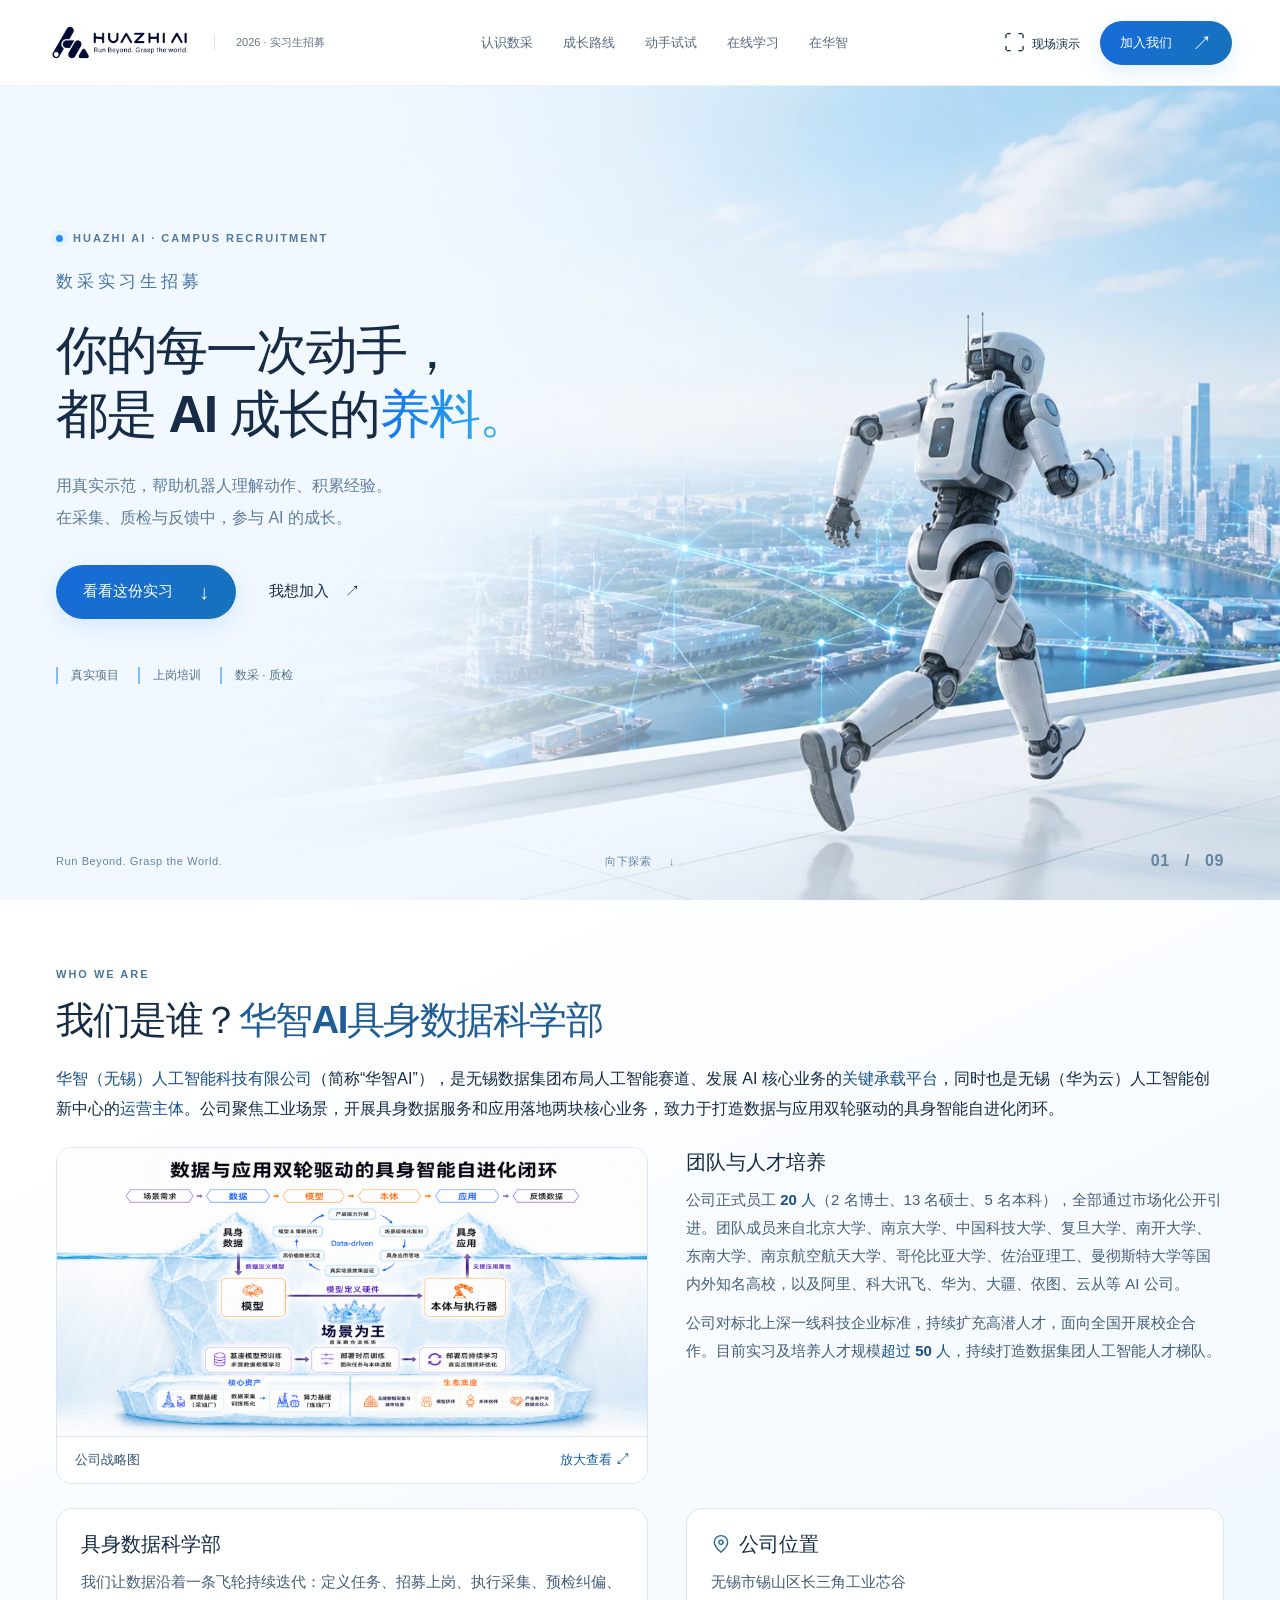
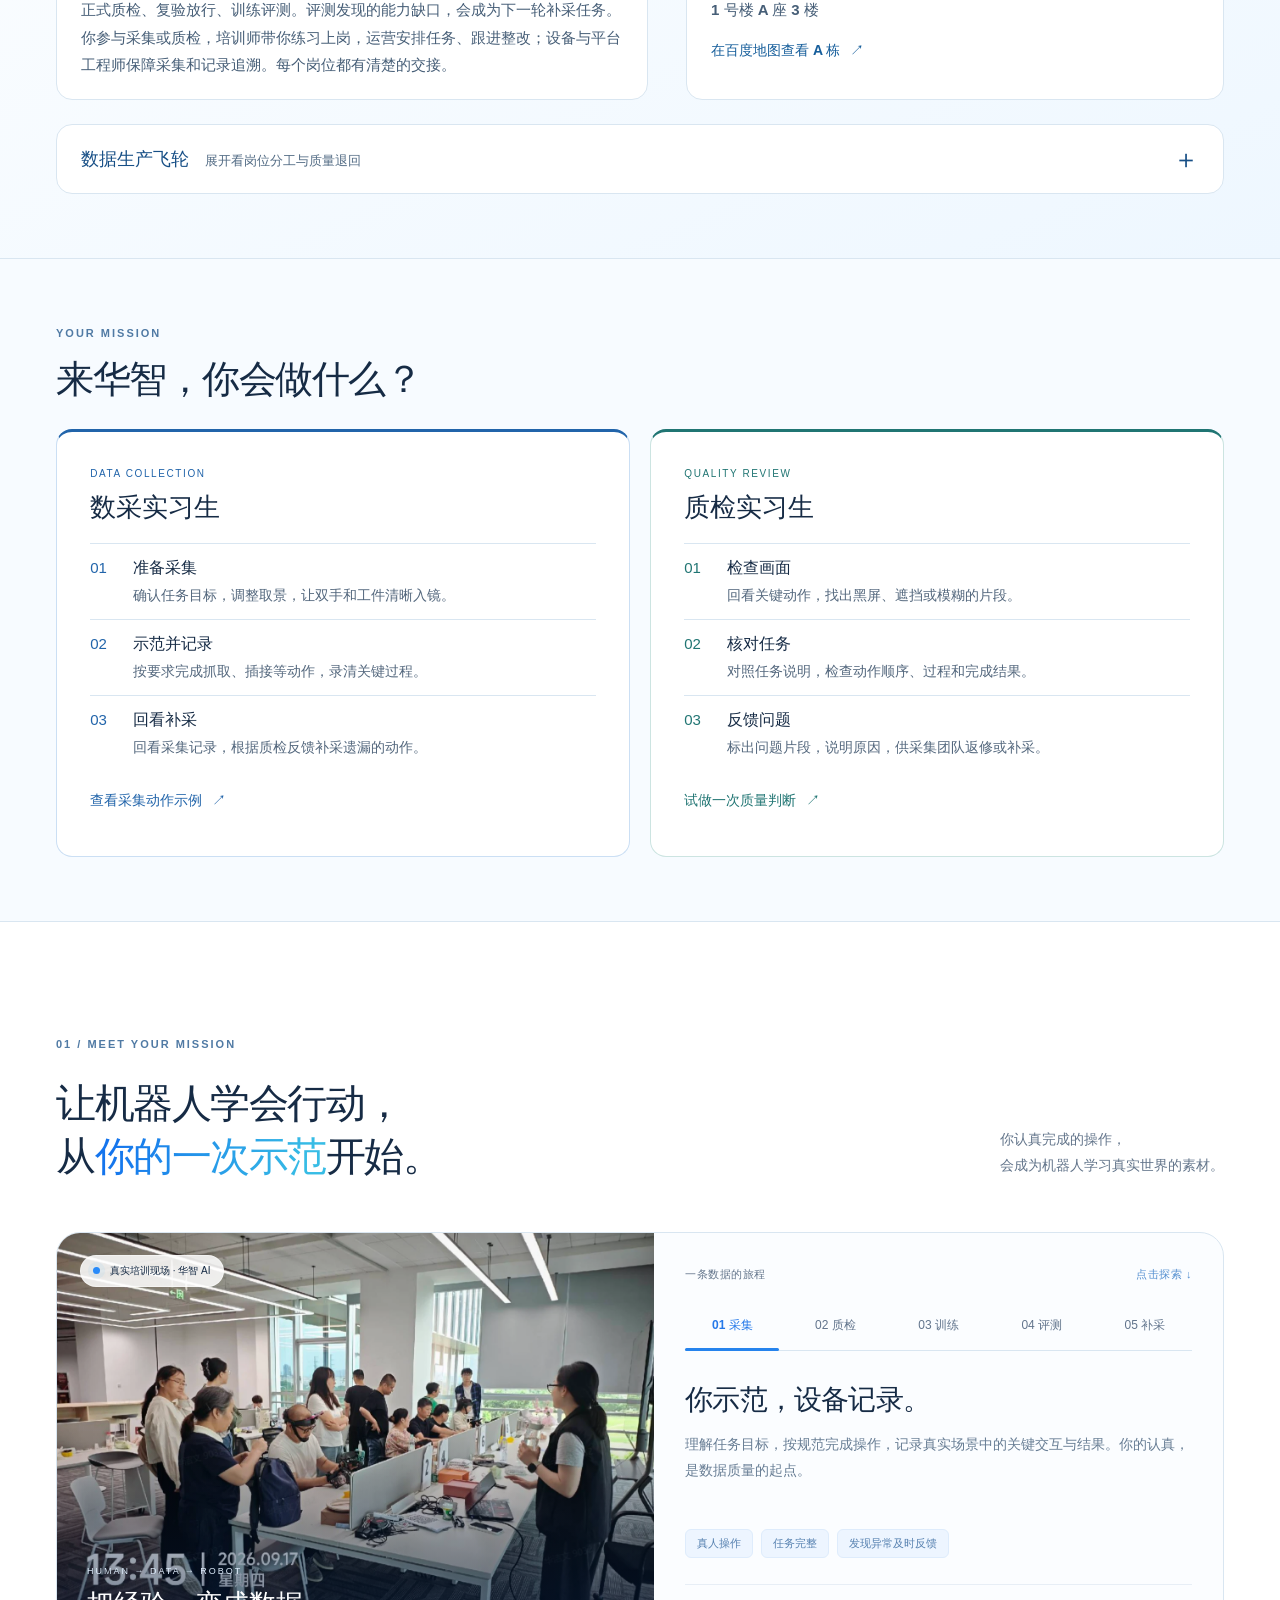
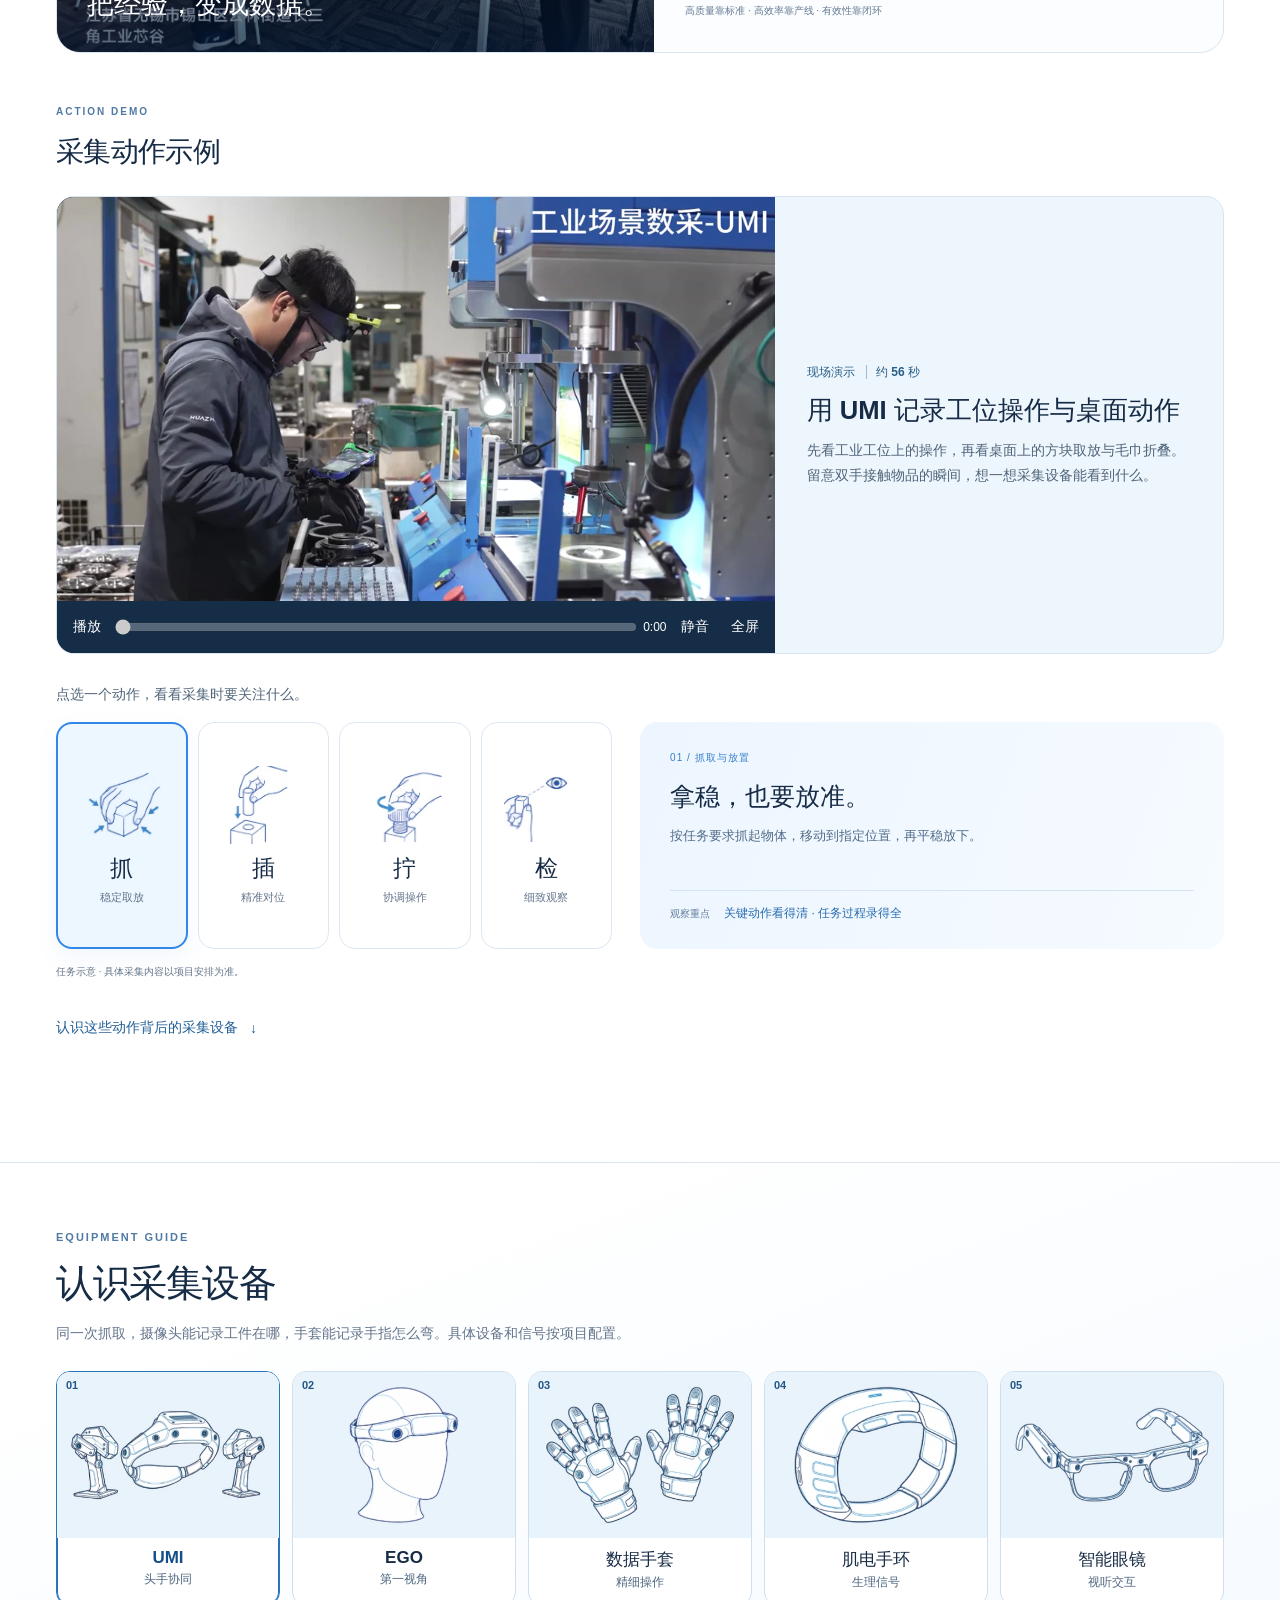
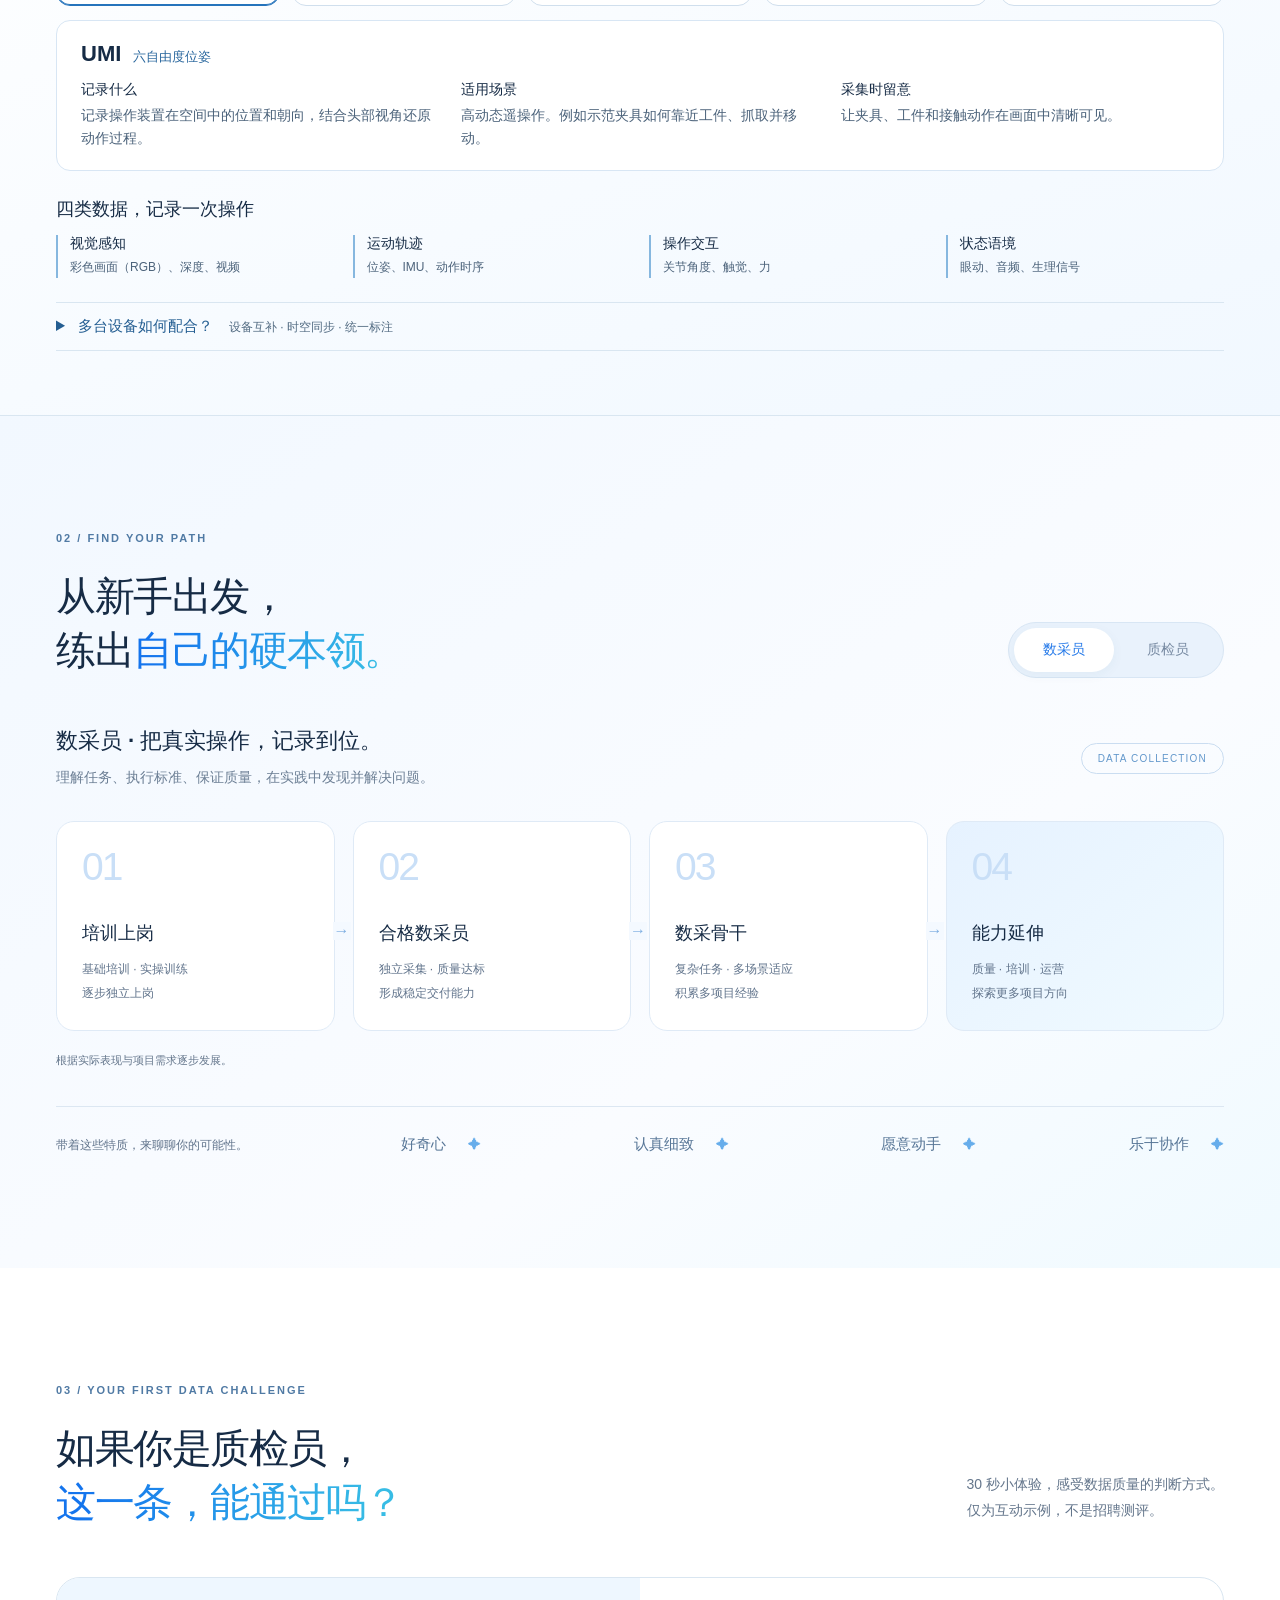
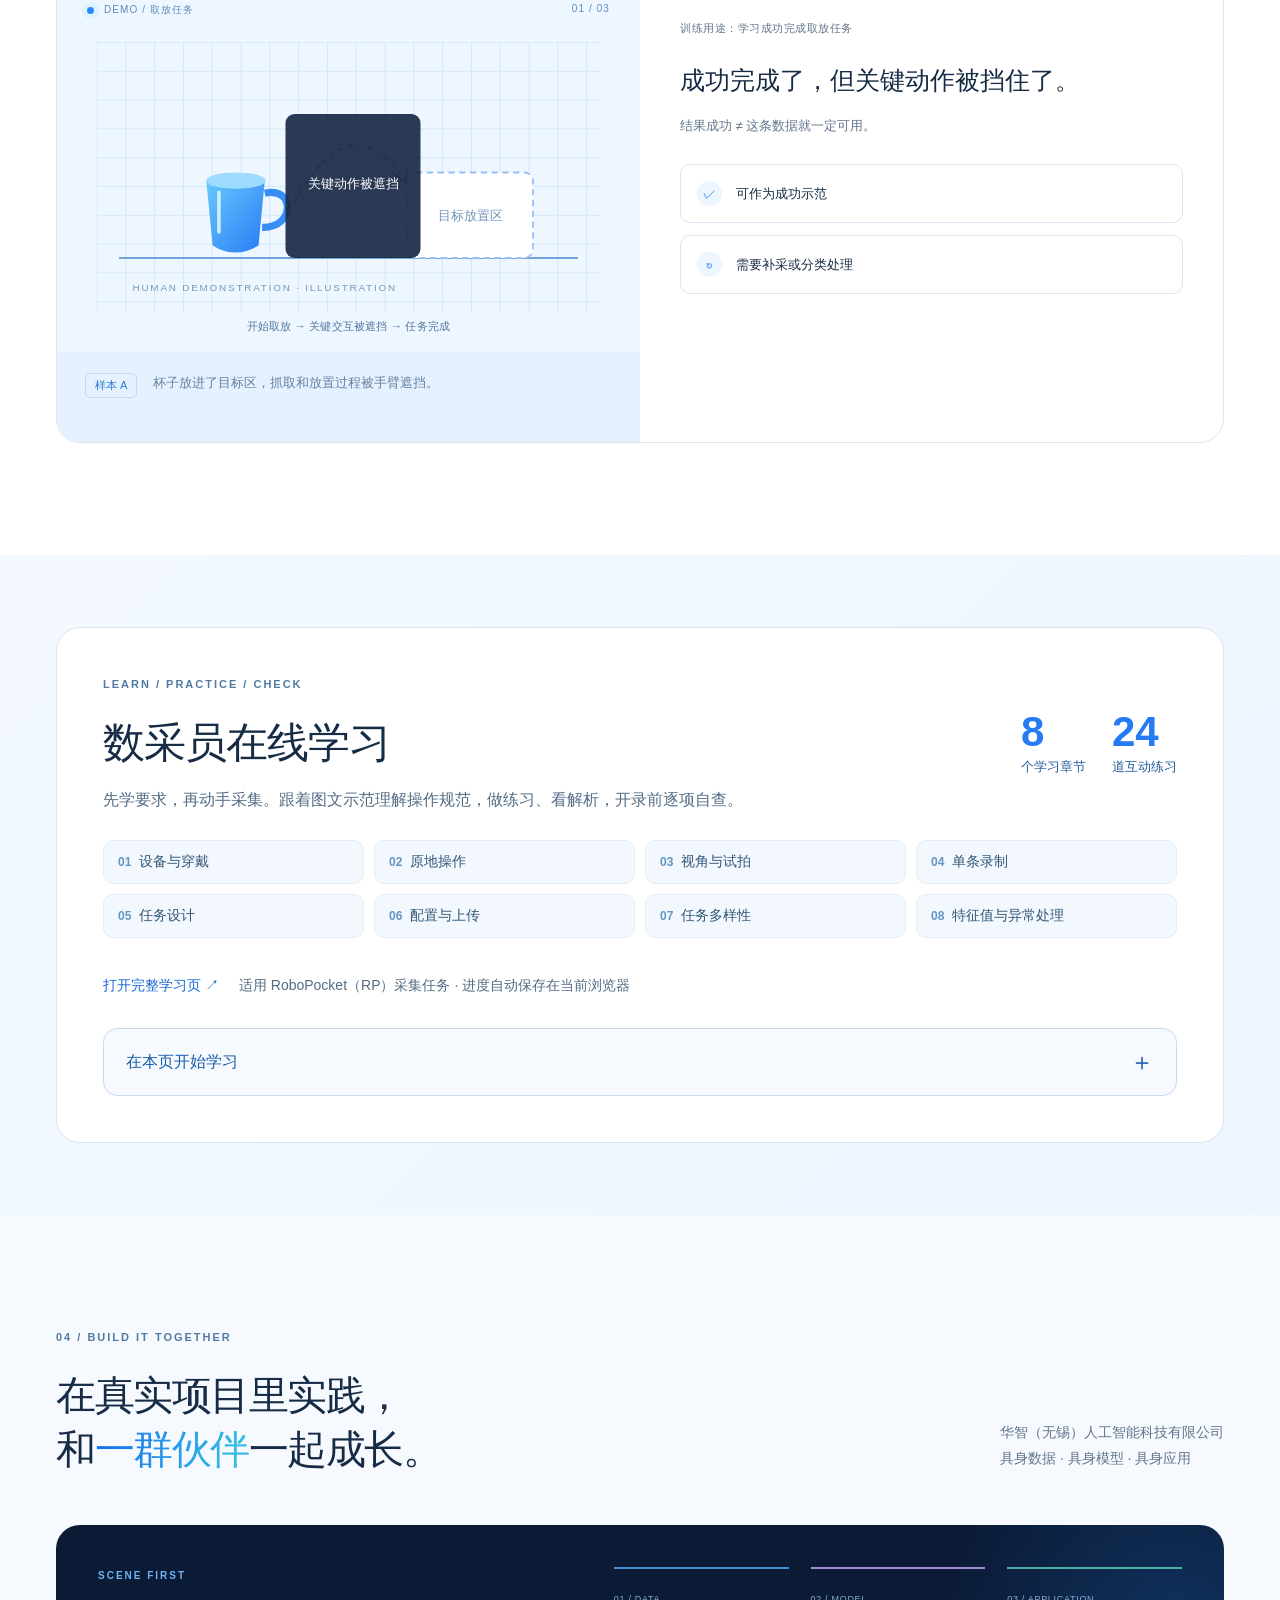
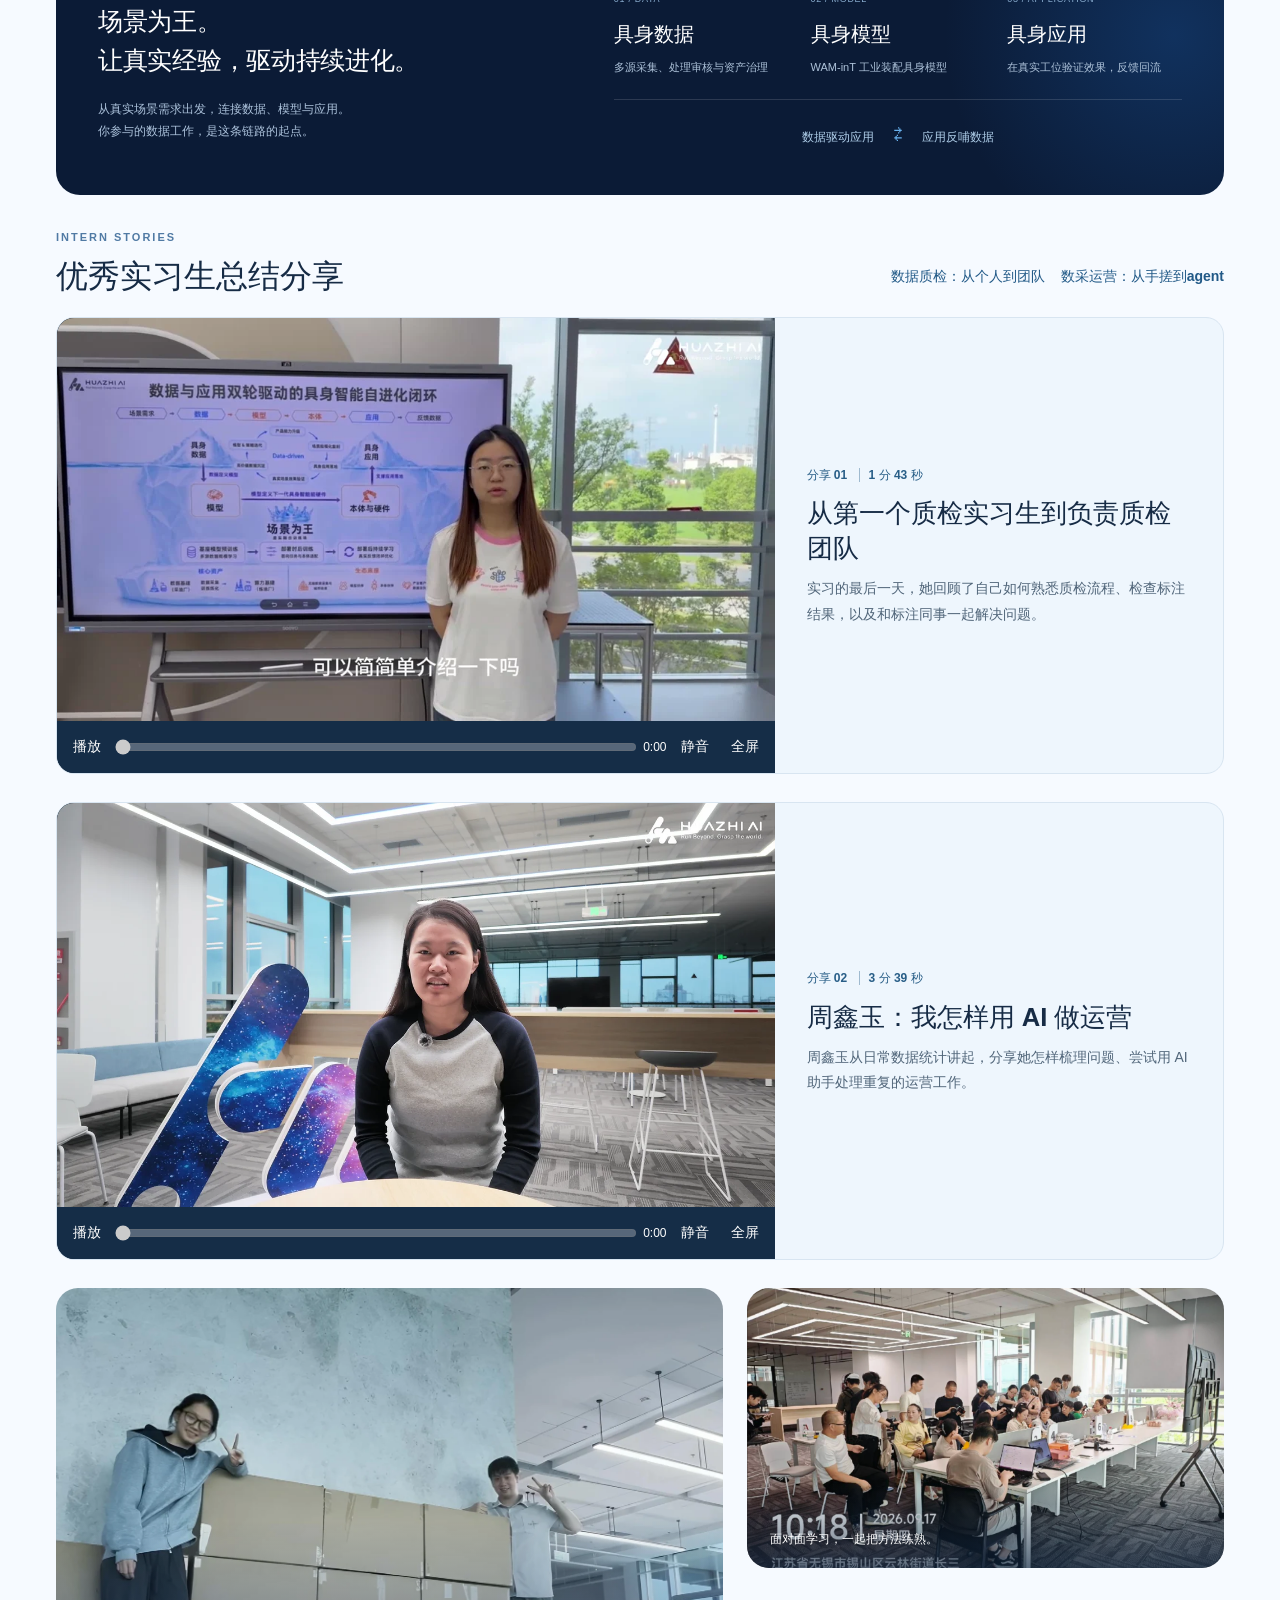
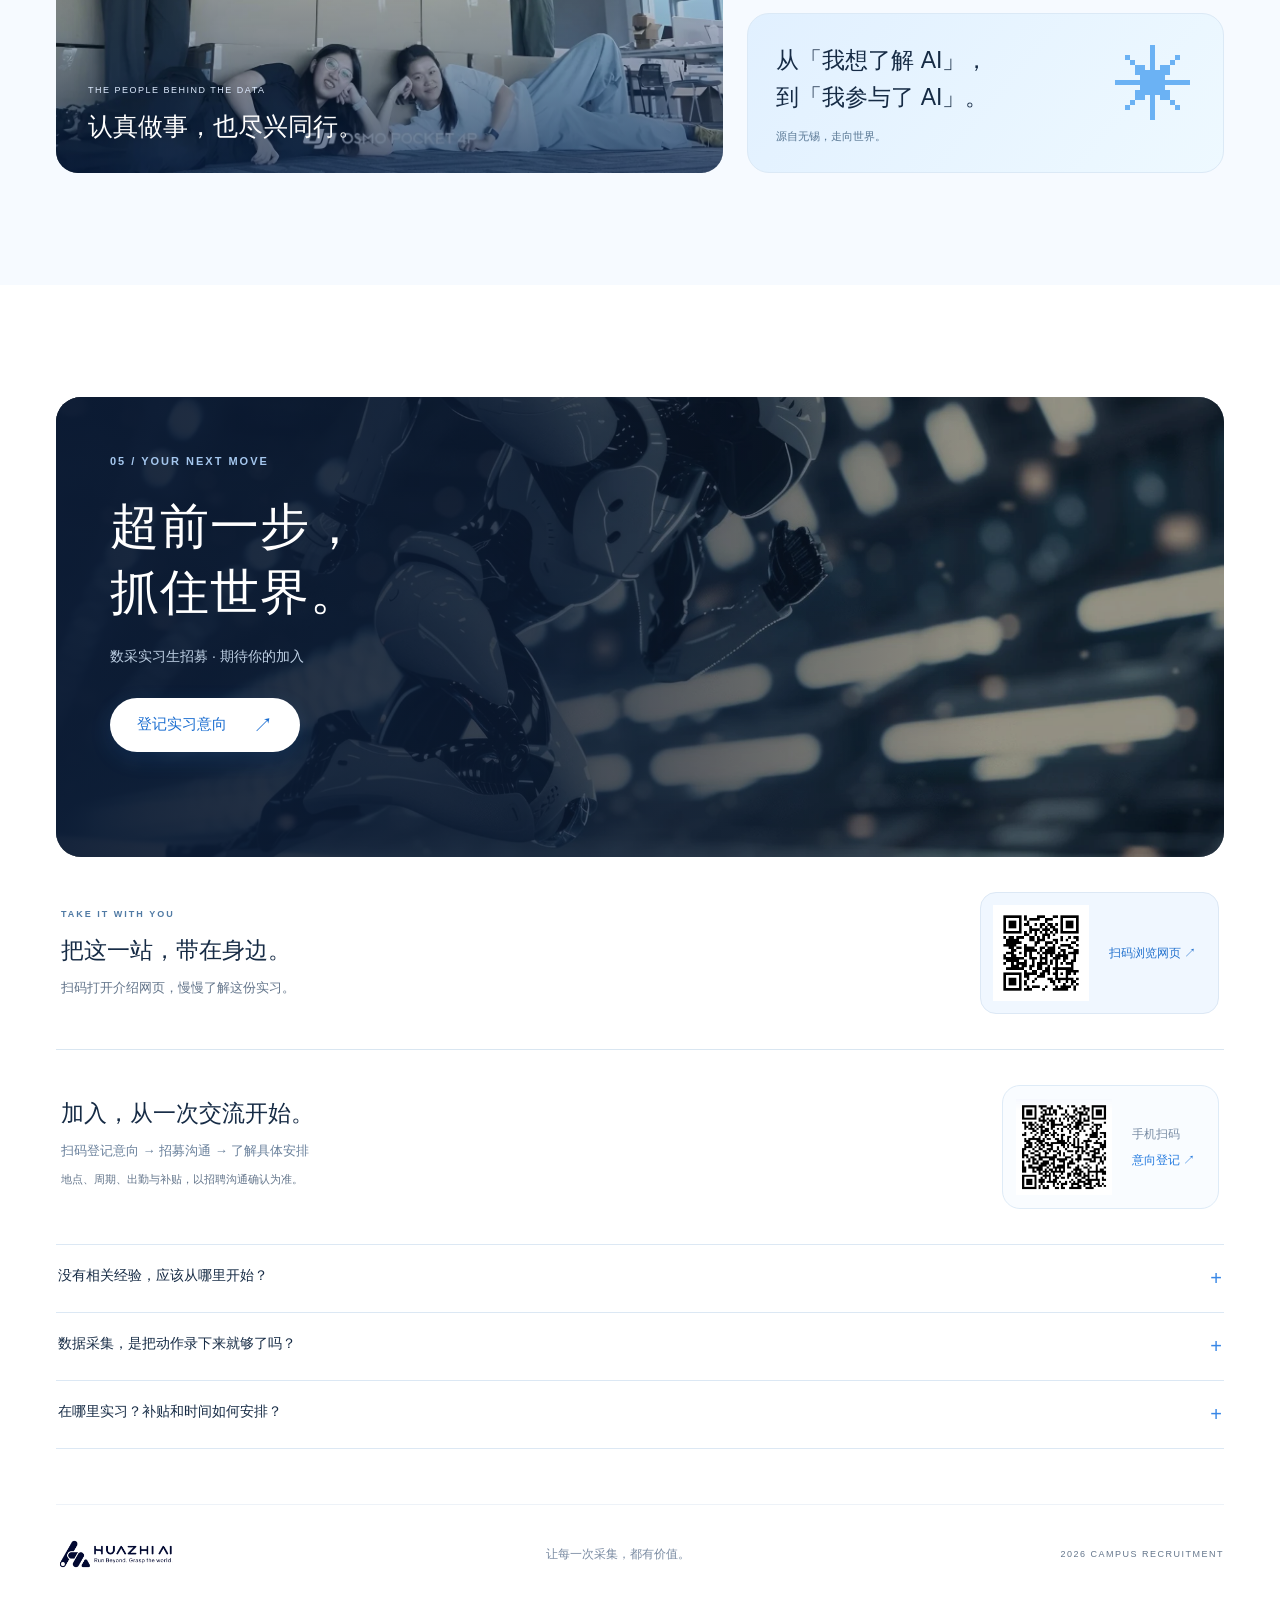
<file: index.html>
<!doctype html>
<html lang="zh-CN">
<head>
<meta charset="utf-8"><meta name="viewport" content="width=device-width,initial-scale=1">
<title>华智 AI · 数采实习生招募</title>
<meta name="description" content="加入华智 AI 数采实习：走进真实场景，参与数据采集与质量检查，用每一次认真操作，帮助机器人理解真实世界。">
<meta name="robots" content="noindex, nofollow"><meta name="theme-color" content="#e9f5ff"><link rel="icon" href="favicon.svg" type="image/svg+xml"><link rel="stylesheet" href="style.css?v=20261102-stories">
<style>
#identity-datawheel { margin-top: 24px; border: 1px solid #d9e6f1; border-radius: 16px; background: #fff; overflow: hidden; }
#identity-datawheel > summary { display: flex; justify-content: space-between; align-items: center; gap: 16px; min-height: 68px; padding: 18px 24px; color: #174f86; cursor: pointer; list-style: none; }
#identity-datawheel > summary::-webkit-details-marker { display: none; }
#identity-datawheel > summary:focus-visible { outline: 3px solid #267bf5; outline-offset: -4px; }
#identity-datawheel .identity-wheel-label { display: flex; align-items: baseline; flex-wrap: wrap; gap: 5px 16px; }
#identity-datawheel .identity-wheel-label strong { font-size: 18px; font-weight: 600; }
#identity-datawheel .identity-wheel-label span { color: #536c85; font-size: 13px; }
#identity-datawheel .identity-wheel-mark { flex: none; font-size: 26px; line-height: 1; transition: transform .2s; }
#identity-datawheel[open] > summary { border-bottom: 1px solid #d9e6f1; }
#identity-datawheel[open] .identity-wheel-mark { transform: rotate(45deg); }
@media (max-width: 650px) { #identity-datawheel > summary { padding: 16px 18px; } }
#hz-datawheel{--ink:#162b45;--muted:#536c85;--blue:#267bf5;--cyan:#37b8ef;--line:#d9e6f1;--paper:#f8fbff;--supp:#205d94;container-type:inline-size;isolation:isolate;color:var(--ink);font:400 16px/1.55 "PingFang SC","Microsoft YaHei","Helvetica Neue",Arial,sans-serif;background:linear-gradient(155deg,#fff 12%,#eef7ff);width:100%;text-align:left;-webkit-text-size-adjust:100%}
#hz-datawheel *,#hz-datawheel *:before,#hz-datawheel *:after{box-sizing:border-box}
#hz-datawheel h3,#hz-datawheel h4,#hz-datawheel p{margin:0;color:inherit}
#hz-datawheel button{font:inherit;color:inherit;cursor:pointer;touch-action:manipulation}
#hz-datawheel button:focus-visible{outline:3px solid #267bf5;outline-offset:3px}
#hz-datawheel .fw-wrap{max-width:1280px;margin-inline:auto;padding:clamp(16px,2.5cqw,36px) clamp(16px,3.5cqw,52px)}
#hz-datawheel .fw-header{display:flex;flex-wrap:wrap;align-items:center;justify-content:space-between;gap:18px 24px;margin-bottom:24px}
#hz-datawheel .fw-header>div:first-child{min-width:0}
#hz-datawheel .fw-eyebrow{font:bold 10px/1.4 Arial,sans-serif;letter-spacing:2px;color:#47799c;margin:0 0 6px}
#hz-datawheel h3{font-size:clamp(26px,2.8cqw,36px);letter-spacing:-.025em;line-height:1.35;font-weight:650}
#hz-datawheel h3 span{display:inline-block;color:#205d94}
#hz-datawheel .fw-sub{margin-top:6px;font-size:15px;color:#465e77}
#hz-datawheel .fw-modes{display:inline-flex;padding:4px;border:1px solid var(--line);border-radius:100px;background:#e9f2fc;flex:none}
#hz-datawheel .fw-modes button{border:0;border-radius:100px;background:transparent;padding:8px 14px;color:#496986;font-size:14px;white-space:nowrap}
#hz-datawheel .fw-modes [aria-pressed=true]{background:white;color:#1762b7;box-shadow:0 2px 7px #314e7014;font-weight:600}
#hz-datawheel .fw-main{display:grid;grid-template-columns:minmax(0,1.1fr) minmax(0,1fr);gap:clamp(20px,2.4cqw,32px);align-items:stretch}
#hz-datawheel .fw-wheelbox,#hz-datawheel .fw-detail{border:1px solid var(--line);border-radius:16px;background:white;min-width:0}
#hz-datawheel .fw-wheelbox{position:relative;display:grid;place-items:center;padding:12px;background:radial-gradient(ellipse at 48% 48%,#fff 27%,#edf7ff 100%);overflow:hidden}
#hz-datawheel .fw-wheel{width:min(100%,480px);display:block;aspect-ratio:1;overflow:visible;margin-inline:auto}
#hz-datawheel .fw-wheel text{font-family:"PingFang SC","Microsoft YaHei",Arial,sans-serif;text-anchor:middle;dominant-baseline:middle;pointer-events:none}
#hz-datawheel .fw-slice{fill:#dfedfd;stroke:white;stroke-width:2;transition:fill .2s}
#hz-datawheel .fw-slice.active{fill:url(#hzfw-active)}
#hz-datawheel .fw-tip{fill:#45a5e3}#hz-datawheel .fw-lab .stage{fill:#183d62;font-size:17px;font-weight:600}#hz-datawheel .fw-lab .idx{fill:#51718c;font:600 12px Arial,sans-serif}
#hz-datawheel .fw-owner,#hz-datawheel .fw-lab .owner{font-size:13px;fill:#365e80}#hz-datawheel .fw-lab.active text{fill:white}
#hz-datawheel .fw-detail{padding:clamp(18px,2cqw,28px);display:flex;flex-direction:column;gap:13px}
#hz-datawheel .fw-statebar{display:flex;flex-wrap:wrap;gap:10px;align-items:center;justify-content:space-between;color:#52728e;font:600 11px Arial,sans-serif;letter-spacing:1px}
#hz-datawheel .fw-toggle{border:1px solid #c4d9ef;background:#fff;border-radius:100px;padding:7px 13px;font-size:13px;color:#205d94;min-height:34px}
#hz-datawheel .fw-line{height:3px;border-radius:9px;background:#e1edf8;overflow:hidden}#hz-datawheel .fw-line b{display:block;background:linear-gradient(90deg,#267bf5,#37b8ef);height:100%;transform-origin:left}
#hz-datawheel .fw-stage{color:#47799c;font-size:12px}
#hz-datawheel .fw-detail h4{font-size:clamp(24px,2.35cqw,34px);font-weight:620;line-height:1.3;letter-spacing:-.02em}
#hz-datawheel .fw-action{font-size:16px;line-height:1.65;color:#354d66;min-height:3.3em}
#hz-datawheel .fw-facts{margin:0;display:grid;grid-template-columns:55px minmax(0,1fr);font-size:14px;gap:5px 11px;line-height:1.6}
#hz-datawheel .fw-facts dt{color:#60778c}#hz-datawheel .fw-facts dd{margin:0;color:#174f86;overflow-wrap:anywhere}
#hz-datawheel .fw-menu{margin-top:auto;padding-top:15px;border-top:1px solid var(--line)}
#hz-datawheel .fw-menutitle{color:#526e88;font-size:12px;margin-bottom:6px}
#hz-datawheel .fw-nav{display:flex;flex-wrap:wrap;gap:5px}
#hz-datawheel .fw-nav button{padding:4px 9px;border:1px solid #d9e6f1;border-radius:7px;background:white;color:#40607b;font-size:13px;line-height:1.5}
#hz-datawheel .fw-nav button[aria-pressed=true]{background:#eaf4ff;border-color:#82b7f5;color:#185cae}
#hz-datawheel .fw-below{display:grid;grid-template-columns:1fr 1fr;gap:clamp(14px,2.4cqw,36px);margin-top:14px}
#hz-datawheel .fw-support{border:1px solid var(--line);border-radius:16px;background:#fff;padding:12px 18px;color:#465e77;font-size:14px;line-height:1.65}
#hz-datawheel .fw-support strong{font-size:16px;color:#174f86;font-weight:600}
#hz-datawheel .fw-foot{margin-top:11px;display:flex;justify-content:space-between;color:#526e87;font-size:12px;gap:12px;flex-wrap:wrap}
#hz-datawheel .fw-hidden{position:absolute;width:1px;height:1px;margin:-1px;overflow:hidden;clip-path:inset(50%)}
@container(max-width:900px){#hz-datawheel .fw-wrap{padding:22px}#hz-datawheel .fw-main{grid-template-columns:minmax(0,1fr);gap:18px}#hz-datawheel .fw-wheelbox{padding:16px}#hz-datawheel .fw-detail{gap:12px}#hz-datawheel .fw-action{min-height:0}#hz-datawheel .fw-nav button{padding:7px 11px}}
@container(max-width:620px){#hz-datawheel .fw-header{display:block;margin-bottom:18px}#hz-datawheel .fw-modes{margin-top:15px}#hz-datawheel .fw-below{grid-template-columns:minmax(0,1fr);gap:10px}#hz-datawheel .fw-wheelbox{padding:6px}#hz-datawheel .fw-wrap{padding:18px 12px}#hz-datawheel .fw-detail h4{font-size:24px}#hz-datawheel .fw-sub,#hz-datawheel .fw-action{font-size:14px}#hz-datawheel .fw-foot{gap:4px}#hz-datawheel .fw-lab .stage{font-size:19px}#hz-datawheel .fw-lab .idx{font-size:14px}#hz-datawheel .fw-lab .owner{font-size:14px}#hz-datawheel .fw-owner{font-size:15px}}
@media(pointer:coarse){#hz-datawheel .fw-toggle,#hz-datawheel .fw-modes button,#hz-datawheel .fw-nav button{min-height:44px}}
</style>
<style>
/* Recruitment learning module */
#learning{scroll-margin-top:100px;background:linear-gradient(135deg,#f3f9ff,#edf5ff);padding:72px 0;color:#162b45}
#learning .learning-card{background:#fff;border:1px solid #d9e6f1;border-radius:24px;padding:clamp(24px,4vw,46px)}
#learning .learning-heading{display:flex;justify-content:space-between;align-items:center;gap:28px;margin-bottom:24px}
#learning h2{font-size:clamp(28px,4vw,42px);line-height:1.3;margin:0 0 14px;letter-spacing:-1px}
#learning .learning-copy{font-size:16px;line-height:1.85;color:#536c85;margin:0;max-width:660px}
#learning .learning-stats{display:flex;gap:26px;flex:none;color:#235e99}
#learning .learning-stats span{display:grid;gap:5px;font-size:13px;white-space:nowrap}
#learning .learning-stats strong{font:600 42px/1 Arial,sans-serif;color:#267bf5}
#learning .learning-topics{display:grid;grid-template-columns:repeat(4,minmax(0,1fr));list-style:none;gap:10px;padding:0;margin:26px 0}
#learning .learning-topics li{background:#f3f8fe;border:1px solid #e3edf7;border-radius:10px;padding:12px 14px;font-size:14px;color:#315776}
#learning .learning-topics b{color:#6396c2;margin-right:8px;font-size:12px}
#learning .learning-links{display:flex;align-items:center;gap:20px;flex-wrap:wrap;margin:0 0 20px;font-size:14px;color:#536c85}
#learning .learning-full{color:#1766d5;font-weight:600;text-decoration:none;min-height:44px;display:inline-flex;align-items:center}
#learning .learning-full:hover{text-decoration:underline}
#learning .learning-embed{border:1px solid #c9dced;border-radius:14px;padding:0;overflow:hidden;background:#f6faff}
#learning .learning-embed>summary{padding:17px 22px;list-style:none;cursor:pointer;font-size:16px;font-weight:600;color:#185eab;display:flex;justify-content:space-between;align-items:center;gap:12px;min-height:58px}
#learning .learning-embed>summary::-webkit-details-marker{display:none}
#learning .learning-embed>summary:after{content:'＋';font-size:24px;font-weight:400}
#learning .learning-embed[open]>summary{border-bottom:1px solid #c9dced}
#learning .learning-embed[open]>summary:after{content:'−'}
#learning .learning-embed iframe{display:block;border:0;width:100%;height:820px;background:#f3f8fd}
#learning a:focus-visible,#learning summary:focus-visible{outline:3px solid #267bf5;outline-offset:3px}
@media(max-width:650px){#learning{padding:46px 0;scroll-margin-top:80px}#learning .learning-heading{align-items:flex-start;flex-direction:column;gap:22px}#learning .learning-stats{gap:34px}#learning .learning-stats span{display:flex;align-items:baseline;gap:8px}#learning .learning-stats strong{font-size:30px}#learning .learning-topics{grid-template-columns:repeat(2,minmax(0,1fr));gap:8px}#learning .learning-topics li{padding:10px;font-size:12px}#learning .learning-copy{font-size:14px}#learning .learning-embed>summary{font-size:14px;padding:15px}#learning .learning-embed iframe{height:78svh;min-height:590px}#learning .learning-card{padding:22px 18px}}
</style>
</head>
<body>
<a class="skip-link" href="#about">跳到主要内容</a>
<header class="site-header"><a class="brand" href="#home" aria-label="华智 AI 首页"><img src="logo.webp" alt="HUAZHI AI 华智"><span>2026 · 实习生招募</span></a><nav aria-label="主导航"><a href="#journey">认识数采</a><a href="#growth">成长路线</a><a href="#lab">动手试试</a><a href="#learning">在线学习</a><a href="#team">在华智</a></nav><div class="header-actions"><button class="present-button" id="present-toggle" aria-label="现场演示" aria-pressed="false"><span aria-hidden="true">⛶</span> <span class="present-label">现场演示</span></button><button class="button small" data-apply>加入我们 <span aria-hidden="true">↗</span></button></div></header>
<main>
<section id="home" class="hero chapter" tabindex="-1" data-title="AI 成长的养料">
<div class="hero-art" role="img" aria-label="奔向未来城市的机器人"></div>
<div class="hero-content wrap"><div class="eyebrow"><i class="live-dot"></i> HUAZHI AI · CAMPUS RECRUITMENT</div><p class="hero-pretitle">数采实习生招募</p><h1><span class="hero-line">你的每一次动手，</span><span class="hero-line">都是 AI 成长的<span class="gradient-text">养料。</span></span></h1><p class="hero-copy">用真实示范，帮助机器人理解动作、积累经验。<br>在采集、质检与反馈中，参与 AI 的成长。</p><div class="hero-buttons"><a class="button" href="#mission">看看这份实习 <span aria-hidden="true">↓</span></a><button class="text-link" data-apply>我想加入 <span aria-hidden="true">↗</span></button></div><div class="hero-tags"><span>真实项目</span><span>上岗培训</span><span>数采 · 质检</span></div></div>
<div class="hero-bottom wrap"><span>Run Beyond. Grasp the World.</span><a href="#about">向下探索 <span aria-hidden="true">↓</span></a><span class="hero-counter">01 <i>/</i> 09</span></div>
</section>
<section class="identity chapter" id="about" tabindex="-1" data-title="我们是谁" aria-labelledby="identity-title">
  <div class="wrap">
    <header class="identity-heading">
      <p class="eyebrow" lang="en">WHO WE ARE</p>
      <h2 id="identity-title">我们是谁？<span>华智AI具身数据科学部</span></h2>
    </header>
    <p class="identity-summary"><strong>华智（无锡）人工智能科技有限公司</strong>（简称“华智AI”），是无锡数据集团布局人工智能赛道、发展 AI 核心业务的<strong>关键承载平台</strong>，同时也是无锡（华为云）人工智能创新中心的<strong>运营主体</strong>。公司聚焦工业场景，开展具身数据服务和应用落地两块核心业务，致力于打造数据与应用双轮驱动的具身智能自进化闭环。</p>
    <div class="identity-layout">
      <figure class="identity-strategy">
        <button type="button" class="strategy-open" aria-label="放大查看公司战略图" aria-haspopup="dialog" aria-controls="strategy-viewer">
          <img src="company-strategy.png" width="926" height="452" loading="lazy" alt="华智AI公司战略图，从场景需求出发，连接数据、模型、本体与应用，并将反馈数据用于下一轮迭代。">
          <span class="strategy-caption"><strong>公司战略图</strong><span>放大查看 <i aria-hidden="true">⤢</i></span></span>
        </button>
      </figure>
      <article class="identity-people">
        <h3>团队与人才培养</h3>
        <p>公司正式员工 <strong>20 人</strong>（2 名博士、13 名硕士、5 名本科），全部通过市场化公开引进。团队成员来自北京大学、南京大学、中国科技大学、复旦大学、南开大学、东南大学、南京航空航天大学、哥伦比亚大学、佐治亚理工、曼彻斯特大学等国内外知名高校，以及阿里、科大讯飞、华为、大疆、依图、云从等 AI 公司。</p>
        <p>公司对标北上深一线科技企业标准，持续扩充高潜人才，面向全国开展校企合作。目前实习及培养人才规模<strong>超过 50 人</strong>，持续打造数据集团人工智能人才梯队。</p>
      </article>
    </div>
    <div class="identity-footer">
      <article class="identity-department">
        <h3>具身数据科学部</h3>
        <p>我们让数据沿着一条飞轮持续迭代：定义任务、招募上岗、执行采集、预检纠偏、正式质检、复验放行、训练评测。评测发现的能力缺口，会成为下一轮补采任务。</p>
        <p>你参与采集或质检，培训师带你练习上岗，运营安排任务、跟进整改；设备与平台工程师保障采集和记录追溯。每个岗位都有清楚的交接。</p>
      </article>
      <section class="company-location" id="location" aria-labelledby="location-title">
        <h3 id="location-title"><svg width="20" height="20" viewBox="0 0 24 24" fill="none" stroke="currentColor" stroke-width="1.7" aria-hidden="true"><path d="M20 10c0 5-8 12-8 12S4 15 4 10a8 8 0 1 1 16 0Z"/><circle cx="12" cy="10" r="2.5"/></svg>公司位置</h3>
        <address>无锡市锡山区长三角工业芯谷<br><strong>1 号楼 A 座 3 楼</strong></address>
        <a class="location-link" href="https://api.map.baidu.com/place/detail?uid=377add8473e5394af4231078&amp;output=html&amp;src=webapp.huazhi.recruit" target="_blank" rel="noopener noreferrer">在百度地图查看 A 栋 <span aria-hidden="true">↗</span></a>
      </section>
    </div>
    <details id="identity-datawheel">
      <summary><span class="identity-wheel-label"><strong>数据生产飞轮</strong><span>展开看岗位分工与质量退回</span></span><span class="identity-wheel-mark" aria-hidden="true">＋</span></summary>
<section id="hz-datawheel" lang="zh-CN" aria-labelledby="datawheel-title">
<div class="fw-wrap">
<noscript><p class="fw-sub">生产闭环：定义任务、招募上岗、执行采集、预检纠偏、正式质检、复验放行、训练评测；评测发现的能力缺口用于下一轮补采。启用 JavaScript 后可逐项查看岗位分工和质量退回流程。</p></noscript>
<header class="fw-header">
<div><p class="fw-eyebrow" lang="en">HUAZHI AI · DATA OPERATIONS</p><h3 id="datawheel-title">具身智能<span>数据生产飞轮</span></h3><p class="fw-sub">从任务定义到模型评测，用能力缺口决定下一轮补采。</p></div>
<div class="fw-modes" role="group" aria-label="演示流程"><button type="button" data-mode="main" aria-pressed="true">生产闭环</button><button type="button" data-mode="qa" aria-pressed="false">质量退回</button></div>
</header>
<div class="fw-main">
<div class="fw-wheelbox">
<svg class="fw-wheel" viewBox="0 0 480 480" role="img" aria-label="由七个岗位环节组成的旋转飞轮，岗位详情在右侧或下方显示。">
<defs><linearGradient id="hzfw-active" x1="0" y1="0" x2="1" y2="1" gradientUnits="objectBoundingBox"><stop stop-color="#186dd7"/><stop offset="1" stop-color="#2183cb"/></linearGradient></defs>
<g transform="translate(240,240)">
<circle r="219" fill="none" stroke="#c5dae9"/><g class="fw-ticks"></g><g class="fw-rotor"></g><g class="fw-labels"></g>
<circle r="94" fill="#fff" stroke="#dceaf6"/><circle r="88" fill="#f7fbff"/>
<text y="-20" fill="#183d62" font-size="17" font-weight="600">运营统筹</text><text y="4" class="fw-owner" font-weight="400">数据运营负责人</text><text y="30" fill="#526e88" font-size="12">优先级 · 资源 · 交期</text>
<path d="M-7,-220 L7,-220 L0,-208 Z" fill="#1e69bc"/>
</g></svg></div>
<section class="fw-detail" aria-label="当前岗位与交接" aria-live="off">
<div class="fw-statebar"><span class="fw-count"></span><button class="fw-toggle" type="button" aria-pressed="false">播放</button></div>
<div class="fw-line"><b></b></div><p class="fw-stage"></p>
<h4 class="fw-role"></h4><p class="fw-action"></p>
<dl class="fw-facts"><dt>交付物</dt><dd class="fw-out"></dd><dt>下一站</dt><dd class="fw-next"></dd></dl>
<div class="fw-menu"><p class="fw-menutitle">选择岗位，暂停查看</p><div class="fw-nav" role="group" aria-label="选取环节"></div></div>
</section></div>
<div class="fw-below">
<div class="fw-support"><strong>设备与采集工程师</strong><br>校准设备、核对同步，处理工位故障并验证复机。</div>
<div class="fw-support"><strong>数据平台工程师</strong><br>校验入库数据，关联样本编号、质检记录和训练版本。</div>
</div>
<div class="fw-foot"><span>具身数据科学部 · 数据运营团队</span></div>
<div class="fw-hidden" role="status" aria-live="polite" aria-atomic="true"></div>
</div>
<script>
(()=>{
 const root=document.getElementById('hz-datawheel');
 if(!root || root.dataset.ready)return;
 root.dataset.ready='1';
 const disclosure=root.closest('details');
 const get=s=>root.querySelector(s),ns='http://www.w3.org/2000/svg';
 const main=[
 ['定义任务','数据需求负责人','把模型能力缺口拆成任务、场景配额和验收要求，与需求方确认采集用途。','任务卡与采集配方','培训师按任务要求准备人员。'],
 ['招募上岗','培训师','按岗位缺口招募成员，组织筛选、试做、培训和复训，与用人岗位确认上岗资格。','可排班名单与首班辅导要求','数采运营派工，数采员按卡执行。'],
 ['执行采集','数采员','检查工位，按任务卡采集并自查。标明成功、失败或恢复，上传可追溯的记录。','采集记录、任务与设备版本、结果标签','数采运营查收并预检。'],
 ['预检纠偏','数采运营','排班派工、预检数据，将问题反馈到数采员并跟踪整改。减少等待和返工，提高每工时合格产出。','送检清单、问题证据与整改记录','质检人员按当版规则独立判定。'],
 ['正式质检','质检人员','按当版规则独立判定受检样本，标出问题帧、对应规则和证据，提交争议项。','样本判定与缺陷证据','质检运营安排复核、隔离或放行。'],
 ['复验放行','质检运营','组织抽检与复验，签署批次放行结论。优化派单和回放用时，用独立复核检查误放、误退。','批次放行清单、隔离范围与版本','数采运营按清单交付，验收后的数据版本进入训练。'],
 ['训练评测','算法评测负责人','按版本训练，在独立场景评测技能表现，记录改善和仍存在的能力缺口。','评测结果与下一轮补采建议','数据需求负责人调整配方，回到任务定义。']
 ];
 const qa=[
 ['正式退回','质检人员','定位缺失的起始画面，关联记录编号、问题帧与当版规则，提交退回依据。','退回记录与对应证据','数采运营接单并反馈到人。'],
 ['反馈到人','数采运营','将问题帧、具体改法和提交时限反馈给数采员。重复的操作问题请培训师协助带练。','整改要求、负责人和截止时间','数采员执行整改或补采。'],
 ['整改补采','数采员','按反馈完成同类任务，保留原记录，并把新样本与原编号关联。','带新旧关联的整改记录','数采运营重新预检。'],
 ['预检再送','数采运营','回看新样本的起止、关键画面与必填信息，将原缺陷证据和整改结果一起送检。','复验清单及整改证据','质量岗按原判据复验。'],
 ['正式复验','质检运营','安排质检员独立复验。此处演示复验通过的批次，签署放行结论，返回生产主线。','复验记录与批次处置结论','数采运营按放行清单交付。']
 ];
 const flows={main,qa},sec=6.5,reduce=matchMedia('(prefers-reduced-motion: reduce)');
 let mode='main',phase=0,play=false,userPaused=false,reducedOverride=false,inView=false,prior=null,shown=-1,raf=0,labels=[],slices=[],buttons=[];
 const rotor=get('.fw-rotor'),labelRoot=get('.fw-labels'),nav=get('.fw-nav');
 const mod=(v,n)=>((v%n)+n)%n;
 const pos=(r,a)=>[r*Math.cos(a*Math.PI/180),r*Math.sin(a*Math.PI/180)];
 function svg(tag,attrs,parent,txt){
  const e=document.createElementNS(ns,tag);for(const [k,v] of Object.entries(attrs))e.setAttribute(k,v);
  if(txt!==undefined)e.textContent=txt;parent.appendChild(e);return e;
 }
 function shape(a,b){
  const p=(r,t)=>pos(r,t).map(n=>n.toFixed(3)).join(' ');
  return 'M '+p(199,a)+' A199 199 0 0 1 '+p(199,b)+' L '+p(155,b+4.3)+' L '+p(111,b)+' A111 111 0 0 0 '+p(111,a)+' L '+p(155,a+4.3)+' Z';
 }
 const ticks=get('.fw-ticks');
 for(let i=0;i<84;i++){const a=i*360/84,p=pos(i%4?213:209,a),q=pos(217,a);svg('line',{x1:p[0],y1:p[1],x2:q[0],y2:q[1],stroke:i%4?'#d0e0ec':'#7ea6c8','stroke-width':i%4?1:1.6},ticks)}
 function build(){
  shown=-1; prior=null;rotor.replaceChildren();labelRoot.replaceChildren();nav.replaceChildren();
  slices=[];labels=[];buttons=[];
  const data=flows[mode],step=360/data.length;
  data.forEach((item,i)=>{
   const a=-90-i*step;
   slices.push(svg('path',{d:shape(a-step/2+1,a+step/2-1),class:'fw-slice'},rotor));
   const lab=svg('g',{class:'fw-lab'},labelRoot);labels.push(lab);
   svg('text',{y:-21,class:'idx'},lab,String(i+1).padStart(2,'0'));
   svg('text',{y:0,class:'stage'},lab,item[0]);
   svg('text',{y:21,class:'owner'},lab,item[1].replace('数据需求负责人','数据需求').replace('算法评测负责人','算法评测'));
   const btn=document.createElement('button');btn.type='button';
   btn.textContent=mode==='qa'?item[0]:item[1];btn.setAttribute('aria-label','查看'+item[0]+'，'+item[1]);
   btn.addEventListener('click',()=>{phase=i;userPaused=true;reducedOverride=false;schedule();save();status('已暂停，'+item[0]+'，'+item[1])});
   nav.appendChild(btn);buttons.push(btn);
  });
  get('.fw-wheel').setAttribute('aria-label',mode==='main'?'生产飞轮包含七个环节，可选择下方岗位查看详情，或播放动画。':'质量退回流程，依次演示退回、反馈、整改、预检与复验。');
  root.querySelectorAll('[data-mode]').forEach(b=>b.setAttribute('aria-pressed',String(b.dataset.mode===mode)));
  render();
 }
 const status=t=>{get('[role=status]').textContent=t};
 function render(){
  const data=flows[mode],n=data.length,step=360/n,deg=phase*step,idx=mod(Math.floor(phase+.5),n);
  rotor.setAttribute('transform','rotate('+deg.toFixed(3)+')');
  labels.forEach((g,i)=>{const [x,y]=pos(163,-90-i*step+deg);g.setAttribute('transform','translate('+x.toFixed(3)+' '+y.toFixed(3)+')')});
  if(shown!==idx){
   const item=data[idx];shown=idx;
   slices.forEach((e,i)=>e.classList.toggle('active',i===idx));labels.forEach((e,i)=>e.classList.toggle('active',i===idx));
   buttons.forEach((e,i)=>e.setAttribute('aria-pressed',String(i===idx)));
   get('.fw-count').textContent=(mode==='main'?'PRODUCTION':'QUALITY REVIEW')+'   '+String(idx+1).padStart(2,'0')+' / '+String(n).padStart(2,'0');
   get('.fw-stage').textContent=item[0];get('.fw-role').textContent=item[1];get('.fw-action').textContent=item[2];get('.fw-out').textContent=item[3];get('.fw-next').textContent=item[4];
   get('.fw-line b').style.transform='scaleX('+((idx+1)/n)+')';
  }
  const toggle=get('.fw-toggle');const label=play?'暂停':'播放';
  if(toggle.textContent!==label)toggle.textContent=label;
  toggle.setAttribute('aria-label',play?'暂停轮盘转动':'播放轮盘动画');
  toggle.setAttribute('aria-pressed',String(play));
 }
 function canAnimate(){
  return !userPaused&&(!reduce.matches||reducedOverride)&&inView&&disclosure.open&&!document.hidden&&root.isConnected;
 }
 function schedule(){
  if(raf)cancelAnimationFrame(raf);
  raf=0;prior=null;play=canAnimate();render();
  if(play)raf=requestAnimationFrame(frame);
 }
 function frame(now){
  raf=0;if(!canAnimate()){play=false;prior=null;render();return}
  const delta=prior===null?0:Math.min((now-prior)/1000,.15);
  prior=now;phase+=delta/sec;
  if(mode==='qa'&&phase>=qa.length-.5){mode='main';phase=5;build()}
  else phase=mod(phase,flows[mode].length);
  render();raf=requestAnimationFrame(frame);
 }
 function save(){
  const w=window.openai;if(!w?.setWidgetState)return;
  Promise.resolve(w.setWidgetState({modelContent:{mode,step:shown+1,playing:play,userPaused},privateContent:{phase}})).catch(()=>{});
 }
 function restored(state){
  const m=state?.modelContent,s=state?.privateContent;
  if(!m||!Object.hasOwn(flows,m.mode))return false;
  mode=m.mode; const n=flows[mode].length;
  phase=Number.isFinite(s?.phase)?mod(s.phase,n):mod((Number(m.step)||1)-1,n);userPaused=m.userPaused===true;reducedOverride=false;
  return true;
 }
 get('.fw-toggle').addEventListener('click',()=>{
  userPaused=play;reducedOverride=!userPaused&&reduce.matches;
  schedule();save();status(userPaused?'已暂停':'已开启播放');
 });
 root.querySelectorAll('[data-mode]').forEach(b=>b.addEventListener('click',()=>{
  if(mode===b.dataset.mode)return;mode=b.dataset.mode;phase=0;build();schedule();save();status(mode==='qa'?'质量退回演示':'生产闭环演示');
 }));
 function measureVisibility(){
  const box=get('.fw-main').getBoundingClientRect();
  inView=disclosure.open&&box.width>0&&box.height>0&&box.bottom>100&&box.top<window.innerHeight-70;
  schedule();
 }
 disclosure.addEventListener('toggle',()=>{measureVisibility()});
 document.addEventListener('visibilitychange',schedule);
 reduce.addEventListener('change',()=>{reducedOverride=false;schedule()});
 if('IntersectionObserver' in window){
  const observer=new IntersectionObserver(entries=>{
   inView=entries.some(entry=>entry.isIntersecting&&entry.intersectionRatio>=.1);schedule();
  },{threshold:[0,.1],rootMargin:'-90px 0px -60px 0px'});
  observer.observe(get('.fw-main'));
 }else{
  window.addEventListener('scroll',measureVisibility,{passive:true});
  window.addEventListener('resize',measureVisibility,{passive:true});
 }
 window.addEventListener('openai:set_globals',e=>{if(restored(e.detail?.globals?.widgetState)){build();schedule()}});
 restored(window.openai?.widgetState);build();measureVisibility();
})();
</script>
</section>
    </details>
  </div>
</section>
<section class="mission chapter" id="mission" tabindex="-1" data-title="两种实习岗位" aria-labelledby="mission-title">
  <div class="wrap">
    <header class="mission-heading">
      <p class="eyebrow">YOUR MISSION</p>
      <h2 id="mission-title">来华智，你会做什么？</h2>
    </header>
    <div class="mission-roles">
      <article class="mission-role">
        <p class="mission-label" lang="en">DATA COLLECTION</p>
        <h3>数采实习生</h3>
        <ol>
          <li><div><strong>准备采集</strong><p>确认任务目标，调整取景，让双手和工件清晰入镜。</p></div></li>
          <li><div><strong>示范并记录</strong><p>按要求完成抓取、插接等动作，录清关键过程。</p></div></li>
          <li><div><strong>回看补采</strong><p>回看采集记录，根据质检反馈补采遗漏的动作。</p></div></li>
        </ol>
        <a href="#tasks">查看采集动作示例 <span aria-hidden="true">↗</span></a>
      </article>
      <article class="mission-role mission-quality">
        <p class="mission-label" lang="en">QUALITY REVIEW</p>
        <h3>质检实习生</h3>
        <ol>
          <li><div><strong>检查画面</strong><p>回看关键动作，找出黑屏、遮挡或模糊的片段。</p></div></li>
          <li><div><strong>核对任务</strong><p>对照任务说明，检查动作顺序、过程和完成结果。</p></div></li>
          <li><div><strong>反馈问题</strong><p>标出问题片段，说明原因，供采集团队返修或补采。</p></div></li>
        </ol>
        <a href="#lab">试做一次质量判断 <span aria-hidden="true">↗</span></a>
      </article>
    </div>
  </div>
</section>
<section class="journey section chapter" tabindex="-1" id="journey" data-title="认识数据采集">
<div class="wrap"><div class="section-heading"><div><p class="eyebrow">01 / MEET YOUR MISSION</p><h2>让机器人学会行动，<br>从<span class="gradient-text">你的一次示范</span>开始。</h2></div><p>你认真完成的操作，<br>会成为机器人学习真实世界的素材。</p></div>
<div class="journey-panel"><div class="journey-visual"><img src="practice.webp" alt="华智 AI 团队在培训中交流和练习操作" loading="lazy"><div class="photo-caption"><span class="live-dot"></span> 真实培训现场 · 华智 AI</div><div class="floating-note"><span>HUMAN → DATA → ROBOT</span><b>把经验，变成数据。</b></div></div><div class="journey-explorer"><p class="micro-label">一条数据的旅程 <span>点击探索 ↓</span></p><div class="journey-tabs" role="tablist" aria-label="数据旅程阶段"><button role="tab" aria-selected="true" aria-controls="journey-detail" id="journey-tab-0" data-step="0">01 采集</button><button role="tab" aria-selected="false" aria-controls="journey-detail" id="journey-tab-1" data-step="1" tabindex="-1">02 质检</button><button role="tab" aria-selected="false" aria-controls="journey-detail" id="journey-tab-2" data-step="2" tabindex="-1">03 训练</button><button role="tab" aria-selected="false" aria-controls="journey-detail" id="journey-tab-3" data-step="3" tabindex="-1">04 评测</button><button role="tab" aria-selected="false" aria-controls="journey-detail" id="journey-tab-4" data-step="4" tabindex="-1">05 补采</button></div><div id="journey-detail" role="tabpanel" aria-labelledby="journey-tab-0" aria-live="polite"></div><p class="journey-foot">高质量靠标准 · 高效率靠产线 · 有效性靠闭环</p></div></div>
<div class="task-studio" id="tasks">
<div class="task-heading"><div><p class="eyebrow" lang="en">ACTION DEMO</p><h3>采集动作示例</h3></div></div>
<figure class="action-film">
  <div class="film-player">
    <video controls controlslist="nodownload" playsinline webkit-playsinline preload="metadata" poster="action-demo-v2-cover.webp" width="960" height="540" aria-label="数采动作示例" aria-describedby="film-description">
      <source src="action-demo-v2.mp4" type="video/mp4">
      当前浏览器不支持播放此视频。
    </video>
    <div class="film-controls" role="group" aria-label="采集动作示例播放控制" hidden>
      <button type="button" data-film-play>播放</button>
      <input type="range" data-film-seek min="0" max="1" step="0.1" value="0" aria-label="视频进度" disabled>
      <span data-film-time>0:00</span>
      <button type="button" data-film-mute>静音</button>
      <button type="button" data-film-full hidden>全屏</button>
    </div>
    <p class="film-status" role="status" hidden></p>
  </div>
  <figcaption>
    <p class="film-label">现场演示 <span>约 56 秒</span></p>
    <h4>用 UMI 记录工位操作与桌面动作</h4>
    <p id="film-description" class="film-description">先看工业工位上的操作，再看桌面上的方块取放与毛巾折叠。留意双手接触物品的瞬间，想一想采集设备能看到什么。</p>
  </figcaption>
</figure>
<p class="task-prompt">点选一个动作，看看采集时要关注什么。</p>
<div class="task-layout"><div class="task-tabs" role="tablist" aria-label="探索采集任务">
<button id="task-tab-grasp" role="tab" aria-selected="true" aria-controls="task-panel" data-task="grasp"><img src="task-grasp.webp" alt="" loading="lazy"><span>抓<small>稳定取放</small></span></button>
<button id="task-tab-insert" role="tab" aria-selected="false" aria-controls="task-panel" data-task="insert" tabindex="-1"><img src="task-insert.webp" alt="" loading="lazy"><span>插<small>精准对位</small></span></button>
<button id="task-tab-turn" role="tab" aria-selected="false" aria-controls="task-panel" data-task="turn" tabindex="-1"><img src="task-turn.webp" alt="" loading="lazy"><span>拧<small>协调操作</small></span></button>
<button id="task-tab-inspect" role="tab" aria-selected="false" aria-controls="task-panel" data-task="inspect" tabindex="-1"><img src="task-inspect.webp" alt="" loading="lazy"><span>检<small>细致观察</small></span></button>
</div><div id="task-panel" role="tabpanel" aria-labelledby="task-tab-grasp" aria-live="polite"><p class="task-kicker">01 / 抓取与放置</p><h4>拿稳，也要放准。</h4><p>按任务要求抓起物体，移动到指定位置，再平稳放下。</p><div class="task-focus"><span>观察重点</span><strong>关键动作看得清 · 任务过程录得全</strong></div></div></div>
<p class="task-disclaimer">任务示意 · 具体采集内容以项目安排为准。</p>
<a class="equipment-jump" href="#equipment">认识这些动作背后的采集设备 <span aria-hidden="true">↓</span></a>
</div></div>
</section>
<section id="equipment" class="equipment-guide chapter" tabindex="-1" data-title="认识采集设备" aria-labelledby="equipment-heading">
  <div class="wrap">
    <header class="equipment-heading">
      <p class="eyebrow" lang="en">EQUIPMENT GUIDE</p>
      <h2 id="equipment-heading">认识采集设备</h2>
      <p>同一次抓取，摄像头能记录工件在哪，手套能记录手指怎么弯。具体设备和信号按项目配置。</p>
    </header>
    <div class="equipment-selector" role="tablist" aria-label="选择采集设备" hidden>
        <button type="button" role="tab" id="equip-tab-umi" aria-controls="equip-panel-umi" aria-selected="true" tabindex="0" class="equipment-tab" data-equip-tab="umi">
          <span class="equipment-art" style="--slot: 0%" aria-hidden="true"><b>01</b></span>
          <strong>UMI</strong><small>头手协同</small>
        </button>
        <button type="button" role="tab" id="equip-tab-ego" aria-controls="equip-panel-ego" aria-selected="false" tabindex="-1" class="equipment-tab" data-equip-tab="ego">
          <span class="equipment-art" style="--slot: 25%" aria-hidden="true"><b>02</b></span>
          <strong>EGO</strong><small>第一视角</small>
        </button>
        <button type="button" role="tab" id="equip-tab-glove" aria-controls="equip-panel-glove" aria-selected="false" tabindex="-1" class="equipment-tab" data-equip-tab="glove">
          <span class="equipment-art" style="--slot: 50%" aria-hidden="true"><b>03</b></span>
          <strong>数据手套</strong><small>精细操作</small>
        </button>
        <button type="button" role="tab" id="equip-tab-band" aria-controls="equip-panel-band" aria-selected="false" tabindex="-1" class="equipment-tab" data-equip-tab="band">
          <span class="equipment-art" style="--slot: 75%" aria-hidden="true"><b>04</b></span>
          <strong>肌电手环</strong><small>生理信号</small>
        </button>
        <button type="button" role="tab" id="equip-tab-glasses" aria-controls="equip-panel-glasses" aria-selected="false" tabindex="-1" class="equipment-tab" data-equip-tab="glasses">
          <span class="equipment-art" style="--slot: 100%" aria-hidden="true"><b>05</b></span>
          <strong>智能眼镜</strong><small>视听交互</small>
        </button>
    </div>
      <div class="equipment-panel" id="equip-panel-umi" role="tabpanel" aria-labelledby="equip-tab-umi" tabindex="0">
        <h3>UMI<span>六自由度位姿</span></h3>
        <dl>
          <div><dt>记录什么</dt><dd>记录操作装置在空间中的位置和朝向，结合头部视角还原动作过程。</dd></div>
          <div><dt>适用场景</dt><dd>高动态遥操作。例如示范夹具如何靠近工件、抓取并移动。</dd></div>
          <div><dt>采集时留意</dt><dd>让夹具、工件和接触动作在画面中清晰可见。</dd></div>
        </dl>
      </div>
      <div class="equipment-panel" id="equip-panel-ego" role="tabpanel" aria-labelledby="equip-tab-ego" tabindex="0">
        <h3>EGO<span>连续作业视频</span></h3>
        <dl>
          <div><dt>记录什么</dt><dd>从操作者的第一视角连续记录场景、手部动作和任务结果。</dd></div>
          <div><dt>适用场景</dt><dd>自然作业与人类示教。例如连续记录取件、装配再到检查的过程。</dd></div>
          <div><dt>采集时留意</dt><dd>转头或换工位时，留意关键步骤有没有离开画面。</dd></div>
        </dl>
      </div>
      <div class="equipment-panel" id="equip-panel-glove" role="tabpanel" aria-labelledby="equip-tab-glove" tabindex="0">
        <h3>数据手套<span>关节角与接触</span></h3>
        <dl>
          <div><dt>记录什么</dt><dd>记录手指关节角度；配备相应传感器时，还可记录力或触觉信号。</dd></div>
          <div><dt>适用场景</dt><dd>精细操作与抓取。例如对齐小零件时，观察手指怎样弯曲、接触和松开。</dd></div>
          <div><dt>采集时留意</dt><dd>按设备要求佩戴和校准，检查手指动作是否被正确记录。</dd></div>
        </dl>
      </div>
      <div class="equipment-panel" id="equip-panel-band" role="tabpanel" aria-labelledby="equip-tab-band" tabindex="0">
        <h3>肌电手环<span>肌电与运动</span></h3>
        <dl>
          <div><dt>记录什么</dt><dd>通过肌电信号观察肌肉活动，并用惯性测量单元（IMU）记录运动变化。</dd></div>
          <div><dt>适用场景</dt><dd>低侵入的常态采集。例如长时间作业中，观察动作与肌肉活动的变化。</dd></div>
          <div><dt>采集时留意</dt><dd>确认佩戴位置稳定，记录中途调整手环的时间。</dd></div>
        </dl>
      </div>
      <div class="equipment-panel" id="equip-panel-glasses" role="tabpanel" aria-labelledby="equip-tab-glasses" tabindex="0">
        <h3>智能眼镜<span>画面、眼动与声音</span></h3>
        <dl>
          <div><dt>记录什么</dt><dd>按设备配置记录彩色画面（RGB）、深度、眼动和音频。</dd></div>
          <div><dt>适用场景</dt><dd>空间语义与交互。例如观察操作员先看向哪个工位，再根据什么提示行动。</dd></div>
          <div><dt>采集时留意</dt><dd>确认视野覆盖目标，按任务要求检查需要的记录通道。</dd></div>
        </dl>
      </div>
    <div class="equipment-signals">
      <h3>四类数据，记录一次操作</h3>
      <dl>
        <div><dt>视觉感知</dt><dd>彩色画面（RGB）、深度、视频</dd></div>
        <div><dt>运动轨迹</dt><dd>位姿、IMU、动作时序</dd></div>
        <div><dt>操作交互</dt><dd>关节角度、触觉、力</dd></div>
        <div><dt>状态语境</dt><dd>眼动、音频、生理信号</dd></div>
      </dl>
    </div>
    <details class="equipment-sync">
      <summary><strong>多台设备如何配合？</strong><span>设备互补 · 时空同步 · 统一标注</span></summary>
      <dl>
        <div><dt>设备互补</dt><dd>第一视角视频记录手在做什么，手套补充手指姿态和接触信息。</dd></div>
        <div><dt>时空同步</dt><dd>对齐时间与空间坐标，让同一次接触的画面和动作信号对应起来。</dd></div>
        <div><dt>统一标注</dt><dd>用一致的任务名称、动作起止和结果标签整理不同设备的记录。</dd></div>
      </dl>
    </details>
  </div>
</section>
<section class="growth section chapter" tabindex="-1" id="growth" data-title="找到成长方向"><div class="wrap"><div class="section-heading"><div><p class="eyebrow">02 / FIND YOUR PATH</p><h2>从新手出发，<br>练出<span class="gradient-text">自己的硬本领。</span></h2></div><div class="segmented" role="tablist" aria-label="岗位成长方向"><button id="role-tab-collector" role="tab" aria-selected="true" aria-controls="role-panel" data-role="collector">数采员</button><button id="role-tab-reviewer" role="tab" aria-selected="false" aria-controls="role-panel" data-role="reviewer" tabindex="-1">质检员</button></div></div>
<div id="role-panel" role="tabpanel" aria-labelledby="role-tab-collector" aria-live="polite"></div>
<div class="qualities"><p>带着这些特质，来聊聊你的可能性。</p><span>好奇心 <i>✦</i></span><span>认真细致 <i>✦</i></span><span>愿意动手 <i>✦</i></span><span>乐于协作 <i>✦</i></span></div>
</div></section>
<section class="lab section chapter" tabindex="-1" id="lab" data-title="体验质量判断"><div class="wrap"><div class="section-heading"><div><p class="eyebrow">03 / YOUR FIRST DATA CHALLENGE</p><h2>如果你是质检员，<br><span class="gradient-text">这一条，能通过吗？</span></h2></div><p>30 秒小体验，感受数据质量的判断方式。<br>仅为互动示例，不是招聘测评。</p></div>
<div class="challenge"><div class="challenge-scene"><div class="scene-top"><span><i class="live-dot"></i> DEMO / 取放任务</span><span id="question-progress">01 / 03</span></div><svg class="demo-svg" data-sample="occluded" viewBox="0 0 560 300" role="img" aria-label="抓取杯子并放入目标区域的示意图"><defs><pattern id="grid" width="32" height="32" patternUnits="userSpaceOnUse"><path d="M 32 0 L 0 0 0 32" fill="none" stroke="#b5d8fa" stroke-width="1"/></pattern><linearGradient id="cupGradient" x1="0" y1="0" x2="1" y2="1"><stop stop-color="#67c9ff"/><stop offset="1" stop-color="#287bf4"/></linearGradient></defs><rect width="560" height="300" fill="url(#grid)"/><path d="M25 240H535" stroke="#72a4d8" stroke-width="2"/><rect x="345" y="145" width="140" height="95" rx="10" fill="#fff" stroke="#98bff5" stroke-width="2" stroke-dasharray="7 5"/><text x="415" y="198" text-anchor="middle" fill="#7294bb" font-size="14">目标放置区</text><g class="demo-cup"><path d="M122 154H187L180 226Q154 242 129 226Z" fill="url(#cupGradient)"/><path d="M187 168C221 160 221 207 184 206" fill="none" stroke="#368df6" stroke-width="8"/><ellipse cx="155" cy="154" rx="33" ry="9" fill="#9edcff"/><path d="M136 167V211" stroke="#ccefff" stroke-width="4" stroke-linecap="round"/></g><path class="demo-path" d="M220 178C262 100 305 99 340 150" fill="none" stroke="#247df2" stroke-width="2" stroke-dasharray="5 6"/><path d="m330 146 13 10 2-17" fill="none" stroke="#247df2" stroke-width="2"/><g class="recovery-marker" aria-hidden="true"><path d="M275 198 290 225 260 225Z" fill="#f4b653"/><text x="275" y="220" text-anchor="middle" fill="#70400a" font-size="18">!</text><text x="275" y="251" text-anchor="middle" fill="#a16c20" font-size="12">滑落 → 重新抓取</text></g><rect class="occlusion" x="210" y="80" width="150" height="160" rx="10" fill="#1b2c47"/><text class="occlusion-label" x="285" y="162" text-anchor="middle" fill="#fff" font-size="14">关键动作被遮挡</text><text x="40" y="277" fill="#7796b5" font-size="11" letter-spacing="2">HUMAN DEMONSTRATION · ILLUSTRATION</text></svg><p class="sample-phase" aria-live="polite">抓取 → 遮挡 → 放置</p><div class="scene-description"><span id="sample-tag">样本 A</span><p id="sample-description"></p></div></div><div class="challenge-answer"><p class="micro-label">训练用途：学习成功完成取放任务</p><h3 id="question-title"></h3><p id="question-hint"></p><div class="answer-buttons"><button class="answer" data-answer="yes"><span aria-hidden="true">✓</span> 可作为成功示范</button><button class="answer" data-answer="no"><span aria-hidden="true">↻</span> 需要补采或分类处理</button></div><div id="quiz-feedback" class="quiz-feedback" aria-live="polite" hidden></div><button id="next-question" class="button" hidden>下一个样本 <span aria-hidden="true">→</span></button></div></div>
</div></section>

<section class="section chapter" id="learning" tabindex="-1" data-title="数采员在线学习" aria-labelledby="learning-title">
<div class="wrap"><div class="learning-card">
<div class="learning-heading"><div><p class="eyebrow">LEARN / PRACTICE / CHECK</p><h2 id="learning-title">数采员在线学习</h2><p class="learning-copy">先学要求，再动手采集。跟着图文示范理解操作规范，做练习、看解析，开录前逐项自查。</p></div><div class="learning-stats"><span><strong>8</strong>个学习章节</span><span><strong>24</strong>道互动练习</span></div></div>
<ol class="learning-topics"><li><b>01</b>设备与穿戴</li><li><b>02</b>原地操作</li><li><b>03</b>视角与试拍</li><li><b>04</b>单条录制</li><li><b>05</b>任务设计</li><li><b>06</b>配置与上传</li><li><b>07</b>任务多样性</li><li><b>08</b>特征值与异常处理</li></ol>
<div class="learning-links"><a class="learning-full" href="training.html">打开完整学习页 ↗</a><span>适用 RoboPocket（RP）采集任务 · 进度自动保存在当前浏览器</span></div>
<details class="learning-embed"><summary>在本页开始学习</summary><iframe data-training-src="training.html?embed=1" title="数采员在线学习课程" loading="lazy"></iframe></details>
</div></div></section>
<section class="team section chapter" tabindex="-1" id="team" data-title="认识华智团队"><div class="wrap"><div class="section-heading"><div><p class="eyebrow">04 / BUILD IT TOGETHER</p><h2>在真实项目里实践，<br>和<span class="gradient-text">一群伙伴</span>一起成长。</h2></div><p>华智（无锡）人工智能科技有限公司<br>具身数据 · 具身模型 · 具身应用</p></div><div class="company-compass"><div class="company-intro"><p class="eyebrow">SCENE FIRST</p><h3>场景为王。<br>让真实经验，驱动持续进化。</h3><p>从真实场景需求出发，连接数据、模型与应用。<br>你参与的数据工作，是这条链路的起点。</p></div><div class="company-loop"><div><span>01 / DATA</span><h4>具身数据</h4><p>多源采集、处理审核与资产治理</p></div><div><span>02 / MODEL</span><h4>具身模型</h4><p>WAM-inT 工业装配具身模型</p></div><div><span>03 / APPLICATION</span><h4>具身应用</h4><p>在真实工位验证效果，反馈回流</p></div><p class="loop-caption">数据驱动应用 <span aria-hidden="true">⇄</span> 应用反哺数据</p></div></div>
<section class="intern-stories" id="intern-sharing" aria-labelledby="intern-sharing-title">
  <header class="stories-heading">
    <div><p class="eyebrow" lang="en">INTERN STORIES</p><h3 id="intern-sharing-title">优秀实习生总结分享</h3></div>
    <nav aria-label="选择实习分享"><a href="#intern-quality">数据质检：从个人到团队</a><a href="#intern-zhou">数采运营：从手搓到agent</a></nav>
  </header>
<figure class="action-film" id="intern-quality" aria-labelledby="intern-quality-title">
  <div class="film-player">
    <video controls controlslist="nodownload" playsinline webkit-playsinline preload="none" poster="intern-sharing-cover.webp" width="960" height="540" aria-label="实习生分享：质检与标注" aria-describedby="intern-sharing-description">
      <source src="intern-sharing.mp4" type="video/mp4">
      当前浏览器不支持播放此视频。
    </video>
    <div class="film-controls" role="group" aria-label="质检与标注分享播放控制" hidden>
      <button type="button" data-film-play>播放</button>
      <input type="range" data-film-seek min="0" max="1" step="0.1" value="0" aria-label="视频进度" disabled>
      <span data-film-time>0:00</span>
      <button type="button" data-film-mute>静音</button>
      <button type="button" data-film-full hidden>全屏</button>
    </div>
    <p class="film-status" role="status" hidden></p>
  </div>
  <figcaption>
    <p class="film-label">分享 01 <span>1 分 43 秒</span></p>
    <h4 id="intern-quality-title">从第一个质检实习生到负责质检团队</h4>
    <p id="intern-sharing-description" class="film-description">实习的最后一天，她回顾了自己如何熟悉质检流程、检查标注结果，以及和标注同事一起解决问题。</p>
  </figcaption>
</figure>
<figure class="action-film" id="intern-zhou" aria-labelledby="intern-zhou-title">
  <div class="film-player">
    <video controls controlslist="nodownload" playsinline webkit-playsinline preload="none" poster="intern-zhou-cover.webp" width="960" height="540" aria-label="周鑫玉的实习总结分享" aria-describedby="intern-zhou-description">
      <source src="intern-zhou.mp4" type="video/mp4">
      当前浏览器不支持播放此视频。
    </video>
    <div class="film-controls" role="group" aria-label="周鑫玉分享播放控制" hidden>
      <button type="button" data-film-play>播放</button>
      <input type="range" data-film-seek min="0" max="1" step="0.1" value="0" aria-label="视频进度" disabled>
      <span data-film-time>0:00</span>
      <button type="button" data-film-mute>静音</button>
      <button type="button" data-film-full hidden>全屏</button>
    </div>
    <p class="film-status" role="status" hidden></p>
  </div>
  <figcaption>
    <p class="film-label">分享 02 <span>3 分 39 秒</span></p>
    <h4 id="intern-zhou-title">周鑫玉：我怎样用 AI 做运营</h4>
    <p id="intern-zhou-description" class="film-description">周鑫玉从日常数据统计讲起，分享她怎样梳理问题、尝试用 AI 助手处理重复的运营工作。</p>
  </figcaption>
</figure>
</section>
<div class="team-gallery"><figure class="team-main"><img src="team.webp" alt="华智 AI 年轻团队的办公室合影" loading="lazy"><figcaption><span>THE PEOPLE BEHIND THE DATA</span><h3>认真做事，也尽兴同行。</h3></figcaption></figure><div class="team-side"><figure><img src="training.webp" alt="团队集中参与数据采集培训" loading="lazy"><figcaption>面对面学习，一起把方法练熟。</figcaption></figure><div class="team-note"><span class="sparkle" aria-hidden="true">✳</span><p>从「我想了解 AI」，<br>到「我参与了 AI」。</p><span>源自无锡，走向世界。</span></div></div></div></div></section>
<section class="join section chapter" tabindex="-1" id="join" data-title="加入我们"><div class="wrap"><div class="join-banner"><img src="join.webp" alt="奔跑的机器人" loading="lazy"><div class="join-banner-copy"><p class="eyebrow">05 / YOUR NEXT MOVE</p><h2>超前一步，<br>抓住世界。</h2><p>数采实习生招募 · 期待你的加入</p><button class="button light" data-apply>登记实习意向 <span aria-hidden="true">↗</span></button></div></div><div class="share-strip" hidden><div><p class="eyebrow">TAKE IT WITH YOU</p><h3>把这一站，带在身边。</h3><p>扫码打开介绍网页，慢慢了解这份实习。</p></div><button class="website-qr-button" id="share-open" aria-label="放大网页访问二维码"><img data-site-qr alt="扫码访问华智 AI 数采实习生招聘网页"><span>扫码浏览网页 ↗</span></button></div><div class="join-info"><div><h3>加入，从一次交流开始。</h3><p>扫码登记意向 → 招募沟通 → 了解具体安排</p><p class="fineprint">地点、周期、出勤与补贴，以招聘沟通确认为准。</p></div><button class="qr-mini" data-apply aria-label="放大实习生招募意向登记二维码"><img src="apply-qr.png" alt="实习生招募意向登记表二维码"><span>手机扫码<br><b>意向登记 ↗</b></span></button></div><div class="faq"><details><summary>没有相关经验，应该从哪里开始？<span>+</span></summary><p>你可以先了解任务要求、练习基础操作，再在反馈中逐步提升。具体岗位要求请与现场招募人员沟通。</p></details><details><summary>数据采集，是把动作录下来就够了吗？<span>+</span></summary><p>还要让关键交互清楚、任务过程完整，并按规范记录结果。遇到遮挡、异常或任务失败，需要反馈、补采或按用途分类。</p></details><details><summary>在哪里实习？补贴和时间如何安排？<span>+</span></summary><p>请扫码登记意向，或直接咨询现场招募人员，确认实习地点、周期、出勤要求和补贴标准。</p></details></div></div></section>
</main>
<footer class="wrap"><a class="brand footer-brand" href="#home"><img src="logo.webp" alt="华智 AI"></a><p>让每一次采集，都有价值。</p><span>2026 CAMPUS RECRUITMENT</span></footer>
<dialog id="apply-dialog" aria-labelledby="apply-title"><button class="dialog-close" aria-label="关闭报名窗口">×</button><p class="eyebrow">YOUR NEXT MOVE</p><h2 id="apply-title">下一站，华智 AI。</h2><p>实习生招募意向登记表</p><div class="apply-options"><img class="apply-qr" src="apply-qr.png" alt="扫码打开华智 AI 实习生招募意向登记表"><p class="scan-note">现场可扫码报名；已在手机上打开，可点下方按钮直接填写。</p><a id="apply-form-link" class="button" href="#" target="_blank" rel="noopener noreferrer" hidden>填写意向登记 ↗</a></div><p class="fineprint">扫码或打开链接后，由你在原登记表中提交信息。</p></dialog>
<dialog id="share-dialog" aria-labelledby="share-title"><button class="dialog-close" id="share-close" aria-label="关闭网页二维码">×</button><p class="eyebrow">SCAN TO EXPLORE</p><h2 id="share-title">扫码，认识这份实习。</h2><p>华智 AI · 数采实习生招募</p><img class="apply-qr" data-site-qr alt="网页访问二维码"><p class="scan-note">扫码在手机浏览完整介绍</p><button class="button" id="copy-site-link">复制网页链接 ↗</button></dialog><div class="present-controls" hidden><button id="chapter-prev" aria-label="上一节">←</button><span id="chapter-label">01 / 09</span><button id="chapter-next" aria-label="下一节">→</button><button id="present-exit" aria-label="退出演示">退出 ⛶</button></div><div class="toast" role="status" hidden></div>
<nav class="mobile-dock" aria-label="手机快捷导航"><a href="#journey">认识数采</a><a href="#learning">在线学习</a><a href="#lab">动手试试</a><button data-apply>登记意向 <span aria-hidden="true">↗</span></button></nav>
<dialog id="strategy-viewer" aria-labelledby="strategy-viewer-title">
  <div class="strategy-viewer-bar"><h2 id="strategy-viewer-title">公司战略图</h2><form method="dialog"><button type="submit" aria-label="关闭公司战略图" autofocus>关闭</button></form></div>
  <div class="strategy-viewer-image" tabindex="0" role="region" aria-label="公司战略图大图，可横向滚动"><img src="company-strategy.png" width="926" height="452" loading="lazy" alt="数据与应用双轮驱动的具身智能自进化闭环。"></div>
</dialog>
<script src="content.js?v=20261030-clean-copy"></script><script src="qrcode.js"></script><script src="app.js?v=20261101-content-controls"></script><script src="enhancements.js?v=20261101-content-controls"></script>
<script src="video-player.js?v=20261102-videos"></script>

<script>
(() => {
 const panel = document.querySelector('#learning .learning-embed');
 const frame = panel.querySelector('iframe');
 panel.addEventListener('toggle', () => {
   if (panel.open && !frame.getAttribute('src')) frame.src = frame.dataset.trainingSrc;
 });
})();
</script>
</body></html>
</file>
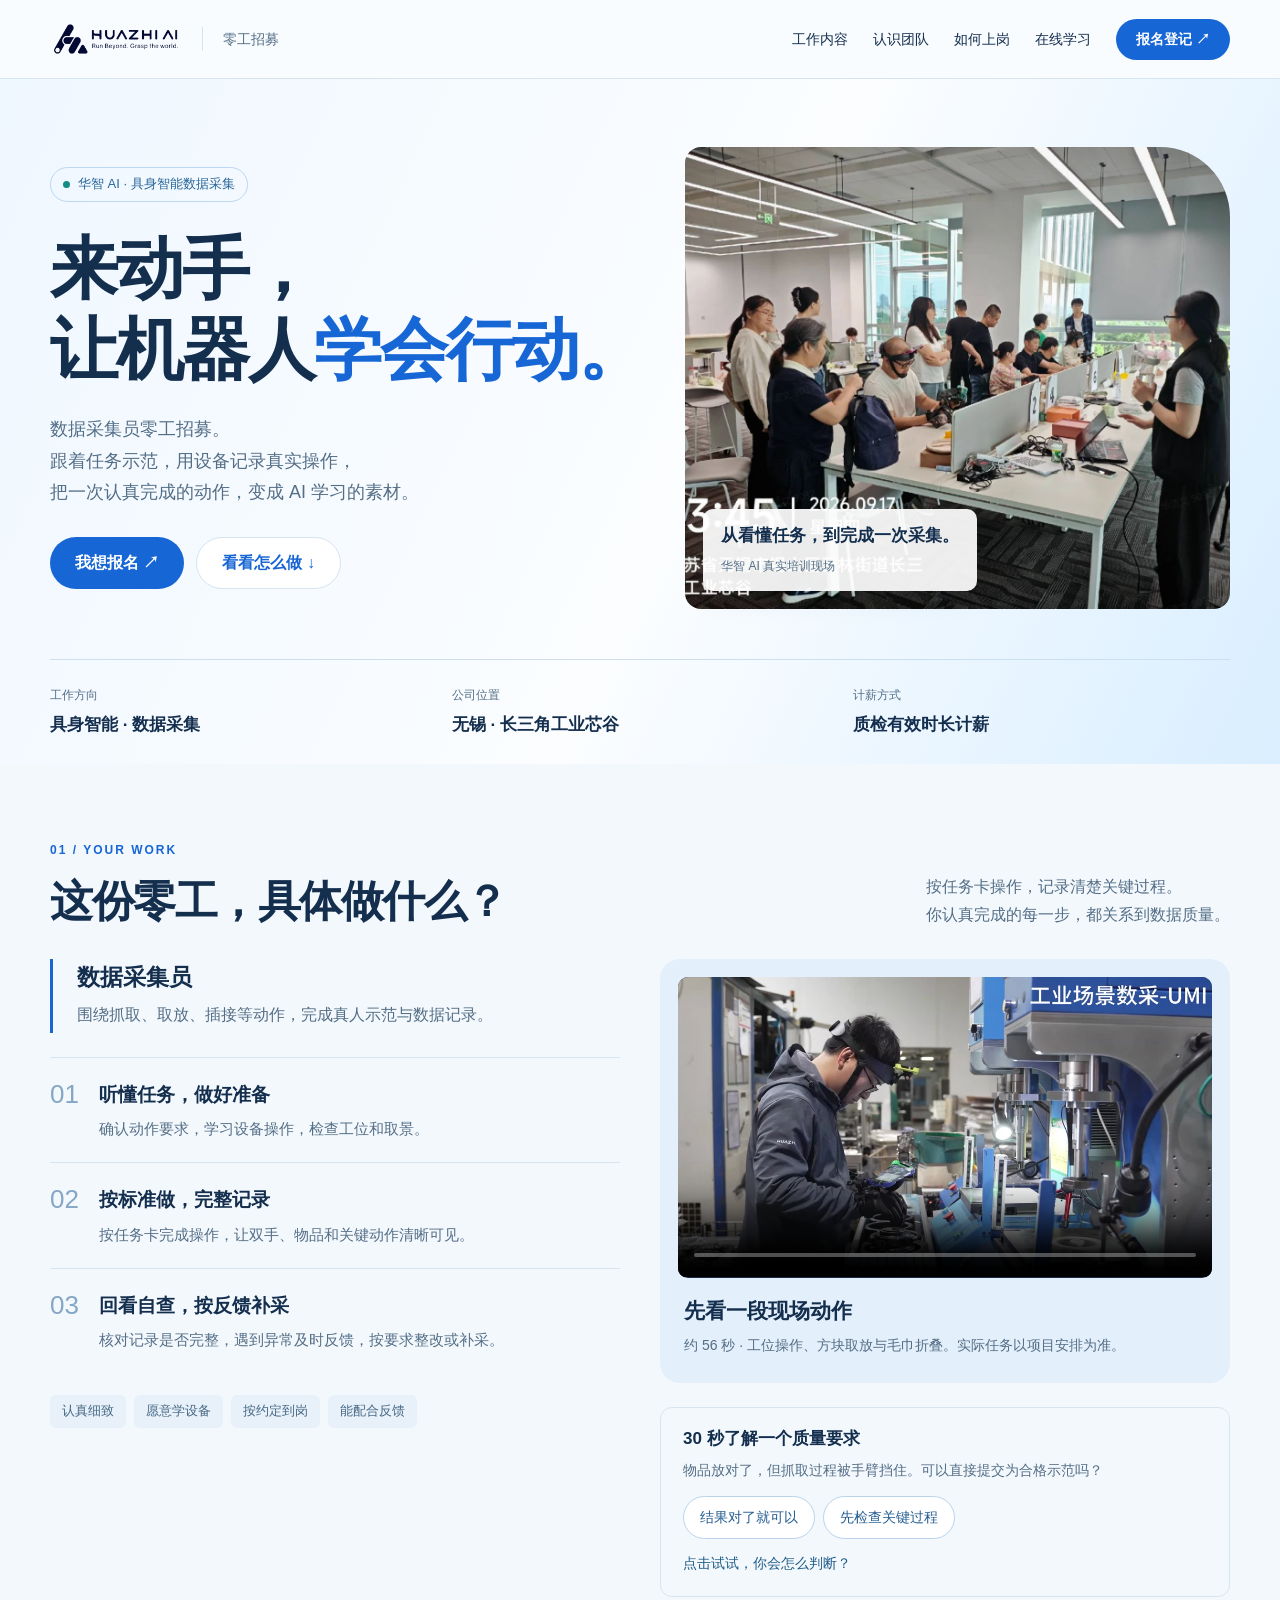
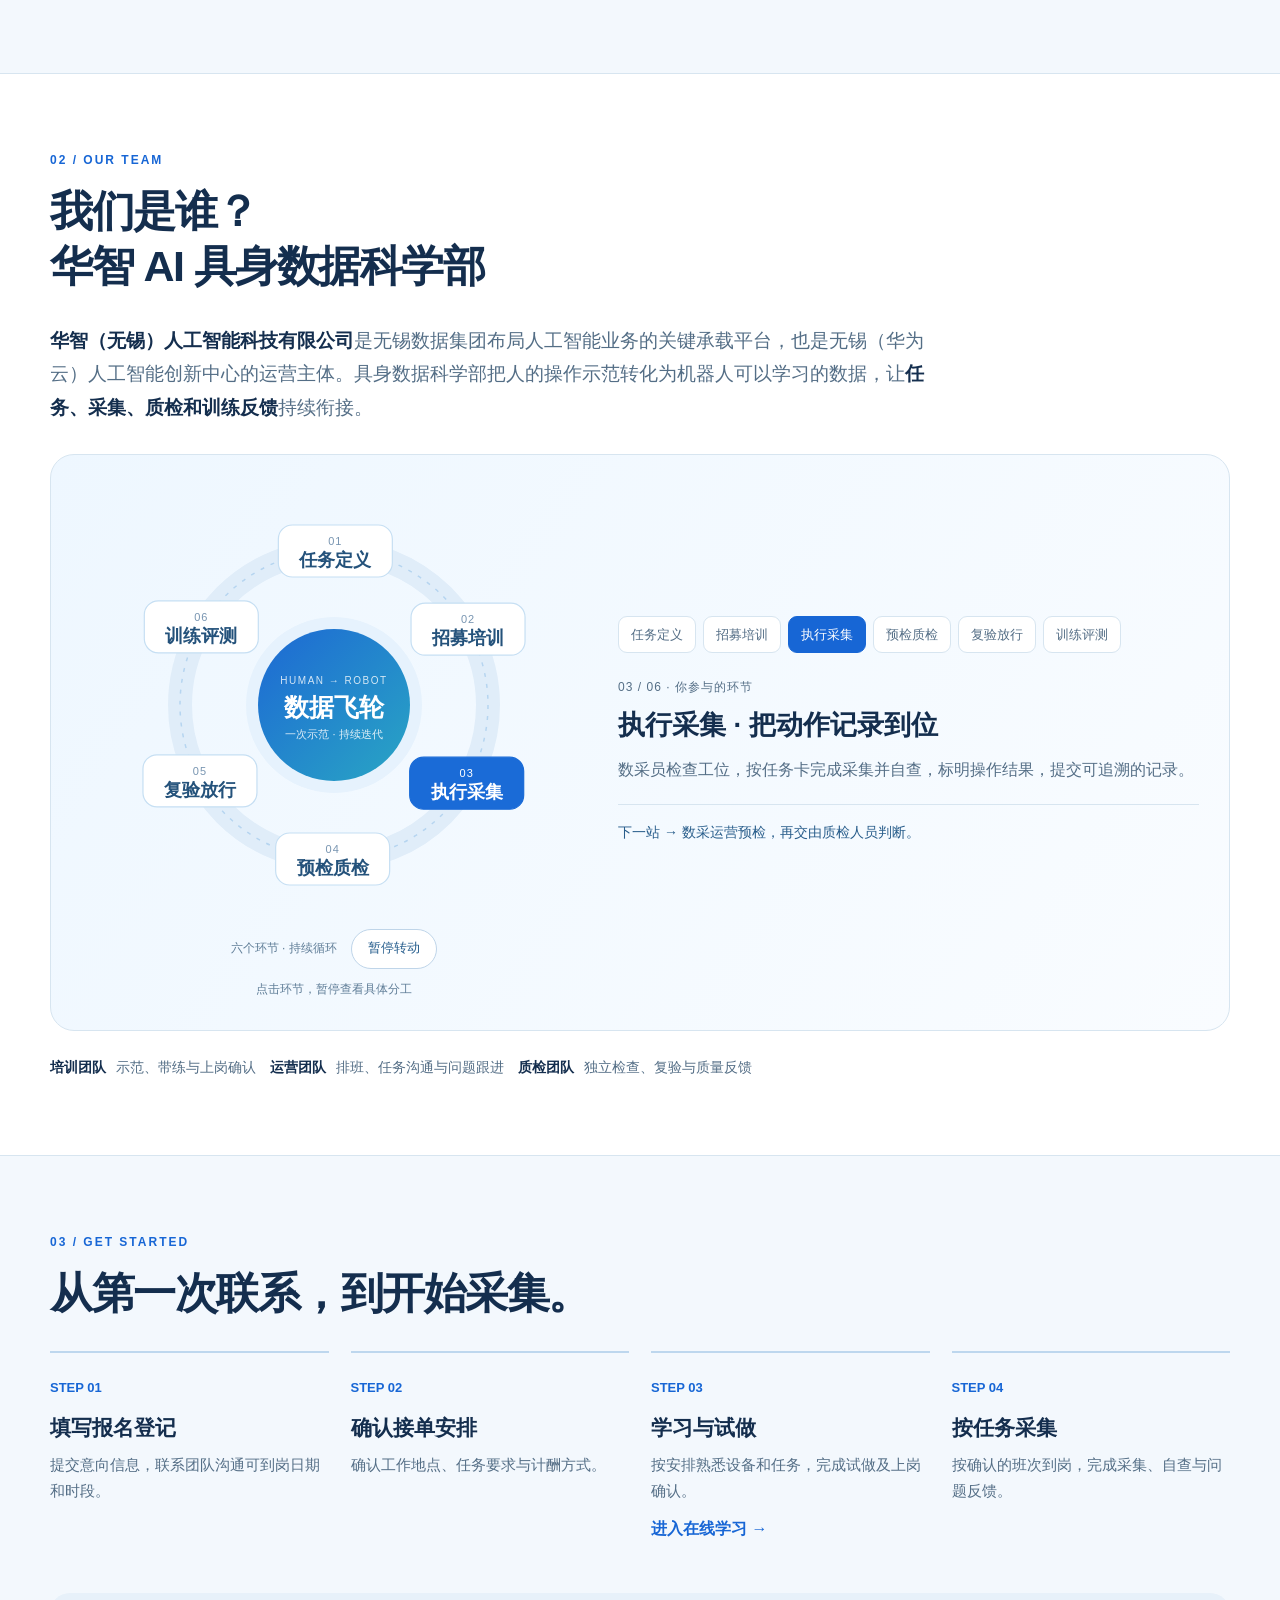
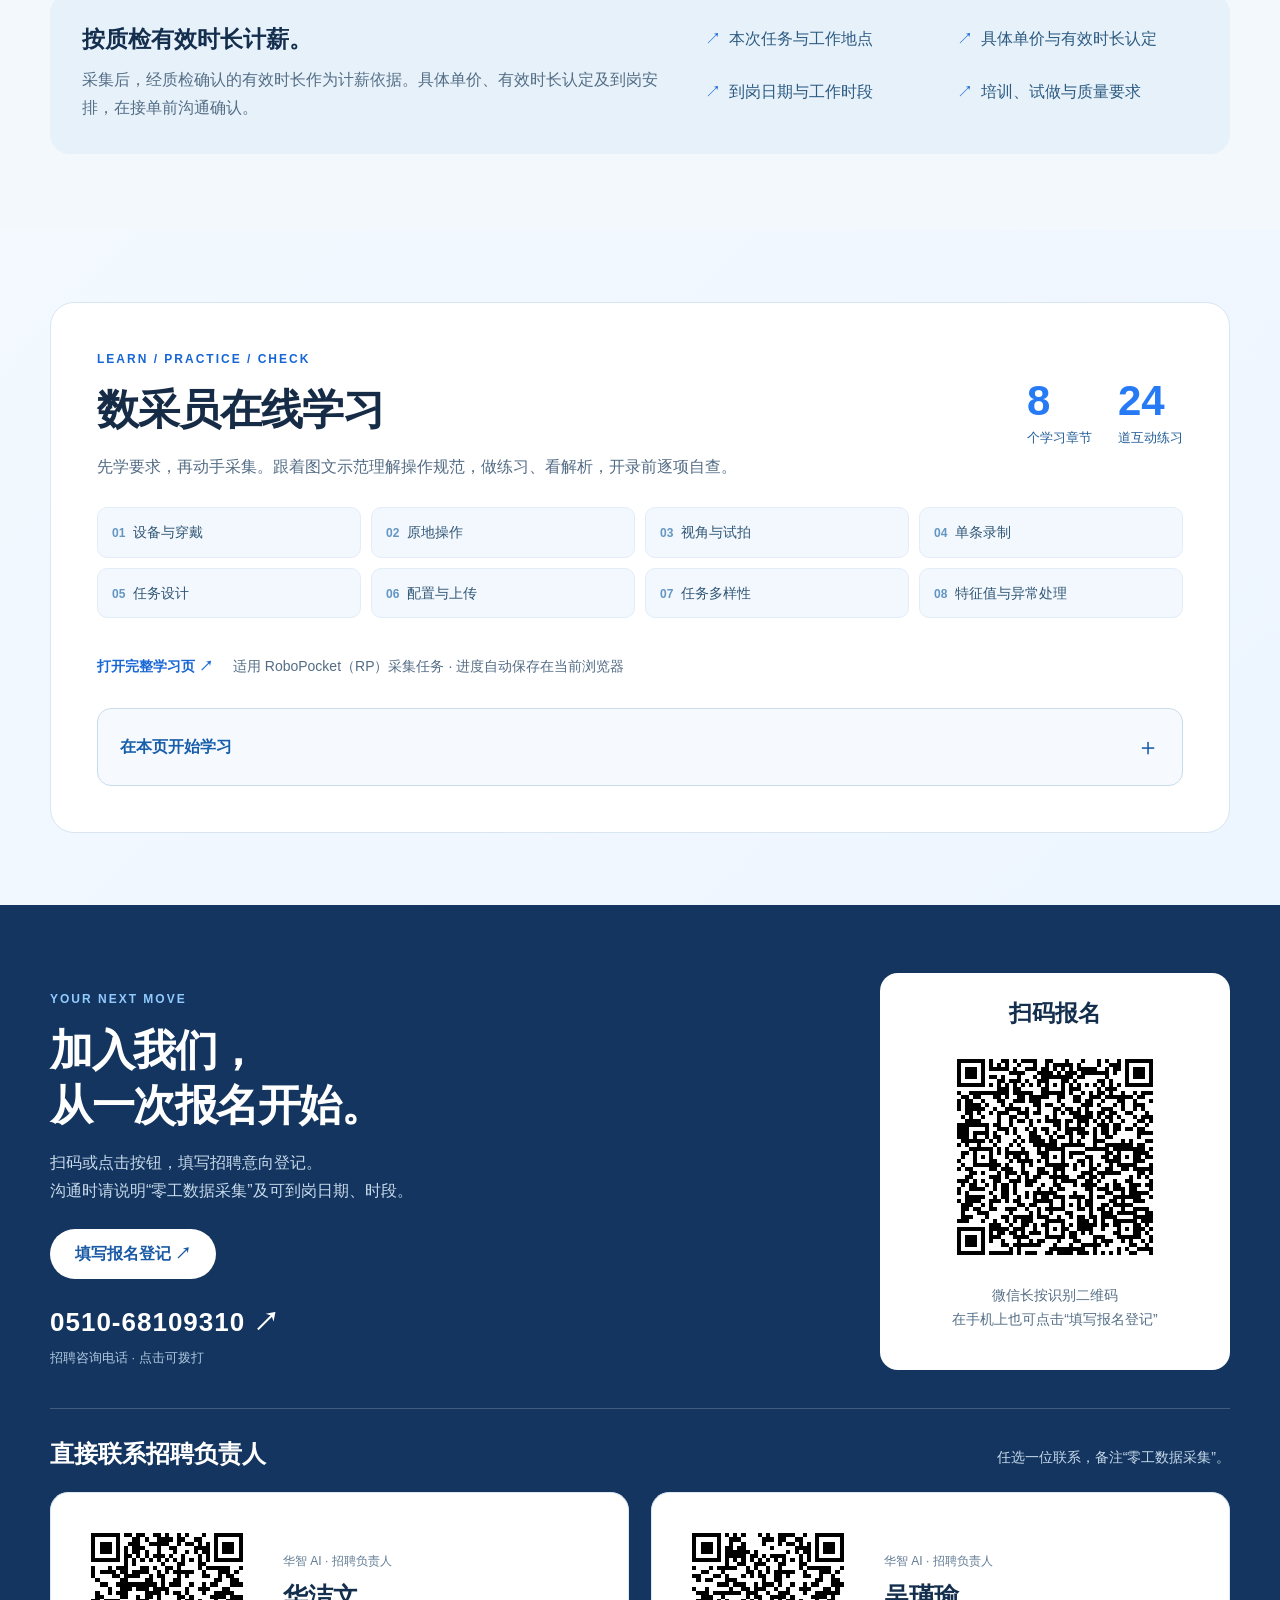
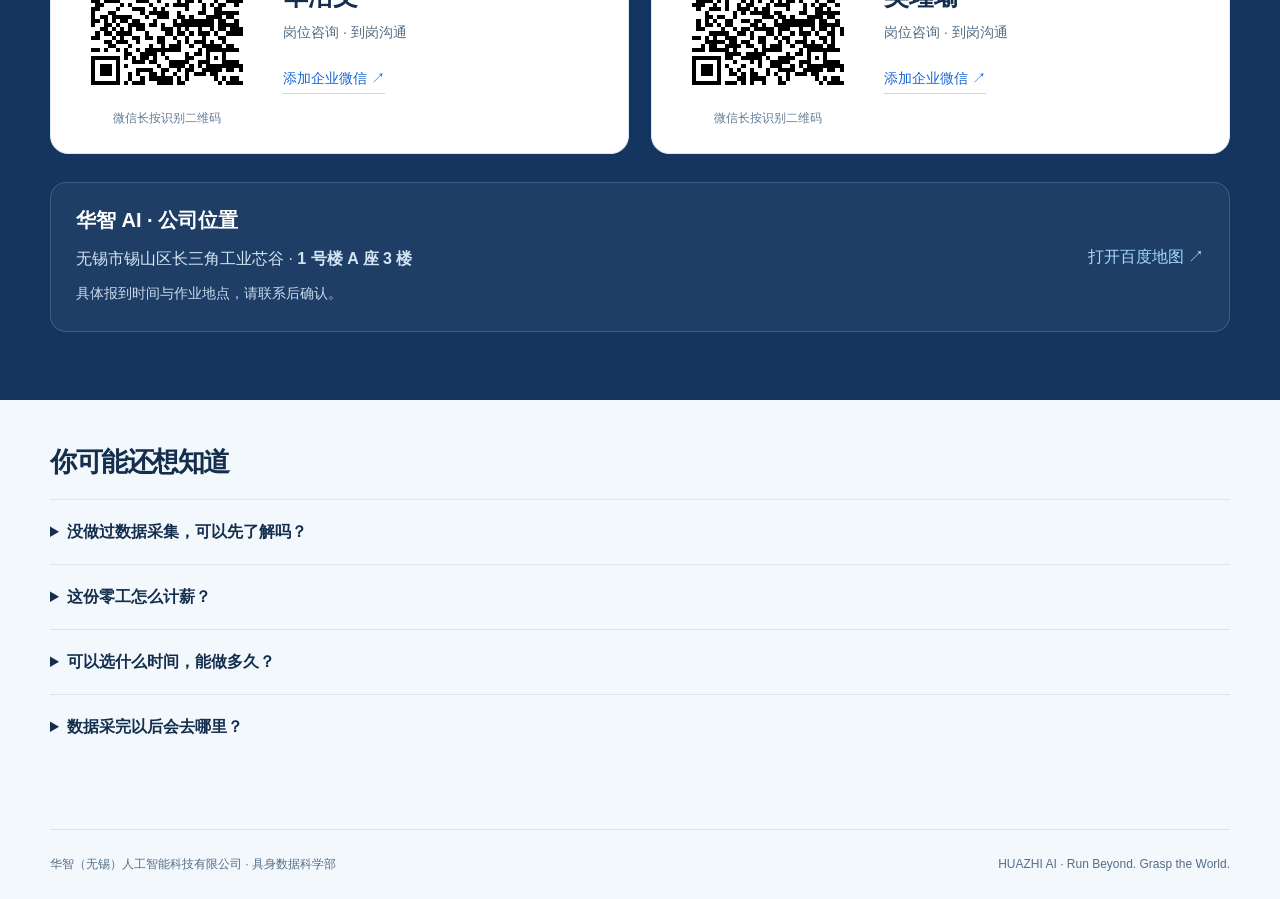
<file: gig.html>
<!doctype html>
<html lang="zh-CN">
<head>
<meta charset="utf-8"><meta name="viewport" content="width=device-width,initial-scale=1">
<title>华智 AI · 零工招募</title>
<meta name="description" content="华智 AI 具身智能数据采集零工招募。了解现场工作、上岗流程和数据飞轮，按采集后质检有效时长计薪，联系招聘团队沟通到岗安排。">
<meta name="theme-color" content="#edf6ff"><link rel="icon" href="favicon.svg">
<style>
:root{--ink:#142e4e;--muted:#546e86;--blue:#1766d5;--line:#d7e5f0;--paper:#f3f8fd;--orange:#ee752f}*{box-sizing:border-box}html{scroll-behavior:smooth;scroll-padding-top:90px}body{margin:0;background:var(--paper);color:var(--ink);font:16px/1.75 -apple-system,BlinkMacSystemFont,'PingFang SC','Microsoft YaHei',sans-serif}a{color:inherit;text-decoration:none}button{font:inherit;cursor:pointer}button,a{touch-action:manipulation}a:focus-visible,button:focus-visible,summary:focus-visible{outline:3px solid #e8782c;outline-offset:5px}img{max-width:100%;display:block}h1,h2,h3,p{margin:0}h1,h2,h3{line-height:1.28}h2{font-size:clamp(28px,4vw,43px);letter-spacing:-1.5px}h3{font-size:23px}.wrap{width:min(1180px,calc(100% - 48px));margin:auto}.eyebrow{font-size:12px;font-weight:700;letter-spacing:2px;color:var(--blue);margin-bottom:13px}.top{position:sticky;top:0;background:#f9fcfff5;backdrop-filter:blur(15px);z-index:10;border-bottom:1px solid var(--line)}.top .wrap{height:78px;display:flex;align-items:center;justify-content:space-between;gap:20px}.brand{display:flex;align-items:center;gap:20px}.brand img{width:132px}.brand span{border-left:1px solid var(--line);padding-left:20px;font-size:14px;color:var(--muted)}nav{display:flex;align-items:center;gap:25px;font-size:14px}.button{display:inline-flex;align-items:center;justify-content:center;gap:20px;background:var(--blue);color:white;border:0;border-radius:100px;padding:13px 25px;font-weight:600;line-height:1.5}.button.small{padding:10px 20px}.button.light{background:white;color:var(--blue);border:1px solid var(--line)}.hero{position:relative;overflow:hidden;background:linear-gradient(115deg,#eff7ff 0%,#fbfdff 55%,#d9eeff);padding:68px 0 0}.hero-grid{display:grid;grid-template-columns:1.1fr 1fr;gap:36px;align-items:center}.status{display:inline-flex;align-items:center;gap:8px;border:1px solid #bcd7f0;padding:5px 12px;border-radius:100px;color:#276598;font-size:13px;margin-bottom:26px}.status:before{content:'';width:7px;height:7px;background:#168c86;border-radius:50%}h1{font-size:clamp(40px,5.3vw,68px);font-weight:750;letter-spacing:-2px;line-height:1.2}h1 span{color:var(--blue)}.hero-copy{color:var(--muted);font-size:18px;max-width:500px;margin:24px 0 28px}.actions{display:flex;gap:12px;flex-wrap:wrap}.hero-photo{position:relative}.hero-photo img{width:100%;height:auto;aspect-ratio:1.18;object-fit:cover;border-radius:16px 70px 16px 16px}.caption{position:absolute;bottom:18px;left:18px;background:#ffffffeb;padding:12px 18px;border-radius:10px;max-width:calc(100% - 36px);box-shadow:0 10px 30px #142e4e0d}.caption b{display:block;font-size:17px}.caption span{font-size:12px;color:var(--muted)}.facts{display:grid;grid-template-columns:repeat(3,1fr);border-top:1px solid #cbdfee;margin-top:50px;padding:25px 0;gap:25px}.facts small{display:block;color:var(--muted);font-size:12px;margin-bottom:4px}.facts strong{font-size:17px}.section{padding:76px 0}.heading{display:flex;align-items:end;justify-content:space-between;gap:30px;margin-bottom:30px}.heading>p{color:var(--muted);max-width:370px}.work-grid{display:grid;grid-template-columns:1fr 1fr;gap:40px}.work-intro{border-left:3px solid var(--blue);padding:4px 0 4px 24px;margin-bottom:24px}.work-intro p{color:var(--muted);margin-top:8px}.steps{list-style:none;padding:0;margin:0}.steps li{padding:20px 0;border-top:1px solid var(--line);display:flex;gap:20px;align-items:start}.steps b{font-size:26px;font-weight:500;color:#85a7c5;line-height:1.3}.steps strong{display:block;font-size:19px}.steps p{color:var(--muted);font-size:15px;margin-top:5px}.demo{background:#e3effa;border-radius:20px;padding:18px;align-self:start}.demo video{width:100%;display:block;aspect-ratio:16/9;background:#182b40;border-radius:10px}.demo h3{margin:20px 6px 8px;font-size:21px}.demo p{margin:0 6px 8px;color:var(--muted);font-size:14px}.requirements{display:flex;gap:8px;flex-wrap:wrap;margin-top:22px}.requirements span{padding:5px 12px;background:#e8f1fa;color:#456884;font-size:13px;border-radius:6px}.about{background:#fff;border-block:1px solid var(--line)}.intro{font-size:19px;color:var(--muted);max-width:900px;margin-bottom:30px}.intro strong{color:var(--ink)}.flywheel{display:grid;grid-template-columns:minmax(0,1fr) minmax(0,1.15fr);gap:32px;align-items:center;background:linear-gradient(125deg,#eef7ff,#f9fcff);border:1px solid var(--line);border-radius:24px;padding:30px}.orbit-panel{min-width:0;text-align:center}.orbit{width:min(100%,440px);aspect-ratio:1;margin:auto;position:relative}.orbit svg{display:block;width:100%;height:auto;overflow:visible}.orbit-track{fill:none;stroke:#b6d5f0;stroke-width:1.5;stroke-dasharray:4 7}.orbit-guide{fill:none;stroke:#e0edf9;stroke-width:24}.orbit-node rect{fill:#fff;stroke:#c6dff3;stroke-width:1.2;transition:fill .25s,stroke .25s}.orbit-node text{text-anchor:middle;dominant-baseline:middle;font-family:inherit;pointer-events:none}.orbit-node .node-number{font-size:11px;letter-spacing:1px;fill:#7895b1}.orbit-node .node-title{font-size:18px;font-weight:600;fill:#24527b}.orbit-node.active rect{fill:#1a6bd7;stroke:#1a6bd7}.orbit-node.active text{fill:#fff}.orbit-controls{display:flex;align-items:center;justify-content:center;gap:14px;margin-top:4px;font-size:12px;color:#607e98}.orbit-toggle{border:1px solid #bfd5e9;background:#fff;color:#245c8c;border-radius:100px;padding:7px 16px;min-height:40px;font-size:13px}.orbit-hint{font-size:12px;color:#607e98;margin:10px 0 0}.flow-reading{min-height:192px}.flow-nav button{transition:background .2s,color .2s}.fly-detail{min-width:0}.flow-nav{display:flex;flex-wrap:wrap;gap:7px;margin-bottom:24px}.flow-nav button{border:1px solid var(--line);background:white;border-radius:9px;color:var(--muted);padding:8px 12px;line-height:1.5;font-size:13px}.flow-nav button[aria-pressed=true]{background:var(--blue);color:#fff;border-color:var(--blue)}.flow-index{font-size:12px;letter-spacing:1px;color:var(--blue);margin-bottom:10px}.fly-detail h3{font-size:27px;margin-bottom:13px}.fly-detail p{color:var(--muted)}.next{margin-top:20px;padding-top:15px;border-top:1px solid var(--line);font-size:14px;color:#285d8b}.support{margin-top:24px;display:flex;gap:14px;flex-wrap:wrap;font-size:14px;color:var(--muted)}.support span{display:inline-flex;gap:10px}.support b{color:var(--ink)}.onboard{display:grid;grid-template-columns:repeat(4,1fr);gap:22px}.onboard article{border-top:2px solid #bdd7ee;padding:20px 0}.onboard b{font-size:13px;color:var(--blue)}.onboard h3{font-size:21px;margin:14px 0 10px}.onboard p{font-size:15px;color:var(--muted)}.checklist{display:grid;grid-template-columns:1.2fr 1fr;gap:32px;background:#e7f1fa;padding:32px;border-radius:20px;margin-top:30px}.checklist h3{margin-bottom:12px}.checklist p{color:var(--muted)}.checklist ul{padding:0;margin:0;list-style:none;display:grid;grid-template-columns:1fr 1fr;gap:10px;color:#2c5b82}.checklist li:before{content:'↗';margin-right:8px;color:var(--blue)}.contact{padding:68px 0;background:#13355f;color:#fff}.contact-layout{display:grid;grid-template-columns:1.2fr 1fr;gap:45px}.contact .eyebrow{color:#91caff}.contact p{color:#c8daec;margin-top:16px}.phone{font:650 clamp(27px,4vw,43px)/1.5 Arial,sans-serif;display:inline-block;letter-spacing:1px;margin:16px 0}.contact small{display:block;color:#aec7df;font-size:13px}.address-box{padding:25px;background:#ffffff0c;border:1px solid #ffffff28;border-radius:16px}.address-box h3{font-size:20px;margin-bottom:12px}.address-box address{font-style:normal;color:#d3e4f4}.address-box a{display:inline-block;color:#a8d8ff;margin-top:20px}.faq{padding:45px 0 70px}.faq h2{font-size:27px;margin-bottom:20px}details{border-top:1px solid var(--line);padding:18px 0}summary{cursor:pointer;font-weight:600}details p{padding:14px 20px 0 0;color:var(--muted);font-size:15px}.footer{padding:24px 0;border-top:1px solid var(--line);font-size:12px;color:var(--muted);display:flex;gap:18px;justify-content:space-between}.sticky-cta{display:none}.quiz{margin-top:24px;padding:20px 22px;border:1px solid var(--line);border-radius:12px}.quiz h3{font-size:17px;margin-bottom:8px}.quiz p{font-size:14px;color:var(--muted)}.quiz-buttons{display:flex;gap:8px;margin-top:14px;flex-wrap:wrap}.quiz button{background:white;border:1px solid #b8d4ec;border-radius:100px;padding:8px 16px;color:#245d91;font-size:14px}.quiz button[aria-pressed=true]{background:#dcecff;border-color:var(--blue)}#quiz-result{margin-top:12px;color:#1f5c88;min-height:25px}.skip{position:absolute;left:10px;top:-80px;background:white;padding:15px;z-index:99}.skip:focus{top:10px}
@media(max-width:850px){nav>a:not(.button){display:none}.hero{padding-top:38px}.hero-grid{grid-template-columns:1fr;gap:30px}.hero-photo img{aspect-ratio:1.85;border-radius:16px 50px 16px 16px}.hero-copy{max-width:100%}.facts{margin-top:30px;gap:14px}.facts strong{font-size:15px}.section{padding:52px 0}.heading{display:block}.heading>p{margin-top:18px}.work-grid{grid-template-columns:1fr;gap:26px}.flywheel{grid-template-columns:1fr;padding:24px}.orbit{max-width:400px}.onboard{grid-template-columns:1fr 1fr}.contact-layout{grid-template-columns:1fr;gap:28px}.checklist{grid-template-columns:1fr;gap:22px}.intro{font-size:17px}.fly-detail h3{font-size:24px}.footer{padding-bottom:90px}.sticky-cta{display:flex;position:fixed;bottom:0;left:0;right:0;z-index:15;align-items:center;justify-content:space-between;gap:12px;padding:12px 24px calc(12px + env(safe-area-inset-bottom));border-top:1px solid var(--line);background:#fffffff5;backdrop-filter:blur(10px)}.sticky-cta span{font-size:14px}.sticky-cta small{display:block;font-size:11px;color:var(--muted)}.contact{scroll-margin-top:15px}}
@media(max-width:480px){.wrap{width:calc(100% - 36px)}.brand img{width:102px}.brand span{padding-left:12px;font-size:12px}.brand{gap:12px}.top .wrap{height:66px;gap:10px}.top .button{font-size:12px;padding:9px 13px}h1{font-size:40px;letter-spacing:-1.5px}.hero-copy{font-size:16px}.facts{grid-template-columns:1fr;gap:12px;padding:21px 0}.facts>div{display:flex;gap:16px;align-items:center}.facts small{margin:0;width:60px;flex-shrink:0}.caption{padding:9px 12px;bottom:12px;left:12px}.caption b{font-size:14px}.caption span{font-size:11px}.onboard{gap:16px}.onboard h3{font-size:19px}.checklist{padding:24px}.checklist ul{grid-template-columns:1fr}.flow-nav button{min-height:44px}.flywheel{padding:20px 12px;gap:24px}.orbit-controls{gap:10px}.flow-reading{min-height:218px}.support{display:grid;gap:8px}.sticky-cta{padding-inline:18px}.footer{flex-direction:column;gap:4px}.contact h2{font-size:30px}.hero .actions{gap:8px}.hero .button{padding:12px 20px;font-size:14px}}
@media(prefers-reduced-motion:reduce){html{scroll-behavior:auto}}

.application-card{background:#fff;color:var(--ink);padding:26px;border-radius:18px;text-align:center;max-width:350px;width:100%;justify-self:end}
.application-card h3{font-size:23px;margin-bottom:14px}
.application-card img{width:228px;height:228px;margin:auto;max-width:100%;object-fit:contain}
.contact .application-card p{font-size:14px;color:var(--muted);margin-top:12px}
.application-actions{margin-top:24px;display:flex;gap:12px;flex-wrap:wrap}
.application-actions .button{background:#fff;color:#1959a5}
.contact .phone{font-size:26px;margin:24px 0 5px}
.contact-location{margin-top:28px;display:flex;align-items:center;justify-content:space-between;gap:24px}
.contact-location p{font-size:14px;margin:8px 0 0}
.contact-location a{flex-shrink:0;margin:0}
@media(max-width:850px){.application-card{justify-self:start;max-width:100%}.contact-location{display:block}.contact-location a{margin-top:16px}}

.recruiter-section{margin-top:38px;padding-top:30px;border-top:1px solid #ffffff30;scroll-margin-top:100px}
.recruiter-heading{display:flex;align-items:end;justify-content:space-between;gap:18px;margin-bottom:22px}
.recruiter-heading h3{font-size:24px}.contact .recruiter-heading p{margin:0;font-size:14px;color:#c8daec}
.recruiter-grid{display:grid;grid-template-columns:repeat(2,minmax(0,1fr));gap:22px}
.recruiter-card{display:flex;align-items:center;gap:24px;background:#fff;color:var(--ink);padding:24px;border:1px solid #dbe8f3;border-radius:18px;min-width:0}
.recruiter-card figure{margin:0;flex:none;text-align:center}.recruiter-card img{width:184px;height:184px;image-rendering:pixelated;border-radius:4px}
.recruiter-card figcaption{font-size:12px;color:#617b94;margin-top:7px}
.recruiter-card h4{font-size:25px;line-height:1.4;margin:0 0 6px}.contact .recruiter-card p{font-size:14px;color:#546e86;margin:0 0 18px}.contact .recruiter-card small{color:#617b94;font-size:12px;margin-bottom:7px}
.recruiter-link{display:inline-flex;color:#1766d5;font-size:14px;line-height:1.6;border-bottom:1px solid #bfd8f3;padding:4px 0}
@media(max-width:1050px){.recruiter-card{gap:16px;padding:20px}.recruiter-card img{width:160px;height:160px}}
@media(max-width:700px){.recruiter-grid{grid-template-columns:1fr}.recruiter-heading{display:block}.contact .recruiter-heading p{margin-top:10px}.recruiter-card{justify-content:center}.recruiter-card h4{font-size:23px}.recruiter-card img{width:164px;height:164px}}
@media(max-width:370px){.recruiter-card{padding:16px 12px;gap:12px}.recruiter-card img{width:144px;height:144px}.recruiter-card h4{font-size:21px}.recruiter-link{font-size:13px}}
</style>
<style>
/* Recruitment learning module */
#learning{scroll-margin-top:100px;background:linear-gradient(135deg,#f3f9ff,#edf5ff);padding:72px 0;color:#162b45}
#learning .learning-card{background:#fff;border:1px solid #d9e6f1;border-radius:24px;padding:clamp(24px,4vw,46px)}
#learning .learning-heading{display:flex;justify-content:space-between;align-items:center;gap:28px;margin-bottom:24px}
#learning h2{font-size:clamp(28px,4vw,42px);line-height:1.3;margin:0 0 14px;letter-spacing:-1px}
#learning .learning-copy{font-size:16px;line-height:1.85;color:#536c85;margin:0;max-width:660px}
#learning .learning-stats{display:flex;gap:26px;flex:none;color:#235e99}
#learning .learning-stats span{display:grid;gap:5px;font-size:13px;white-space:nowrap}
#learning .learning-stats strong{font:600 42px/1 Arial,sans-serif;color:#267bf5}
#learning .learning-topics{display:grid;grid-template-columns:repeat(4,minmax(0,1fr));list-style:none;gap:10px;padding:0;margin:26px 0}
#learning .learning-topics li{background:#f3f8fe;border:1px solid #e3edf7;border-radius:10px;padding:12px 14px;font-size:14px;color:#315776}
#learning .learning-topics b{color:#6396c2;margin-right:8px;font-size:12px}
#learning .learning-links{display:flex;align-items:center;gap:20px;flex-wrap:wrap;margin:0 0 20px;font-size:14px;color:#536c85}
#learning .learning-full{color:#1766d5;font-weight:600;text-decoration:none;min-height:44px;display:inline-flex;align-items:center}
#learning .learning-full:hover{text-decoration:underline}
#learning .learning-embed{border:1px solid #c9dced;border-radius:14px;padding:0;overflow:hidden;background:#f6faff}
#learning .learning-embed>summary{padding:17px 22px;list-style:none;cursor:pointer;font-size:16px;font-weight:600;color:#185eab;display:flex;justify-content:space-between;align-items:center;gap:12px;min-height:58px}
#learning .learning-embed>summary::-webkit-details-marker{display:none}
#learning .learning-embed>summary:after{content:'＋';font-size:24px;font-weight:400}
#learning .learning-embed[open]>summary{border-bottom:1px solid #c9dced}
#learning .learning-embed[open]>summary:after{content:'−'}
#learning .learning-embed iframe{display:block;border:0;width:100%;height:820px;background:#f3f8fd}
#learning a:focus-visible,#learning summary:focus-visible{outline:3px solid #267bf5;outline-offset:3px}
@media(max-width:650px){#learning{padding:46px 0;scroll-margin-top:80px}#learning .learning-heading{align-items:flex-start;flex-direction:column;gap:22px}#learning .learning-stats{gap:34px}#learning .learning-stats span{display:flex;align-items:baseline;gap:8px}#learning .learning-stats strong{font-size:30px}#learning .learning-topics{grid-template-columns:repeat(2,minmax(0,1fr));gap:8px}#learning .learning-topics li{padding:10px;font-size:12px}#learning .learning-copy{font-size:14px}#learning .learning-embed>summary{font-size:14px;padding:15px}#learning .learning-embed iframe{height:78svh;min-height:590px}#learning .learning-card{padding:22px 18px}}
</style>
</head>
<body>
<a class="skip" href="#work">跳到工作介绍</a>
<header class="top"><div class="wrap"><a class="brand" href="#home" aria-label="华智 AI 零工招募首页"><img src="logo.webp" alt="华智 AI"><span>零工招募</span></a><nav aria-label="主导航"><a href="#work">工作内容</a><a href="#about">认识团队</a><a href="#start">如何上岗</a><a href="#learning">在线学习</a><a class="button small" href="#apply">报名登记 ↗</a></nav></div></header>
<main>
<section class="hero" id="home"><div class="wrap"><div class="hero-grid"><div><p class="status">华智 AI · 具身智能数据采集</p><h1>来动手，<br>让机器人<span>学会行动。</span></h1><p class="hero-copy">数据采集员零工招募。<br>跟着任务示范，用设备记录真实操作，<br>把一次认真完成的动作，变成 AI 学习的素材。</p><div class="actions"><a class="button" href="#apply">我想报名 ↗</a><a class="button light" href="#work">看看怎么做 ↓</a></div></div><div class="hero-photo"><img src="practice.webp" width="900" height="650" alt="华智 AI 团队现场交流与培训"><div class="caption"><b>从看懂任务，到完成一次采集。</b><span>华智 AI 真实培训现场</span></div></div></div><div class="facts"><div><small>工作方向</small><strong>具身智能 · 数据采集</strong></div><div><small>公司位置</small><strong>无锡 · 长三角工业芯谷</strong></div><div><small>计薪方式</small><strong>质检有效时长计薪</strong></div></div></div></section>
<section class="section" id="work"><div class="wrap"><header class="heading"><div><p class="eyebrow">01 / YOUR WORK</p><h2>这份零工，具体做什么？</h2></div><p>按任务卡操作，记录清楚关键过程。<br>你认真完成的每一步，都关系到数据质量。</p></header><div class="work-grid"><div><div class="work-intro"><h3>数据采集员</h3><p>围绕抓取、取放、插接等动作，完成真人示范与数据记录。</p></div><ol class="steps"><li><b>01</b><div><strong>听懂任务，做好准备</strong><p>确认动作要求，学习设备操作，检查工位和取景。</p></div></li><li><b>02</b><div><strong>按标准做，完整记录</strong><p>按任务卡完成操作，让双手、物品和关键动作清晰可见。</p></div></li><li><b>03</b><div><strong>回看自查，按反馈补采</strong><p>核对记录是否完整，遇到异常及时反馈，按要求整改或补采。</p></div></li></ol><div class="requirements"><span>认真细致</span><span>愿意学设备</span><span>按约定到岗</span><span>能配合反馈</span></div></div><div><figure class="demo" style="margin:0"><video controls controlslist="nodownload" playsinline preload="none" poster="action-demo-v2-cover.webp" aria-label="数据采集动作示例"><source src="action-demo-v2.mp4" type="video/mp4">浏览器暂不支持视频播放。</video><figcaption><h3>先看一段现场动作</h3><p>约 56 秒 · 工位操作、方块取放与毛巾折叠。实际任务以项目安排为准。</p></figcaption></figure><div class="quiz"><h3>30 秒了解一个质量要求</h3><p>物品放对了，但抓取过程被手臂挡住。可以直接提交为合格示范吗？</p><div class="quiz-buttons"><button type="button" data-answer="yes" aria-pressed="false">结果对了就可以</button><button type="button" data-answer="no" aria-pressed="false">先检查关键过程</button></div><p id="quiz-result" role="status" aria-live="polite">点击试试，你会怎么判断？</p></div></div></div></div></section>
<section class="section about" id="about"><div class="wrap"><header class="heading"><div><p class="eyebrow">02 / OUR TEAM</p><h2>我们是谁？<br>华智 AI 具身数据科学部</h2></div></header><p class="intro"><strong>华智（无锡）人工智能科技有限公司</strong>是无锡数据集团布局人工智能业务的关键承载平台，也是无锡（华为云）人工智能创新中心的运营主体。具身数据科学部把人的操作示范转化为机器人可以学习的数据，让<strong>任务、采集、质检和训练反馈</strong>持续衔接。</p><div class="flywheel"><div class="orbit-panel"><div class="orbit"><svg viewBox="0 0 440 440" role="img" aria-labelledby="gig-wheel-title gig-wheel-desc"><title id="gig-wheel-title">数据生产飞轮</title><desc id="gig-wheel-desc">任务定义、招募培训、执行采集、预检质检、复验放行、训练评测，六个环节持续迭代。可通过右侧或下方按钮查看各环节。</desc><defs><linearGradient id="gig-core" x2="1" y2="1"><stop stop-color="#1d68d4"/><stop offset="1" stop-color="#29a6c4"/></linearGradient></defs><circle class="orbit-guide" cx="220" cy="220" r="154"/><circle class="orbit-track" cx="220" cy="220" r="154"/><g id="orbit-arrows" fill="#72acd8"><path d="M210 64l11 -6v12z"/><path d="M230 376l-11 6v-12z"/></g><circle cx="220" cy="220" r="88" fill="#e6f2fd"/><circle cx="220" cy="220" r="76" fill="url(#gig-core)"/><g text-anchor="middle" fill="white" font-family="inherit"><text x="220" y="199" font-size="10" letter-spacing="1.5" opacity=".8">HUMAN → ROBOT</text><text x="220" y="231" font-size="25" font-weight="700">数据飞轮</text><text x="220" y="253" font-size="11" opacity=".85">一次示范 · 持续迭代</text></g><g class="orbit-node" data-node="0"><rect x="-57" y="-26" width="114" height="52" rx="14"/><text class="node-number" y="-9">01</text><text class="node-title" y="10">任务定义</text></g><g class="orbit-node" data-node="1"><rect x="-57" y="-26" width="114" height="52" rx="14"/><text class="node-number" y="-9">02</text><text class="node-title" y="10">招募培训</text></g><g class="orbit-node active" data-node="2"><rect x="-57" y="-26" width="114" height="52" rx="14"/><text class="node-number" y="-9">03</text><text class="node-title" y="10">执行采集</text></g><g class="orbit-node" data-node="3"><rect x="-57" y="-26" width="114" height="52" rx="14"/><text class="node-number" y="-9">04</text><text class="node-title" y="10">预检质检</text></g><g class="orbit-node" data-node="4"><rect x="-57" y="-26" width="114" height="52" rx="14"/><text class="node-number" y="-9">05</text><text class="node-title" y="10">复验放行</text></g><g class="orbit-node" data-node="5"><rect x="-57" y="-26" width="114" height="52" rx="14"/><text class="node-number" y="-9">06</text><text class="node-title" y="10">训练评测</text></g></svg></div><div class="orbit-controls"><span>六个环节 · 持续循环</span><button type="button" class="orbit-toggle" id="orbit-toggle" aria-pressed="false">暂停转动</button></div><p class="orbit-hint">点击环节，暂停查看具体分工</p></div><div class="fly-detail"><div class="flow-nav" role="group" aria-label="查看数据飞轮各环节"><button type="button" data-flow="0" aria-pressed="false">任务定义</button><button type="button" data-flow="1" aria-pressed="false">招募培训</button><button type="button" data-flow="2" aria-pressed="true">执行采集</button><button type="button" data-flow="3" aria-pressed="false">预检质检</button><button type="button" data-flow="4" aria-pressed="false">复验放行</button><button type="button" data-flow="5" aria-pressed="false">训练评测</button></div><div class="flow-reading"><p class="flow-index" id="flow-index">03 / 06 · 你参与的环节</p><h3 id="flow-title">执行采集 · 把动作记录到位</h3><p id="flow-copy">数采员检查工位，按任务卡完成采集并自查，标明操作结果，提交可追溯的记录。</p><div class="next" id="flow-next">下一站 → 数采运营预检，再交由质检人员判断。</div></div></div></div><div class="support"><span><b>培训团队</b>示范、带练与上岗确认</span><span><b>运营团队</b>排班、任务沟通与问题跟进</span><span><b>质检团队</b>独立检查、复验与质量反馈</span></div></div></section>
<section class="section" id="start"><div class="wrap"><header class="heading"><div><p class="eyebrow">03 / GET STARTED</p><h2>从第一次联系，到开始采集。</h2></div></header><div class="onboard"><article><b>STEP 01</b><h3>填写报名登记</h3><p>提交意向信息，联系团队沟通可到岗日期和时段。</p></article><article><b>STEP 02</b><h3>确认接单安排</h3><p>确认工作地点、任务要求与计酬方式。</p></article><article><b>STEP 03</b><h3>学习与试做</h3><p>按安排熟悉设备和任务，完成试做及上岗确认。</p><a href="#learning" style="color:#1766d5;font-weight:600;display:inline-block;padding-top:10px">进入在线学习 →</a></article><article><b>STEP 04</b><h3>按任务采集</h3><p>按确认的班次到岗，完成采集、自查与问题反馈。</p></article></div><div class="checklist"><div><h3>按质检有效时长计薪。</h3><p>采集后，经质检确认的有效时长作为计薪依据。具体单价、有效时长认定及到岗安排，在接单前沟通确认。</p></div><ul><li>本次任务与工作地点</li><li>具体单价与有效时长认定</li><li>到岗日期与工作时段</li><li>培训、试做与质量要求</li></ul></div></div></section>

<section class="section chapter" id="learning" tabindex="-1" data-title="数采员在线学习" aria-labelledby="learning-title">
<div class="wrap"><div class="learning-card">
<div class="learning-heading"><div><p class="eyebrow">LEARN / PRACTICE / CHECK</p><h2 id="learning-title">数采员在线学习</h2><p class="learning-copy">先学要求，再动手采集。跟着图文示范理解操作规范，做练习、看解析，开录前逐项自查。</p></div><div class="learning-stats"><span><strong>8</strong>个学习章节</span><span><strong>24</strong>道互动练习</span></div></div>
<ol class="learning-topics"><li><b>01</b>设备与穿戴</li><li><b>02</b>原地操作</li><li><b>03</b>视角与试拍</li><li><b>04</b>单条录制</li><li><b>05</b>任务设计</li><li><b>06</b>配置与上传</li><li><b>07</b>任务多样性</li><li><b>08</b>特征值与异常处理</li></ol>
<div class="learning-links"><a class="learning-full" href="training.html">打开完整学习页 ↗</a><span>适用 RoboPocket（RP）采集任务 · 进度自动保存在当前浏览器</span></div>
<details class="learning-embed"><summary>在本页开始学习</summary><iframe data-training-src="training.html?embed=1" title="数采员在线学习课程" loading="lazy"></iframe></details>
</div></div></section>
<section class="contact" id="contact">
 <div class="wrap">
  <div class="contact-layout" id="apply">
   <div>
    <p class="eyebrow">YOUR NEXT MOVE</p>
    <h2>加入我们，<br>从一次报名开始。</h2>
    <p>扫码或点击按钮，填写招聘意向登记。<br>沟通时请说明“零工数据采集”及可到岗日期、时段。</p>
    <div class="application-actions"><a class="button" href="https://huazhi-ai.feishu.cn/share/base/form/shrcn6uNwrJgcrR6C1XHFjZkgQg?share_link_type=qrcode&amp;ccm_open_type=form_v1_qrcode_share" target="_blank" rel="noopener noreferrer">填写报名登记 ↗</a></div>
    <a class="phone" href="tel:051068109310" aria-label="拨打华智 AI 招聘咨询电话 0510 68109310">0510-68109310 ↗</a>
    <small>招聘咨询电话 · 点击可拨打</small>
   </div>
   <figure class="application-card" style="margin:0">
    <h3>扫码报名</h3>
    <img src="[data-uri]" width="228" height="228" alt="华智 AI 招聘报名二维码" loading="lazy">
    <figcaption><p>微信长按识别二维码<br>在手机上也可点击“填写报名登记”</p></figcaption>
   </figure>
  </div>
<section class="recruiter-section" id="recruiters" aria-labelledby="recruiters-title"><header class="recruiter-heading"><h3 id="recruiters-title">直接联系招聘负责人</h3><p>任选一位联系，备注“零工数据采集”。</p></header><div class="recruiter-grid"><article class="recruiter-card"><figure><a href="https://work.weixin.qq.com/u/vc9a30a89572df6dc3?v=5.0.15.238710&amp;bb=d41fcf849f" target="_blank" rel="noopener noreferrer" aria-label="添加华洁文的企业微信"><img src="[data-uri]" width="184" height="184" alt="招聘负责人华洁文的企业微信二维码" loading="lazy"></a><figcaption>微信长按识别二维码</figcaption></figure><div><small>华智 AI · 招聘负责人</small><h4>华洁文</h4><p>岗位咨询 · 到岗沟通</p><a class="recruiter-link" href="https://work.weixin.qq.com/u/vc9a30a89572df6dc3?v=5.0.15.238710&amp;bb=d41fcf849f" target="_blank" rel="noopener noreferrer">添加企业微信 ↗</a></div></article><article class="recruiter-card"><figure><a href="https://work.weixin.qq.com/u/vc68b0586baadc95b9?v=5.0.15.238710&amp;bb=60009f459f" target="_blank" rel="noopener noreferrer" aria-label="添加吴瑾瑜的企业微信"><img src="[data-uri]" width="184" height="184" alt="招聘负责人吴瑾瑜的企业微信二维码" loading="lazy"></a><figcaption>微信长按识别二维码</figcaption></figure><div><small>华智 AI · 招聘负责人</small><h4>吴瑾瑜</h4><p>岗位咨询 · 到岗沟通</p><a class="recruiter-link" href="https://work.weixin.qq.com/u/vc68b0586baadc95b9?v=5.0.15.238710&amp;bb=60009f459f" target="_blank" rel="noopener noreferrer">添加企业微信 ↗</a></div></article></div></section>
  <div class="address-box contact-location">
   <div><h3>华智 AI · 公司位置</h3><address>无锡市锡山区长三角工业芯谷 · <strong>1 号楼 A 座 3 楼</strong></address><p>具体报到时间与作业地点，请联系后确认。</p></div>
   <a href="https://api.map.baidu.com/place/detail?uid=377add8473e5394af4231078&amp;output=html&amp;src=webapp.huazhi.recruit" target="_blank" rel="noopener noreferrer">打开百度地图 ↗</a>
  </div>
 </div>
</section>
<section class="faq wrap"><h2>你可能还想知道</h2><details><summary>没做过数据采集，可以先了解吗？</summary><p>可以先联系招聘团队了解任务。上岗前按安排学习设备和操作要求，完成试做及岗位确认。</p></details><details><summary>这份零工怎么计薪？</summary><p>按采集后经质检确认的有效时长计薪。具体单价与有效时长认定标准，在接单前与招聘团队确认。</p></details><details><summary>可以选什么时间，能做多久？</summary><p>联系时告知可到岗日期和时段，由团队结合当前任务与班次沟通安排。</p></details><details><summary>数据采完以后会去哪里？</summary><p>数据先经过预检、质检与复验放行，验收后的数据版本进入训练和评测。评测发现的能力缺口会用于确定下一轮任务与补采要求。</p></details></section>
</main><footer class="footer wrap"><span>华智（无锡）人工智能科技有限公司 · 具身数据科学部</span><span>HUAZHI AI · Run Beyond. Grasp the World.</span></footer><div class="sticky-cta"><a href="#learning" style="color:#175c9c;font-weight:600">在线学习<small>8 章课程 · 24 道练习</small></a><a class="button small" href="https://huazhi-ai.feishu.cn/share/base/form/shrcn6uNwrJgcrR6C1XHFjZkgQg?share_link_type=qrcode&amp;ccm_open_type=form_v1_qrcode_share" target="_blank" rel="noopener noreferrer">报名登记 ↗</a></div>
<script>
const flows = [
 ['01 / 06 · 从需求出发','任务定义 · 明确采什么','把模型能力缺口拆解成任务、场景和验收要求，形成清晰的任务卡。','下一站 → 培训师按任务要求准备人员。'],
 ['02 / 06 · 做好上岗准备','招募培训 · 先学会，再上岗','培训师组织筛选、试做、培训和复训，确认人员是否具备上岗条件。','下一站 → 数采运营安排任务与班次。'],
 ['03 / 06 · 你参与的环节','执行采集 · 把动作记录到位','数采员检查工位，按任务卡完成采集并自查，标明操作结果，提交可追溯的记录。','下一站 → 数采运营预检，再交由质检人员判断。'],
 ['04 / 06 · 发现问题，及时修正','预检质检 · 每个问题都有依据','数采运营预检并跟进整改。质检人员按当版规则独立检查，标出问题片段与证据。','下一站 → 有问题的记录整改或补采，合格记录进入复验。'],
 ['05 / 06 · 核对后再交付','复验放行 · 确认批次质量','质检运营安排抽检与复验，形成批次放行结论，交付验收后的数据版本。','下一站 → 数据按版本进入训练与评测。'],
 ['06 / 06 · 回到下一轮任务','训练评测 · 看看机器人学得怎样','算法团队用独立场景评测能力，记录改善与仍存在的缺口，让下一轮采集更有方向。','回到起点 ↻ 根据能力缺口调整任务与采集配方。']
];
const flowButtons = [...document.querySelectorAll('[data-flow]')];
const orbitNodes = [...document.querySelectorAll('[data-node]')];
const orbit = document.querySelector('.orbit');
const orbitArrows = document.getElementById('orbit-arrows');
const orbitToggle = document.getElementById('orbit-toggle');
const motionPreference = matchMedia('(prefers-reduced-motion: reduce)');
let selectedFlow = 2, angle = 0, elapsed = 0, previousTime = 0, frameId = 0;
let playing = !motionPreference.matches, wheelVisible = false;
function selectFlow(index) {
 selectedFlow = index;
 flowButtons.forEach(item => item.setAttribute('aria-pressed', String(Number(item.dataset.flow) === index)));
 orbitNodes.forEach((item,i) => item.classList.toggle('active',i === index));
 ['flow-index','flow-title','flow-copy','flow-next'].forEach((id,i) => { document.getElementById(id).textContent = flows[index][i]; });
}
function drawOrbit() {
 orbitNodes.forEach((node,i) => {
  const radians = (angle + i * 60 - 90) * Math.PI / 180;
  node.setAttribute('transform', `translate(${220 + 154 * Math.cos(radians)} ${220 + 154 * Math.sin(radians)})`);
 });
 orbitArrows.setAttribute('transform', `rotate(${angle} 220 220)`);
}
function animateOrbit(time) {
 frameId = 0;
 if (!playing || !wheelVisible || document.hidden) { previousTime = 0; return; }
 const delta = previousTime ? Math.min((time - previousTime) / 1000, .1) : 0;
 previousTime = time;
 angle = (angle + delta * 5) % 360;
 elapsed += delta;
 if (elapsed >= 6) { elapsed = 0; selectFlow((selectedFlow + 1) % flows.length); }
 drawOrbit();
 frameId = requestAnimationFrame(animateOrbit);
}
function syncOrbit() {
 orbitToggle.textContent = playing ? '暂停转动' : '继续转动';
 orbitToggle.setAttribute('aria-pressed', String(!playing));
 cancelAnimationFrame(frameId); frameId = 0; previousTime = 0;
 if (playing && wheelVisible && !document.hidden) frameId = requestAnimationFrame(animateOrbit);
}
flowButtons.forEach(button => button.addEventListener('click', () => {
 playing = false; elapsed = 0; selectFlow(Number(button.dataset.flow)); syncOrbit();
}));
orbitToggle.addEventListener('click', () => { playing = !playing; syncOrbit(); });
new IntersectionObserver(entries => { wheelVisible = entries[0].isIntersecting; syncOrbit(); }, { threshold: .15 }).observe(orbit);
document.addEventListener('visibilitychange', syncOrbit);
motionPreference.addEventListener('change', event => { if (event.matches) { playing = false; syncOrbit(); } });
drawOrbit(); syncOrbit();
document.querySelectorAll('[data-answer]').forEach(button => {
 button.addEventListener('click', () => {
  document.querySelectorAll('[data-answer]').forEach(item => item.setAttribute('aria-pressed', String(item === button)));
  const correct = button.dataset.answer === 'no';
  document.getElementById('quiz-result').textContent = correct ? '对！关键动作也要清楚可见。按任务标准检查，必要时调整取景后补采。' : '再看一下过程。结果完成了，关键动作仍需要清楚可见，才能按标准判断是否合格。';
 });
});
</script>

<script>
(() => {
 const panel = document.querySelector('#learning .learning-embed');
 const frame = panel.querySelector('iframe');
 panel.addEventListener('toggle', () => {
   if (panel.open && !frame.getAttribute('src')) frame.src = frame.dataset.trainingSrc;
 });
})();
</script>
</body></html>
</file>
<file: style.css>
:root{--blue:#267bf5;--cyan:#37b8ef;--ink:#162b45;--muted:#63758b;--line:#d9e6f1;--paper:#f8fbff;--radius:24px;--header:86px;font-family:"PingFang SC","Microsoft YaHei","Helvetica Neue",Arial,sans-serif;color:var(--ink);background:#fff;font-synthesis:none}*{box-sizing:border-box}html{scroll-behavior:smooth;scroll-padding-top:calc(var(--header) + 18px)}body{margin:0}button,a,input{-webkit-tap-highlight-color:transparent}button{font:inherit;cursor:pointer}button:disabled{cursor:default}a{color:inherit;text-decoration:none}button,a{touch-action:manipulation}img{display:block;max-width:100%}button{color:inherit}button:focus-visible,a:focus-visible,summary:focus-visible,[tabindex]:focus-visible{outline:3px solid #1b7aff;outline-offset:5px}button[hidden],[hidden]{display:none!important}.wrap{width:min(1320px,calc(100% - 112px));margin-inline:auto}.section{padding:112px 0}.eyebrow{font-size:11px;font-weight:650;letter-spacing:2px;color:#507aa4;display:flex;align-items:center;gap:10px;margin:0 0 22px}.gradient-text{background:linear-gradient(105deg,#1474ed 8%,#37bce5 90%);color:transparent;background-clip:text;-webkit-background-clip:text}h1,h2,h3,p{margin-top:0}h1{font-size:clamp(42px,4.35vw,68px);letter-spacing:-2px;line-height:1.24;margin:20px 0 24px;font-weight:650}h2{font-size:clamp(32px,3.1vw,46px);line-height:1.35;letter-spacing:-1.5px;font-weight:620;margin:0}h3{font-weight:600}p{line-height:1.85}.button{border:0;border-radius:999px;display:inline-flex;gap:26px;align-items:center;justify-content:center;background:linear-gradient(115deg,#176bd9,#1673bc);padding:17px 27px;color:white;font-size:15px;font-weight:550;box-shadow:0 7px 22px #2884ed22;transition:transform .2s,box-shadow .2s}.button:hover{transform:translateY(-2px);box-shadow:0 10px 24px #2884ed38}.button span{font-size:20px;line-height:1}.button.small{font-size:13px;padding:12px 20px;gap:20px}.button.light{background:white;color:#1b6ed1}.text-link{display:inline-flex;gap:16px;align-items:center;background:none;border:0;padding:12px 4px;font-size:15px}.live-dot{display:inline-block;width:7px;height:7px;border-radius:50%;background:#278af9;box-shadow:0 0 0 5px #51aff015;flex-shrink:0}.skip-link{position:fixed;top:-80px;left:24px;padding:16px;background:white;z-index:200}.skip-link:focus{top:10px}.site-header{height:var(--header);position:sticky;top:0;z-index:30;display:flex;align-items:center;justify-content:space-between;padding:0 48px;background:#ffffffed;backdrop-filter:blur(18px);border-bottom:1px solid #ebf2f8;gap:26px}.brand{display:flex;align-items:center;gap:22px;flex-shrink:0}.brand img{width:144px;height:45px;object-fit:contain}.brand>span{font-size:11px;color:#63758b;white-space:nowrap;border-left:1px solid var(--line);padding-left:21px}.site-header nav{display:flex;gap:30px;font-size:13px;color:#596b7f}.site-header nav a:hover{color:var(--blue)}.header-actions{display:flex;gap:20px;align-items:center}.present-button{background:none;border:0;font-size:12px;padding:8px 0;white-space:nowrap}.present-button>span:first-child{font-size:21px;vertical-align:-2px;margin-right:4px}.hero{min-height:710px;height:calc(100svh - var(--header));max-height:940px;position:relative;background:#edf7ff;overflow:hidden;display:flex;align-items:center}.hero-art{position:absolute;inset:0;background:url('hero.webp') 65% center/cover no-repeat}.hero-art:after{content:"";position:absolute;inset:0;background:linear-gradient(90deg,#f1f8ffe6 0%,#f1f8ffcc 30%,#eff8ff36 57%,#eff8ff00 76%)}.hero-content{position:relative;padding-top:0;padding-bottom:70px}.hero-pretitle{font-size:17px;letter-spacing:4px;margin:0;color:#4677a7}.hero-copy{font-size:16px;color:#607c98;line-height:1.95;margin:0 0 32px}.hero-buttons{display:flex;align-items:center;gap:29px}.hero-tags{display:flex;gap:19px;margin-top:48px}.hero-tags span{font-size:12px;padding-left:13px;border-left:2px solid #83baff;color:#55738c}.hero-bottom{position:absolute;bottom:30px;left:0;right:0;display:flex;justify-content:space-between;align-items:center;font-size:11px;color:#6384a3;letter-spacing:.6px}.hero-bottom>a{position:absolute;left:50%;transform:translateX(-50%);display:flex;align-items:center;gap:17px}.hero-counter{font-size:16px;font-weight:550}.hero-counter i{font-style:normal;margin:0 10px;color:#647e99}.section-heading{display:flex;align-items:flex-end;justify-content:space-between;gap:40px;margin-bottom:48px}.section-heading>p{font-size:14px;color:var(--muted);margin:0 0 5px}.journey-panel{display:grid;grid-template-columns:1.05fr 1fr;border:1px solid var(--line);border-radius:var(--radius);overflow:hidden;background:#fbfdff;min-height:385px}.journey-visual{position:relative;overflow:hidden;min-height:380px}.journey-visual>img{width:100%;height:100%;position:absolute;object-fit:cover}.journey-visual:after{content:"";position:absolute;inset:0;background:linear-gradient(transparent 45%,#051a3ba8)}.photo-caption{position:absolute;z-index:1;left:23px;top:22px;padding:8px 12px;border:1px solid #ffffff70;background:#ffffffd9;border-radius:20px;font-size:10px;display:flex;gap:10px;align-items:center}.floating-note{position:absolute;left:30px;bottom:30px;color:white;z-index:1}.floating-note span{display:block;font-size:9px;letter-spacing:2px;margin-bottom:10px;color:#dfedfc}.floating-note b{font-size:27px;font-weight:500}.journey-explorer{padding:31px}.micro-label{font-size:11px;color:#63758b;letter-spacing:.5px;margin:0 0 23px}.micro-label span{float:right;color:#548fd0}.journey-tabs{display:grid;grid-template-columns:repeat(5,1fr);border-bottom:1px solid var(--line);gap:9px;margin-bottom:30px}.journey-tabs button{border:0;background:none;padding:10px 0 16px;position:relative;font-size:12px;color:#61748c;white-space:nowrap}.journey-tabs button[aria-selected=true]{color:#2579e9;font-weight:650}.journey-tabs button[aria-selected=true]:after{content:"";height:3px;background:#2583ed;position:absolute;bottom:-1px;left:0;right:0;border-radius:4px}#journey-detail h3{font-size:28px;letter-spacing:-.8px;margin:0 0 13px}#journey-detail p{font-size:14px;color:#677d94;margin:0;min-height:78px}.step-meta{display:flex;gap:8px;margin-top:19px}.step-meta span{background:#edf5ff;border:1px solid #deecfc;color:#5681b0;font-size:11px;padding:6px 11px;border-radius:6px}.journey-foot{font-size:10px;color:#667b93;border-top:1px solid #e7eef6;margin:26px 0 0;padding-top:17px}.three-values{display:grid;grid-template-columns:repeat(3,1fr);margin-top:34px;gap:30px}.three-values>div{border-left:1px solid var(--line);padding-left:23px;position:relative}.three-values span{position:absolute;right:16px;top:0;color:#d8e7f5;font-size:38px;font-weight:300}.three-values h3{font-size:20px;margin:0 0 8px}.three-values p{font-size:12px;color:var(--muted);margin:0}.growth{background:linear-gradient(145deg,#f2f8ff,#fafcff 65%,#f0faff)}.segmented{display:flex;border:1px solid #d8e6f4;border-radius:100px;padding:5px;gap:4px;background:#e9f2fc}.segmented button{border:0;background:transparent;border-radius:100px;padding:13px 29px;white-space:nowrap;font-size:14px;color:#7588a0}.segmented button[aria-selected=true]{background:#fff;color:#2479e9;box-shadow:0 3px 12px #315c7e0d}.role-summary{display:flex;justify-content:space-between;align-items:center;gap:30px;margin-bottom:31px}.role-summary h3{font-size:22px;margin:0 0 9px}.role-summary p{font-size:14px;margin:0;color:#6c7f95}.role-badge{font-size:10px;letter-spacing:1.2px;color:#6398cc;border:1px solid #caddf1;border-radius:100px;padding:9px 16px;white-space:nowrap}.pathway{display:grid;grid-template-columns:repeat(4,1fr);gap:18px}.path-stage{background:#fff;border:1px solid #dfeaf6;border-radius:18px;padding:25px;position:relative;transition:transform .25s}.path-stage:hover{transform:translateY(-5px)}.path-stage:not(:last-child):after{content:"→";position:absolute;right:-17px;top:48%;color:#7daee1;z-index:1;background:#f4f9ff;width:18px;text-align:center}.path-stage>span{display:block;font-size:39px;font-weight:400;line-height:1;color:#c9dff7;margin-bottom:35px;letter-spacing:-2px}.path-stage h4{font-size:18px;margin:0 0 13px;font-weight:550}.path-stage p{font-size:12px;line-height:1.95;color:#61748c;margin:0}.path-stage:last-child{background:linear-gradient(140deg,#e6f2ff,#f0faff)}.path-note{font-size:11px;color:#63758b;margin:19px 0 0}.qualities{border-top:1px solid #dce7f2;display:flex;align-items:center;justify-content:space-between;gap:20px;padding-top:27px;margin-top:35px}.qualities p{font-size:12px;color:#61748c;max-width:200px;margin:0}.qualities>span{font-size:15px;color:#577697;display:flex;align-items:center;gap:22px}.qualities i{font-style:normal;color:#66adeb;font-size:13px}.lab{background:#fff}.challenge{display:grid;grid-template-columns:1fr 1fr;border:1px solid var(--line);border-radius:24px;overflow:hidden}.challenge-scene{background:#eef7ff;position:relative;display:flex;flex-direction:column;justify-content:space-between}.scene-top{display:flex;justify-content:space-between;padding:25px 30px;font-size:10px;letter-spacing:1.1px;color:#5e8cbd}.scene-top>span:first-child{display:flex;align-items:center;gap:10px}.demo-svg{width:100%;height:270px}.demo-cup{animation:float-cup 3s ease-in-out infinite;transform-origin:155px 190px}.demo-path{animation:dash 9s linear infinite}.scene-description{display:flex;align-items:flex-start;gap:16px;background:#e5f1ff;padding:19px 28px;min-height:90px}.scene-description>span{white-space:nowrap;color:#2878d7;font-size:11px;border:1px solid #c1d9f5;border-radius:5px;padding:4px 9px;margin-top:2px}.scene-description p{font-size:13px;color:#6582a1;margin:0}.challenge-answer{padding:40px}.challenge-answer h3{font-size:25px;line-height:1.5;margin:0 0 15px}.challenge-answer>p:not(.micro-label){font-size:13px;color:#63758b;margin:0 0 26px}.answer-buttons{display:grid;gap:12px}.answer{display:flex;text-align:left;align-items:center;gap:14px;border:1px solid #d8e5f3;background:#fff;padding:16px;border-radius:10px;font-size:13px}.answer>span{background:#edf5ff;color:#2785eb;border-radius:50%;display:grid;place-items:center;flex-shrink:0;width:25px;height:25px}.answer:hover{border-color:#5aa4f7;background:#f6faff}.answer.chosen{border-color:#267bf5;background:#eef6ff}.answer:disabled:not(.chosen){opacity:.53}.quiz-feedback{margin:20px 0;padding:15px;background:#ecf7f7;border-radius:10px;border-left:3px solid #3bbaa7;font-size:12px;color:#436b72;line-height:1.8}.quiz-feedback strong{display:block;margin-bottom:4px;color:#237d76}.quiz-feedback.try-again{background:#fff7e8;border-color:#edb054;color:#92713e}.quiz-feedback.try-again strong{color:#997330}#next-question{font-size:12px;padding:11px 19px;gap:24px}.team{background:#f6faff}.team-gallery{display:grid;grid-template-columns:1.4fr 1fr;gap:24px}.team-gallery figure{margin:0;position:relative;overflow:hidden;border-radius:22px}.team-main{min-height:485px}.team-main img{height:100%;width:100%;object-fit:cover;position:absolute}.team-main:after{content:"";position:absolute;inset:0;background:linear-gradient(transparent 48%,#0b234baa)}.team-main figcaption{position:absolute;z-index:1;bottom:30px;left:32px;right:25px;color:#fff}.team-main figcaption>span{font-size:9px;letter-spacing:1.5px;color:#deebff}.team-main h3{font-size:25px;margin:13px 0 0}.team-side{display:grid;grid-template-rows:1fr auto;gap:24px}.team-side figure{height:280px}.team-side img{width:100%;height:100%;object-fit:cover}.team-side figcaption{position:absolute;bottom:0;left:0;right:0;background:linear-gradient(transparent,#102641aa);padding:50px 23px 20px;color:white;font-size:12px}.team-note{border:1px solid #dbe9f6;background:linear-gradient(130deg,#e1f0ff,#eef9ff);border-radius:22px;padding:28px;position:relative;overflow:hidden}.team-note>p{font-size:23px;font-weight:500;margin:0 0 10px;line-height:1.6}.team-note>span:last-child{font-size:11px;color:#587794}.sparkle{position:absolute;right:28px;top:34px;font-size:80px;line-height:1;color:#6bb2f4;animation:slow-spin 24s linear infinite}.join{padding-bottom:55px}.join-banner{border-radius:25px;overflow:hidden;position:relative;min-height:460px;background:#12203a}.join-banner>img{width:100%;height:100%;position:absolute;object-fit:cover;object-position:60% 48%;opacity:.7}.join-banner:after{content:"";position:absolute;inset:0;background:linear-gradient(90deg,#0c1c36e8,#0c1c36a6 40%,transparent 80%)}.join-banner-copy{position:relative;z-index:1;color:white;padding:54px}.join-banner-copy .eyebrow{color:#a5c7ee}.join-banner-copy h2{font-size:49px;letter-spacing:1px}.join-banner-copy>p:not(.eyebrow){color:#bed0e4;font-size:14px;margin:18px 0 28px}.join-info{display:flex;justify-content:space-between;align-items:center;padding:35px 5px;gap:25px}.join-info h3{font-size:23px;margin:0 0 10px}.join-info p{font-size:13px;color:#6a819c;margin:0 0 7px}.fineprint{font-size:11px!important;color:#63758b!important;line-height:1.7}.qr-mini{display:flex;align-items:center;gap:20px;border:1px solid #deebf7;background:#f9fcff;border-radius:18px;padding:13px 23px 13px 13px}.qr-mini img{width:96px;height:96px}.qr-mini>span{text-align:left;font-size:12px;color:#7a8da5;line-height:2.2;white-space:nowrap}.qr-mini b{color:#247adf;font-weight:500}.faq{border-top:1px solid #dce8f4}.faq details{border-bottom:1px solid #dce8f4}.faq summary{display:flex;justify-content:space-between;gap:20px;list-style:none;cursor:pointer;padding:22px 2px;font-size:14px}.faq summary::-webkit-details-marker{display:none}.faq summary>span{font-size:20px;font-weight:300;color:#3887e6}.faq details[open] summary>span{transform:rotate(45deg)}.faq details>p{font-size:13px;color:#74869d;max-width:900px;margin:0 0 24px;line-height:1.9}footer{display:flex;align-items:center;justify-content:space-between;gap:30px;border-top:1px solid #edf2f8;padding:30px 0}footer p{font-size:12px;color:#7b8ca3;margin:0}footer>span{font-size:9px;letter-spacing:1.5px;color:#63758b}.footer-brand img{width:120px;height:auto}dialog{border:1px solid #dce8f6;border-radius:26px;padding:38px 42px 28px;color:var(--ink);background:#fff;text-align:center;max-width:min(460px,calc(100vw - 32px));max-height:calc(100svh - 36px);overflow:auto;box-shadow:0 30px 100px #08265a45}dialog::backdrop{background:#0b254f86;backdrop-filter:blur(7px)}dialog .eyebrow{justify-content:center;margin:10px 0 17px;font-size:10px}dialog h2{font-size:28px;margin-bottom:12px}dialog>p:not(.eyebrow){font-size:13px;color:#7e90a6;margin-bottom:10px}.dialog-close{position:absolute;right:15px;top:10px;font-size:28px;background:transparent;border:0;color:#91a0b5;width:35px;height:35px}.apply-qr{width:260px;max-width:100%;margin:15px auto}.scan-note{color:#376a9f!important}.apply-qr+.scan-note{margin-bottom:16px}dialog .button{font-size:12px;padding:12px 20px;margin:0 auto 18px}.present-controls{position:fixed;bottom:20px;left:50%;transform:translateX(-50%);display:flex;align-items:center;gap:15px;background:#ffffffee;backdrop-filter:blur(16px);border:1px solid #d4e5f5;padding:8px;border-radius:100px;box-shadow:0 8px 40px #153c7022;z-index:60}.present-controls button{background:#eaf3ff;border:0;border-radius:50%;height:38px;width:38px;font-size:20px;color:#207ce6}.present-controls #present-exit{width:auto;padding:0 15px;font-size:11px;border-radius:20px;background:none;color:#6a819c}.present-controls>span{font-size:11px;color:#6484a7;min-width:135px;text-align:center}.presenting .section{min-height:calc(100svh - var(--header));padding:65px 0 100px}.presenting .hero{min-height:650px}.toast{position:fixed;bottom:90px;left:50%;transform:translateX(-50%);padding:12px 20px;background:#153558ef;color:white;border-radius:10px;z-index:150;max-width:calc(100% - 30px);font-size:12px;text-align:center}.occlusion{transition:opacity .3s}@keyframes float-cup{0%,100%{transform:translateY(0)}50%{transform:translateY(-5px)}}@keyframes dash{to{stroke-dashoffset:-100}}@keyframes slow-spin{to{transform:rotate(360deg)}}
@media(min-width:1600px){.hero-art{background-position:center 48%}.hero-content{padding-bottom:90px}}
@media(max-width:1200px){.site-header{padding-inline:30px;gap:18px}.brand>span{display:none}.site-header nav{gap:22px}.wrap{width:calc(100% - 72px)}.hero{min-height:650px}.hero-art{background-position:60% center}.hero-art:after{background:linear-gradient(90deg,#eff8fff5,#eff8ffb3 43%,#eff8ff00 80%)}.section{padding:90px 0}.journey-explorer{padding:25px}.path-stage{padding:22px}.qualities>span{gap:10px;font-size:14px}.team-main{min-height:470px}.challenge-answer{padding:30px}}
@media(max-width:900px){:root{--header:74px}.site-header nav{display:none}.site-header{padding-inline:25px}.brand>span{display:inline;font-size:10px;padding-left:17px}.brand{gap:17px}.brand img{width:120px}.section-heading{gap:26px;margin-bottom:32px}.section-heading>p{font-size:12px}.hero{height:auto;min-height:680px}.hero-content{padding-bottom:90px}.hero-art{background-position:70% center}.hero-art:after{background:linear-gradient(90deg,#eff8fff2,#eff8ffb8 48%,#eff8ff15)}h1{font-size:49px}.journey-panel{grid-template-columns:1fr 1fr}.journey-explorer{padding:25px 20px}.journey-tabs{gap:5px}.journey-tabs button{font-size:11px}.journey-visual{min-height:400px}.pathway{grid-template-columns:repeat(2,1fr)}.path-stage:nth-child(2):after{display:none}.path-stage>span{margin-bottom:20px}.qualities{flex-wrap:wrap;justify-content:flex-start;gap:17px 25px}.qualities p{max-width:none;width:100%}.challenge{grid-template-columns:1fr 1fr}.challenge-answer{padding:26px}.answer{font-size:12px;padding:13px}.demo-svg{height:230px}.scene-top{padding:24px 20px}.scene-description{padding:20px}.team-gallery{grid-template-columns:1.2fr 1fr;gap:18px}.team-side{gap:18px}.team-main{min-height:450px}.team-side figure{height:245px}.team-note{padding:25px}.team-note>p{font-size:19px}.sparkle{right:15px;font-size:60px;opacity:.6}.team-main h3{font-size:21px}.join-banner-copy{padding:45px}.join-banner{min-height:440px}}
@media(max-width:650px){:root{--header:68px}.wrap{width:calc(100% - 40px)}.site-header{padding-inline:20px;gap:12px}.brand img{width:112px;height:38px}.brand>span{display:none}.header-actions{gap:13px}.present-button{font-size:11px}.present-button>span:first-child{font-size:19px}.button.small{padding:10px 16px;font-size:11px;gap:12px}.hero{min-height:750px;height:calc(100svh - var(--header));max-height:none;align-items:flex-start}.hero-art{background-size:auto 73%;background-position:73% bottom;background-repeat:no-repeat;background-color:#edf7ff}.hero-art:after{background:linear-gradient(180deg,#edf7ff 0%,#edf7fff2 22%,#edf7ff65 47%,#edf7ff00 70%,#edf7ffb0 100%)}.hero-content{padding:48px 0 0}.hero .eyebrow{font-size:9px;letter-spacing:1.5px;margin-bottom:23px}.hero-pretitle{font-size:13px;letter-spacing:3px}h1{font-size:clamp(33px,8.2vw,49px);letter-spacing:-1.2px;line-height:1.33;margin:17px 0}.hero-copy{font-size:12px;line-height:1.95;margin-bottom:23px}.hero-buttons{gap:21px}.hero-buttons .button{padding:13px 20px;font-size:12px;gap:19px}.text-link{font-size:12px}.hero-tags{margin-top:25px;gap:18px}.hero-tags span{font-size:10px;padding-left:9px}.hero-bottom{bottom:23px;font-size:9px}.hero-bottom>a{left:auto;right:0;transform:none;gap:9px}.hero-counter{display:none}.section{padding:67px 0}h2{font-size:30px;letter-spacing:-.8px}.eyebrow{font-size:9px;letter-spacing:1.5px;margin-bottom:17px}.section-heading{display:block;margin-bottom:29px}.section-heading>p{margin:18px 0 0;font-size:12px}.journey-panel{grid-template-columns:1fr;border-radius:18px}.journey-visual{min-height:260px}.photo-caption{left:18px;top:18px;font-size:9px}.floating-note{left:22px;bottom:23px}.floating-note b{font-size:24px}.journey-explorer{padding:26px 22px}#journey-detail h3{font-size:25px}#journey-detail p{font-size:13px;min-height:65px}.micro-label{font-size:10px}.journey-tabs{gap:7px;margin-bottom:25px}.journey-tabs button{font-size:11px}.journey-foot{font-size:9px;margin-top:22px}.three-values{gap:16px;margin-top:25px}.three-values>div{padding-left:12px}.three-values span{display:none}.three-values h3{font-size:17px}.three-values p{font-size:10px;line-height:1.8}.segmented{width:fit-content;margin-top:24px}.segmented button{padding:11px 27px;font-size:12px}.role-summary{display:block;margin-bottom:24px}.role-summary h3{font-size:20px}.role-summary p{font-size:12px}.role-badge{display:none}.pathway{gap:12px}.path-stage{padding:22px 17px;border-radius:14px}.path-stage h4{font-size:16px}.path-stage p{font-size:11px}.path-stage>span{font-size:34px;margin-bottom:25px}.path-stage:not(:last-child):after{right:-13px;width:13px;font-size:12px}.path-note{font-size:10px}.qualities{gap:13px 20px;padding-top:22px;margin-top:25px}.qualities>span{font-size:12px;gap:13px}.qualities p{font-size:11px}.challenge{grid-template-columns:1fr;border-radius:18px}.challenge-answer{padding:28px 22px}.challenge-answer h3{font-size:23px}.challenge-answer>p:not(.micro-label){font-size:12px}.scene-top{padding:20px}.demo-svg{height:210px}.scene-description{padding:17px 20px;min-height:80px;gap:12px}.scene-description p{font-size:12px}.answer{font-size:12px;padding:14px}.quiz-feedback{font-size:12px}.team-gallery{grid-template-columns:1fr;gap:16px}.team-main{min-height:310px}.team-main figcaption{left:24px;bottom:25px}.team-main h3{font-size:22px}.team-side{grid-template-columns:1fr 1fr;grid-template-rows:1fr;gap:12px}.team-side figure{height:220px;border-radius:16px}.team-side figcaption{font-size:10px;padding:30px 15px 16px}.team-note{padding:24px 16px;border-radius:16px}.team-note>p{font-size:16px;position:relative;z-index:1}.team-note>span:last-child{font-size:9px}.sparkle{top:auto;bottom:15px;right:15px;font-size:52px;opacity:.45}.join-banner{min-height:390px;border-radius:20px}.join-banner-copy{padding:35px 27px}.join-banner-copy h2{font-size:40px}.join-banner>img{object-position:63% center}.join-banner-copy>p:not(.eyebrow){font-size:12px}.join-banner-copy .button{font-size:12px;padding:13px 22px}.join-info{display:block;padding:27px 0}.join-info h3{font-size:20px}.join-info p{font-size:11px}.join-info .fineprint{font-size:10px!important}.qr-mini{margin-top:22px;width:100%;justify-content:center;padding:15px;gap:25px}.qr-mini img{width:110px;height:110px}.qr-mini>span{font-size:12px}.faq summary{font-size:12px;padding:19px 0}.faq details>p{font-size:12px}footer{padding:25px 0;gap:20px;flex-wrap:wrap}footer p{font-size:10px}footer>span{font-size:8px}.footer-brand img{width:100px}dialog{padding:30px 25px 22px}dialog h2{font-size:26px}.apply-qr{width:245px}.present-controls{gap:8px;bottom:12px;white-space:nowrap}.present-controls>span{min-width:108px;font-size:10px}.present-controls button{width:33px;height:33px}.present-controls #present-exit{font-size:10px;padding:0 10px}.presenting .section{padding:45px 0 90px}.presenting .hero{min-height:750px}.toast{bottom:80px;font-size:11px}}
@media(prefers-reduced-motion:reduce){html{scroll-behavior:auto}*,*:before,*:after{animation:none!important;transition:none!important}}@media print{.site-header,.present-controls,.hero-buttons,.header-actions,.answer-buttons,.qr-mini,dialog,.faq{display:none!important}.section{break-inside:avoid;padding:30px 0}.hero{height:600px}.wrap{width:94%}.journey-panel,.challenge,.team-gallery{break-inside:avoid}body{-webkit-print-color-adjust:exact;print-color-adjust:exact}}

.chapter:focus{outline:none}@media(max-width:380px){.present-label{display:none}.header-actions{gap:12px}.present-button>span:first-child{margin-right:0}.site-header{gap:10px}.button.small{padding:10px 13px;gap:8px}}
.share-strip{display:flex;justify-content:space-between;align-items:center;gap:30px;padding:35px 5px;border-bottom:1px solid var(--line)}.share-strip h3{font-size:23px;margin:0 0 10px}.share-strip p:not(.eyebrow){font-size:13px;color:var(--muted);margin:0}.share-strip .eyebrow{margin-bottom:12px;font-size:9px}.website-qr-button{display:flex;align-items:center;gap:20px;border:1px solid #dce8f5;background:#f0f7ff;border-radius:16px;padding:12px 22px 12px 12px;font-size:12px;color:#2674cf}.website-qr-button img{width:96px;height:96px}.website-qr-button span{max-width:105px}#share-dialog .button{margin-top:6px}@media(max-width:650px){.share-strip{padding:27px 0;gap:20px}.share-strip h3{font-size:19px}.share-strip p:not(.eyebrow){font-size:11px}.website-qr-button{flex-direction:column;gap:7px;padding:10px;border-radius:12px;flex-shrink:0;font-size:10px}.website-qr-button img{width:92px;height:92px}}

/* 2026-10-30 brochure edition: action-led recruitment, mobile and presentation. */
.hero-line{display:block}.hero h1{font-size:clamp(40px,4.05vw,64px)}



.task-studio{margin-top:50px;scroll-margin-top:110px}.task-heading{display:flex;justify-content:space-between;align-items:flex-end;gap:20px;margin-bottom:25px}.task-heading .eyebrow{font-size:10px;margin-bottom:12px}.task-heading h3{font-size:28px;letter-spacing:-.7px;margin:0}.task-heading>p{font-size:12px;color:var(--muted);margin:0 0 3px}.task-layout{display:grid;grid-template-columns:1fr 1.05fr;gap:28px;align-items:stretch}.task-tabs{display:grid;grid-template-columns:repeat(4,1fr);gap:10px}.task-tabs button{display:flex;align-items:center;flex-direction:column;justify-content:center;border:1px solid #dce7f4;border-radius:16px;padding:16px 8px;background:#fff;transition:border-color .2s,transform .2s;min-width:0}.task-tabs button img{width:84px;height:78px;object-fit:contain;mix-blend-mode:multiply}.task-tabs button>span{font-size:23px;font-weight:650;display:block;margin-top:9px}.task-tabs small{display:block;font-size:11px;font-weight:400;color:var(--muted);margin-top:6px;white-space:nowrap}.task-tabs button[aria-selected=true]{border:2px solid #3187e9;background:#edf7ff;padding:15px 7px;box-shadow:0 8px 25px #1c6ed410}.task-tabs button:hover{transform:translateY(-3px)}
#task-panel{background:linear-gradient(110deg,#edf5ff,#f5fbff);border-radius:18px;padding:27px 30px;min-height:223px}.task-kicker{color:#357fca;font-size:10px;letter-spacing:1px;margin-bottom:12px}#task-panel h4{font-size:25px;line-height:1.4;margin:0 0 10px;font-weight:600}#task-panel h4+p{font-size:13px;color:#526d88;margin:0;min-height:48px}.task-focus{margin-top:18px;padding-top:14px;border-top:1px solid #d4e4f7;display:flex;align-items:center;gap:14px}.task-focus span{font-size:10px;color:#617c9c;white-space:nowrap}.task-focus strong{font-weight:500;font-size:12px;color:#276caf}.task-disclaimer{font-size:10px;color:var(--muted);margin:14px 0 24px}
.company-compass{display:grid;grid-template-columns:1fr 1.22fr;gap:50px;padding:42px;border-radius:24px;background:#0b1b36;color:#fff;margin:0 0 26px;position:relative;overflow:hidden}.company-compass:before{content:'';position:absolute;inset:-140px -200px auto auto;width:500px;height:500px;border-radius:50%;background:radial-gradient(circle,#206eca45,transparent 65%);pointer-events:none}.company-intro,.company-loop{position:relative}.company-intro .eyebrow{color:#70b4f5;font-size:10px;margin-bottom:17px}.company-intro h3{font-size:25px;line-height:1.55;font-weight:550;letter-spacing:-.3px;margin:0 0 18px}.company-intro>p:last-child{font-size:12px;color:#acc2db;line-height:1.9;margin:0}.company-loop{display:grid;grid-template-columns:repeat(3,1fr);align-content:center;gap:22px}.company-loop>div{border-top:2px solid #438fd1;padding-top:19px}.company-loop>div:nth-child(2){border-color:#a18bd3}.company-loop>div:nth-child(3){border-color:#4caea4}.company-loop span{font-size:9px;letter-spacing:.7px;color:#8baed0;white-space:nowrap}.company-loop h4{font-size:20px;margin:15px 0 10px;font-weight:500}.company-loop div p{font-size:11px;line-height:1.8;color:#adc2d9;margin:0}.company-loop .loop-caption{grid-column:1/-1;margin:0;padding-top:16px;border-top:1px solid #ffffff22;font-size:12px;color:#afcee9;text-align:center}.loop-caption span{font-size:20px;margin:0 15px;color:#69b2ee}
.sample-phase{font-size:11px;letter-spacing:.2px;text-align:center;color:#53779f;margin:0;padding:4px 10px 15px}.demo-cup{animation:task-transfer 5s ease-in-out infinite;transform-origin:155px 226px}.demo-svg[data-sample=recovery] .demo-cup{animation-name:task-recover}.demo-path{animation:none}.recovery-marker,.occlusion,.occlusion-label{opacity:0}.demo-svg[data-sample=occluded] .occlusion{opacity:.93}.demo-svg[data-sample=occluded] .occlusion-label{opacity:1}.demo-svg[data-sample=recovery] .recovery-marker{opacity:1}.demo-svg[data-sample=recovery] .demo-path{stroke:#d7a148}
@keyframes task-transfer{0%,12%{transform:translate(0,0)}25%{transform:translate(10px,-68px)}55%{transform:translate(260px,-68px)}70%,96%{transform:translate(260px,0)}100%{transform:translate(0,0)}}
@keyframes task-recover{0%,10%{transform:translate(0,0) rotate(0)}22%{transform:translate(90px,-65px) rotate(0)}34%,44%{transform:translate(120px,0) rotate(55deg)}53%{transform:translate(120px,0) rotate(0)}65%{transform:translate(160px,-68px)}78%{transform:translate(260px,-68px)}88%,97%{transform:translate(260px,0)}100%{transform:translate(0,0)}}
.mobile-dock{display:none}.apply-options{display:flex;flex-direction:column;align-items:center}.apply-options #apply-form-link{margin-bottom:12px}.apply-options .scan-note{font-size:12px;color:#547596}.presenting .mobile-dock{display:none!important}.presenting #journey-detail p,.presenting .role-summary p,.presenting .challenge-answer>p,.presenting .quiz-feedback{font-size:16px}.presenting .path-stage p{font-size:14px;line-height:1.7}.presenting .task-studio{margin-top:35px}.presenting .present-controls>span{min-width:200px}
@media(max-width:1100px){.task-layout{grid-template-columns:1fr}.task-tabs button{flex-direction:row;gap:14px;padding:15px 10px}.task-tabs button[aria-selected=true]{padding:14px 9px}.task-tabs button img{width:68px;height:62px}.task-tabs button>span{margin:0;font-size:22px}.task-focus{margin-top:16px}#task-panel{min-height:0}#task-panel h4+p{min-height:0}.company-compass{gap:28px;padding:32px;grid-template-columns:1fr 1.4fr}.company-intro h3{font-size:23px}.company-loop{gap:14px}}
@media(max-width:900px){body{padding-bottom:76px}.mobile-dock{display:flex;position:fixed;bottom:0;left:0;right:0;z-index:45;align-items:center;justify-content:space-around;gap:8px;padding:10px 18px max(10px,env(safe-area-inset-bottom));background:#fffffff5;backdrop-filter:blur(15px);border-top:1px solid #d9e6f1;box-shadow:0 -5px 25px #0d34580b}.mobile-dock a{font-size:12px;padding:14px 6px;color:#59738d}.mobile-dock a[aria-current]{color:#1468c9;font-weight:650}.mobile-dock button{background:#166ace;color:#fff;border:0;border-radius:99px;font-size:12px;padding:14px 20px;min-height:44px}.presenting{padding-bottom:0}.toast{bottom:94px}.company-compass{grid-template-columns:1fr}.company-intro h3 br{display:none}.company-intro>p:last-child br{display:none}.company-loop{gap:24px}.task-tabs button{gap:8px}.task-tabs button img{width:55px;height:56px}}
@media(max-width:650px){.hero{min-height:640px;height:calc(100svh - var(--header) - 68px);max-height:780px}.hero-content{padding-top:42px}.hero h1{font-size:clamp(28px,7.55vw,46px);line-height:1.4;letter-spacing:-1px;margin:18px 0}.hero-copy{font-size:12px;line-height:1.9}.hero .eyebrow{margin-bottom:21px}.hero-tags{margin-top:23px}.hero-art{background-size:auto 70%;background-position:73% bottom}.task-studio{margin-top:34px;scroll-margin-top:86px}.task-heading{display:block;margin-bottom:22px}.task-heading h3{font-size:24px}.task-heading>p{font-size:11px;margin-top:12px}.task-heading .eyebrow{font-size:8px;letter-spacing:1px}.task-layout{gap:17px}.task-tabs{gap:8px}.task-tabs button{flex-direction:column;border-radius:12px;gap:2px;padding:10px 4px}.task-tabs button[aria-selected=true]{padding:9px 3px}.task-tabs button img{width:60px;height:57px}.task-tabs button>span{font-size:20px}.task-tabs small{font-size:10px;margin-top:5px}.task-tabs button:hover{transform:none}#task-panel{padding:24px 20px;border-radius:15px;min-height:231px}#task-panel h4{font-size:23px}#task-panel h4+p{font-size:12px;min-height:45px}.task-focus{gap:10px;align-items:flex-start}.task-focus strong{font-size:11px;line-height:1.8}.task-focus span{font-size:10px;line-height:2}.task-disclaimer{font-size:9px;line-height:1.8;margin-bottom:18px}.company-compass{padding:27px 22px;border-radius:18px;gap:25px;margin-bottom:20px}.company-intro h3{font-size:23px;margin-bottom:14px}.company-intro h3 br{display:block}.company-intro>p:last-child{font-size:11px}.company-loop{gap:12px}.company-loop span{font-size:7px;letter-spacing:0}.company-loop h4{font-size:16px;margin:12px 0 9px}.company-loop div p{font-size:10px}.company-loop .loop-caption{font-size:11px}.loop-caption span{font-size:17px;margin-inline:9px}.mobile-dock{gap:2px;padding-inline:12px}.mobile-dock button{padding-inline:17px}.mobile-dock a{font-size:11px}.sample-phase{font-size:10px}.apply-options #apply-form-link{order:-1;margin:12px 0 4px;width:100%;min-height:46px;font-size:14px}.apply-options .apply-qr{width:205px;margin:19px auto 5px}.apply-options .scan-note{font-size:11px;margin-bottom:13px}.presenting .hero{min-height:640px}.presenting .present-controls>span{min-width:130px}.presenting .quiz-feedback{font-size:14px}}
@media(prefers-reduced-motion:reduce){.demo-cup{animation:none!important;transform:translate(260px,0)}.task-tabs button{transition:none}.task-tabs button:hover{transform:none}}
@media print{.mobile-dock{display:none!important}.company-compass{break-inside:avoid}.task-layout{break-inside:avoid}body{padding-bottom:0}}

/* Compare the two internship roles at a glance. */
.mission {
  padding: clamp(40px, 5vw, 72px) 0;
  background: #f7fbff;
  border-bottom: 1px solid var(--line);
}
.mission-heading { margin-bottom: 24px; }
.mission-heading .eyebrow { margin-bottom: 10px; }
.mission-heading h2 { font-size: clamp(25px, 3vw, 38px); }
.mission-roles { display: grid; grid-template-columns: repeat(2, minmax(0, 1fr)); gap: 20px; }
.mission-role {
  --role-ink: #2164aa;
  --role-rule: #cbdff4;
  display: flex;
  flex-direction: column;
  padding: clamp(20px, 2.6vw, 34px);
  border: 1px solid var(--role-rule);
  border-top: 3px solid var(--role-ink);
  border-radius: 16px;
  background: #fff;
}
.mission-quality { --role-ink: #207573; --role-rule: #cce4e1; }
.mission-label { margin: 0 0 6px; font-size: 10px; letter-spacing: 1.6px; color: var(--role-ink); }
.mission-role h3 { margin: 0; font-size: clamp(21px, 2vw, 27px); }
.mission-role ol { flex: 1; list-style: none; margin: 18px 0 8px; padding: 0; counter-reset: mission-step; }
.mission-role li { counter-increment: mission-step; display: grid; grid-template-columns: 2.2em 1fr; gap: 8px; padding: 12px 0; border-top: 1px solid var(--line); }
.mission-role li::before { content: counter(mission-step, decimal-leading-zero); font-size: 15px; line-height: 1.6; color: var(--role-ink); font-variant-numeric: tabular-nums; }
.mission-role li strong { font-size: 16px; line-height: 1.5; }
.mission-role li p { margin: 4px 0 0; font-size: 14px; line-height: 1.65; color: #53677d; }
.mission-role a { align-self: flex-start; display: inline-flex; align-items: center; gap: 10px; min-height: 44px; font-size: 14px; font-weight: 600; color: var(--role-ink); }
.mission-role a:hover { text-decoration: underline; text-underline-offset: 4px; }
@media (max-width: 700px) {
  .mission-roles { grid-template-columns: 1fr; gap: 16px; }
  .mission-heading { margin-bottom: 18px; }
  .mission-role ol { margin-block: 14px 0; }
}
@media print { .mission-role { break-inside: avoid; } }

/* Field team introduction and recorded task demonstration. */
/* Company profile, strategy artwork and office directions. */
.identity { padding: clamp(42px, 5vw, 76px) 0; background: linear-gradient(155deg, #fff 12%, #eef7ff); color: var(--ink); border-bottom: 1px solid var(--line); }
.identity-heading { margin-bottom: 18px; }
.identity-heading .eyebrow { margin: 0 0 10px; color: #47799c; }
.identity-heading h2 { font-size: clamp(27px, 3vw, 42px); line-height: 1.35; }
.identity-heading h2 span { display: inline-block; color: #205d94; }
.identity-summary { max-width: 78em; margin: 0 0 24px; font-size: 16px; line-height: 1.85; }
.identity-summary strong, .identity-people strong { color: #174f86; }
.identity-layout, .identity-footer { display: grid; grid-template-columns: minmax(0, 1.1fr) minmax(0, 1fr); gap: clamp(20px, 3vw, 40px); }
.identity-layout { align-items: start; }
.identity-strategy { margin: 0; border: 1px solid var(--line); border-radius: 16px; background: white; overflow: hidden; }
.strategy-open { display: block; width: 100%; padding: 0; border: 0; background: white; color: inherit; text-align: left; cursor: zoom-in; }
.strategy-open:focus-visible { outline-offset: -4px; }
.identity-strategy img { width: 100%; height: auto; }
.strategy-caption { display: flex; justify-content: space-between; align-items: center; gap: 12px; padding: 14px 18px; border-top: 1px solid var(--line); color: #355572; font-size: 13px; }
.strategy-caption span, .location-link { color: #165e9b; }
.strategy-caption i { font-style: normal; }
.identity h3 { margin: 0 0 9px; font-size: 20px; line-height: 1.5; }
.identity-people p, .identity-department p, .company-location address { margin: 0; color: #465e77; font-size: 15px; line-height: 1.85; }
.identity-people p + p { margin-top: 12px; }
.identity-footer { margin-top: 24px; align-items: stretch; }
.identity-department, .company-location { padding: 20px 24px; border: 1px solid var(--line); border-radius: 16px; background: #fff; }
.company-location h3 { display: flex; gap: 8px; align-items: center; }
.company-location svg { color: #246ba3; }
.company-location address { font-style: normal; }
.location-link { display: inline-flex; align-items: center; gap: 10px; min-height: 44px; margin-top: 5px; font-size: 14px; font-weight: 600; }
.location-link:hover, .strategy-open:hover .strategy-caption span { text-decoration: underline; text-underline-offset: 4px; }
#strategy-viewer { width: max-content; max-width: calc(100% - 24px); padding: 14px; border-radius: 16px; }
.strategy-viewer-bar { display: flex; align-items: center; justify-content: space-between; gap: 16px; margin-bottom: 10px; }
.strategy-viewer-bar h2 { margin: 0; font-size: 19px; }
.strategy-viewer-bar button { min-height: 40px; padding: 0 16px; border: 1px solid var(--line); border-radius: 12px; background: var(--paper); color: var(--ink); }
.strategy-viewer-image { overflow: auto; }
.strategy-viewer-image img { display: block; width: 926px; max-width: none; height: auto; }
body { -webkit-user-select: none; user-select: none; -webkit-touch-callout: none; }
a[href] { -webkit-touch-callout: default; }
input, textarea, [contenteditable]:not([contenteditable="false"]) { -webkit-user-select: text; user-select: text; }
#share-url { display: block; width: 100%; margin-top: 12px; padding: 8px; font: inherit; font-size: 14px; }
img, video, svg[role="img"], .strategy-open, .equipment-art, .hero-art { -webkit-touch-callout: none; }
img { pointer-events: none; -webkit-user-drag: none; }
.stories-heading { display: flex; flex-wrap: wrap; gap: 12px 24px; align-items: end; justify-content: space-between; margin: 32px 0 18px; }
.stories-heading .eyebrow { margin: 0 0 7px; }
.stories-heading h3 { margin: 0; font-size: clamp(22px, 3vw, 32px); }
.stories-heading nav { display: flex; flex-wrap: wrap; gap: 8px 16px; }
.stories-heading nav a { display: inline-flex; align-items: center; min-height: 44px; color: #215987; font-size: 14px; font-weight: 600; }
.stories-heading nav a:hover { text-decoration: underline; }
.action-film { display: grid; grid-template-columns: minmax(0, 1.6fr) minmax(0, 1fr); margin: 0 0 28px; background: #eef6fd; border: 1px solid #d8e5f1; border-radius: 18px; overflow: hidden; }
.action-film video { display: block; align-self: center; width: 100%; height: auto; aspect-ratio: 16 / 9; background: #102234; }
.action-film figcaption { align-self: center; padding: clamp(18px, 2.5vw, 34px); }
.action-film .film-label { margin: 0 0 10px; color: #285e87; font-size: 12px; font-weight: 600; }
.film-label span { margin-left: 8px; padding-left: 9px; border-left: 1px solid #9fbacf; }
.action-film figcaption :is(h3, h4) { margin: 0 0 10px; font-size: clamp(21px, 2vw, 27px); }
.action-film .film-description { margin: 0; color: #506579; font-size: 14px; line-height: 1.8; }
.film-player { min-width: 0; align-self: center; background: #102234; color: white; }
.film-controls { display: flex; align-items: center; flex-wrap: wrap; gap: 6px; padding: 4px 8px; background: #152d47; }
.film-controls button { min-height: 44px; padding: 0 8px; border: 0; color: white; background: transparent; border-radius: 6px; font-size: 14px; }
.film-controls button:hover, .film-controls button:focus-visible { background: #2c486a; }
.film-controls input { flex: 1 1 55px; min-width: 48px; height: 44px; margin: 0; accent-color: #67c2ff; }
.film-controls span { font-size: 12px; font-variant-numeric: tabular-nums; }
.film-status { margin: 0; padding: 6px 16px 12px; color: white; font-size: 14px; }
.film-player:fullscreen { display: flex; flex-direction: column; justify-content: center; width: 100%; height: 100%; background: #071421; }
.film-player:fullscreen video { flex: 1; min-height: 0; object-fit: contain; }
.task-prompt { margin: 0 0 14px; font-size: 14px; color: #506579; }
@media (max-width: 760px) {
  .identity-heading h2 span { display: block; margin-top: 4px; }
  .identity-layout, .identity-footer, .action-film { grid-template-columns: minmax(0, 1fr); }
  .identity-summary, .identity-people p, .identity-department p { font-size: 14px; }
  .identity-footer { gap: 16px; margin-top: 20px; }
  .identity-department, .company-location { padding: 18px; }
  .action-film figcaption { padding: 20px; }
}

/* Illustrated equipment guide. The five panels remain readable without JavaScript. */
.equipment-jump { display: inline-flex; align-items: center; min-height: 44px; gap: 12px; color: #215e95; font-size: 14px; }
.equipment-guide { padding: clamp(44px, 5vw, 76px) 0; background: linear-gradient(160deg, #fff 15%, #f1f8ff); border-block: 1px solid var(--line); }
.equipment-heading { margin-bottom: 24px; }
.equipment-heading .eyebrow { margin-bottom: 10px; }
.equipment-heading h2 { font-size: clamp(28px, 3vw, 42px); }
.equipment-heading > p:last-child { margin: 12px 0 0; color: var(--muted); font-size: 14px; }
.equipment-selector { display: grid; grid-template-columns: repeat(5, minmax(0, 1fr)); gap: 12px; }
.equipment-tab { display: flex; flex-direction: column; align-items: stretch; min-width: 0; padding: 0 0 14px; overflow: hidden; border: 1px solid #d0dfed; border-radius: 14px; background: white; }
.equipment-tab:hover { border-color: #76aadc; }
.equipment-tab[aria-selected="true"] { border-color: #2674bc; box-shadow: inset 0 0 0 1px #2674bc; color: #134f89; }
.equipment-art { display: block; position: relative; width: 100%; aspect-ratio: 4 / 3; background: #e9f3fb url('equipment-devices.webp') var(--slot) center / 500% 100% no-repeat; }
.equipment-art b { position: absolute; inset: 6px auto auto 9px; font-size: 11px; line-height: 1.4; font-variant-numeric: tabular-nums; color: #235786; }
.equipment-tab strong { margin: 10px 0 3px; font-size: 17px; }
.equipment-tab small { font-size: 12px; color: #4e6680; }
.equipment-panel { padding: 20px 24px; margin-top: 14px; border-radius: 14px; border: 1px solid #d8e6f4; background: white; }
.equipment-panel h3 { display: flex; align-items: baseline; flex-wrap: wrap; gap: 12px; margin: 0 0 14px; font-size: 22px; }
.equipment-panel h3 span { color: #28669d; font-size: 13px; font-weight: 500; }
.equipment-guide dl { margin: 0; }
.equipment-panel dl, .equipment-sync dl { display: grid; grid-template-columns: repeat(3, minmax(0, 1fr)); gap: 22px; }
.equipment-guide dt { font-weight: 600; font-size: 14px; }
.equipment-guide dd { margin: 5px 0 0; color: #4b627a; font-size: 14px; line-height: 1.65; }
.equipment-signals { margin-top: 26px; }
.equipment-signals h3 { font-size: 18px; margin: 0 0 14px; }
.equipment-signals dl { display: grid; grid-template-columns: repeat(4, minmax(0, 1fr)); gap: 18px; }
.equipment-signals dl > div { padding-left: 12px; border-left: 2px solid #86b7df; }
.equipment-signals dd { font-size: 12px; }
.equipment-sync { margin-top: 24px; border-block: 1px solid var(--line); }
.equipment-sync summary { padding: 14px 0; cursor: pointer; color: #245e92; }
.equipment-sync summary strong { font-size: 15px; margin-inline: 5px 16px; }
.equipment-sync summary span { font-size: 12px; color: #536c83; }
.equipment-sync dl { padding: 4px 0 18px; }
@media (max-width: 700px) {
  .equipment-selector { grid-template-columns: repeat(3, minmax(0, 1fr)); gap: 8px; }
  .equipment-tab { padding-bottom: 9px; border-radius: 10px; }
  .equipment-tab strong { font-size: 14px; margin-top: 6px; }
  .equipment-tab small { font-size: 11px; }
  .equipment-art b { font-size: 9px; inset: 4px auto auto 5px; }
  .equipment-panel { padding: 18px; }
  .equipment-panel dl, .equipment-sync dl { grid-template-columns: 1fr; gap: 12px; }
  .equipment-signals dl { grid-template-columns: repeat(2, minmax(0, 1fr)); gap: 14px; }
  .equipment-sync summary span { display: block; margin: 5px 0 0 20px; }
}
</file>
